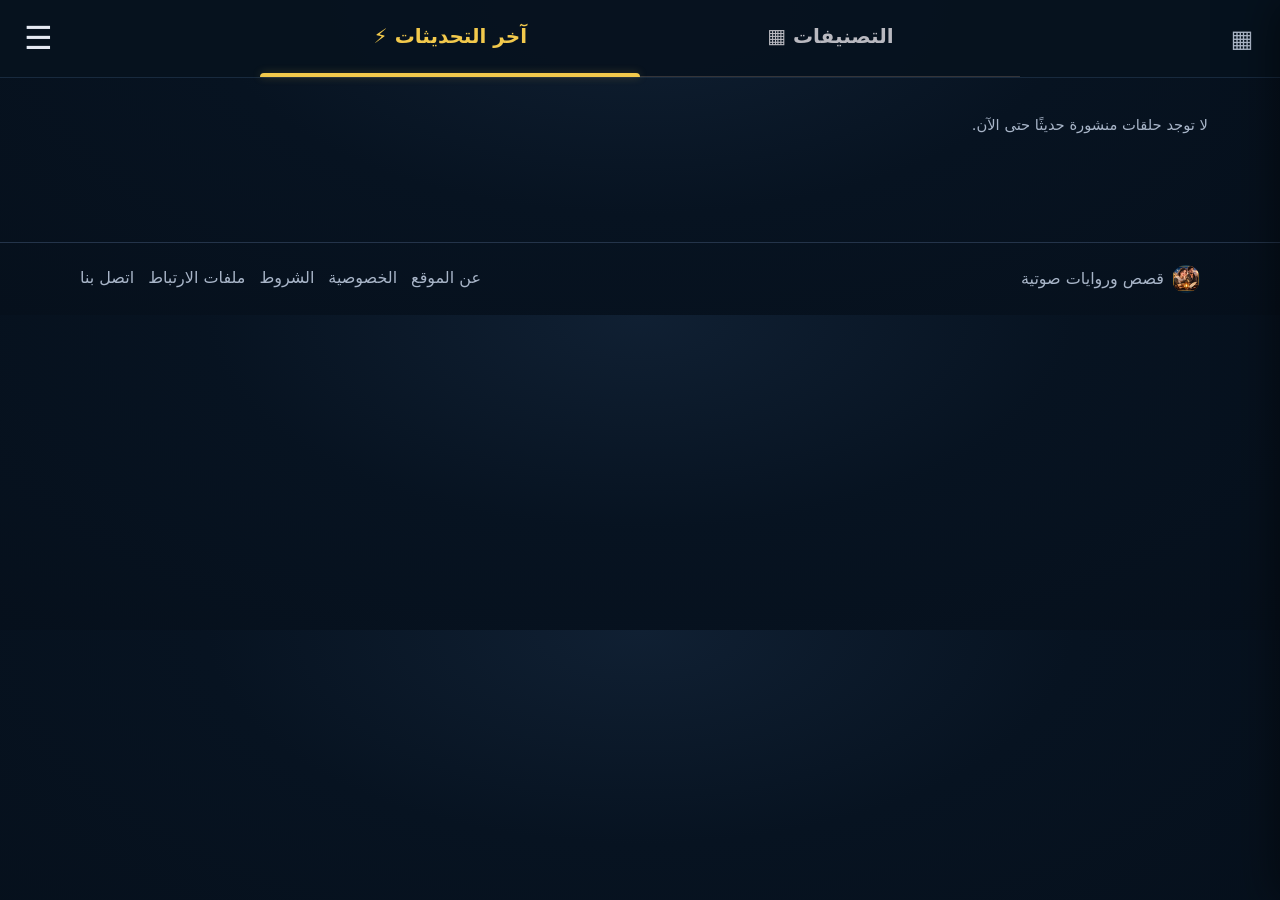
<file: index.html>
<!doctype html>
<html lang="ar" dir="rtl">
<head>
  <meta charset="utf-8">
  <meta name="viewport" content="width=device-width, initial-scale=1">
  <meta name="theme-color" content="#101113">
  <meta name="description" content="قصص وروايات صوتية متنوعة، استمع إلى حكايات مشوقة وقصص ممتعة عبر موقع قصص وروايات صوتية.">
  <meta name="google-site-verification" content="XAhgnlTrDhmB5cNO_rhz_a_rz9Sekqa3Rh0J5rwf058">
  <meta name="google-adsense-account" content="ca-pub-8926612269781002">

  <title>قصص وروايات صوتية</title>

  <link rel="stylesheet" href="/style.css">

  <script async src="https://pagead2.googlesyndication.com/pagead/js/adsbygoogle.js?client=ca-pub-8926612269781002" crossorigin="anonymous"></script>

  <!-- Google Analytics 4 -->
  <script async src="https://www.googletagmanager.com/gtag/js?id=G-Z23GT7529M"></script>
  <script>
    window.dataLayer = window.dataLayer || [];
    function gtag(){dataLayer.push(arguments);}
    gtag('js', new Date());
    gtag('config', 'G-Z23GT7529M');
  </script>
</head>

<body>

  <!-- الشريط العلوي -->
  <header class="topbar">
    <button id="menuBtn" class="iconbtn header-menu" type="button"
      aria-label="فتح القائمة" aria-expanded="false">☰</button>
    <nav class="header-home-tabs" role="tablist" aria-label="التنقل بين آخر التحديثات والتصنيفات">
      <button id="latestTab" class="header-home-tab active" type="button" role="tab"
        aria-selected="true" aria-controls="latestPanel">⚡ آخر التحديثات</button>
      <button id="categoriesTab" class="header-home-tab" type="button" role="tab"
        aria-selected="false" aria-controls="categoriesPanel">▦ التصنيفات</button>
    </nav>
    <button class="header-tool header-view-toggle" id="viewToggle" type="button" aria-label="طريقة العرض">▦</button>
  </header>

  <!-- القائمة الجانبية -->
  <aside id="sideMenu" class="side-menu"
    aria-label="القائمة الجانبية" aria-hidden="true">

    <div class="visitor-account">
      <div class="visitor-avatar" aria-hidden="true">
        <svg viewBox="0 0 24 24">
          <circle cx="12" cy="7" r="4"/>
          <path d="M4 21c0-4.4 3.6-7 8-7s8 2.6 8 7"/>
        </svg>
      </div>

      <strong>الأدمن</strong>
      <a class="visitor-login" href="/login.html">تسجيل الدخول</a>
    </div>

    <div class="side-head">
      <h2>القائمة</h2>
      <button id="closeMenu" class="close-menu" type="button"
        aria-label="إغلاق القائمة">×</button>
    </div>

    <nav class="side-links">
      <a href="/"><span class="nav-icon">⌂</span><span>الرئيسية</span></a>
      <a href="/search.html" data-library-view="search"><span class="nav-icon">🔍</span><span>البحث عن قصة</span></a>
      <a href="/categories/"><span class="nav-icon">▦</span><span>التصنيفات</span></a>
      <div class="side-subheading">قائمتي</div>
      <a href="/?list=want" data-story-list-view="want"><span class="nav-icon">＋</span><span>أرغب بمشاهدتها</span></a>
      <a href="/?list=watching" data-story-list-view="watching"><span class="nav-icon">▷</span><span>أشاهدها حاليا</span></a>
      <a href="/?list=watched" data-story-list-view="watched"><span class="nav-icon">▶</span><span>تم مشاهدتها</span></a>
      <a href="/?list=later" data-story-list-view="later"><span class="nav-icon">Ⅱ</span><span>أكملها لاحقًا</span></a>
      <a href="/?list=avoid" data-story-list-view="avoid"><span class="nav-icon">－</span><span>لا أرغب بمشاهدتها</span></a>
      <a href="/history.html" data-library-view="history"><span class="nav-icon">🕘</span><span>سجل المشاهدة</span></a>
      <a href="/watch-later.html" data-library-view="later"><span class="nav-icon">📌</span><span>المشاهدة لاحقًا</span></a>
      <a href="/favorites.html" data-library-view="favorites"><span class="nav-icon">❤️</span><span>المفضلة</span></a>
      <a href="/about.html"><span class="nav-icon">i</span><span>عن الموقع</span></a>
      <a href="/privacy.html"><span class="nav-icon">⌕</span><span>سياسة الخصوصية</span></a>
      <a href="/terms.html"><span class="nav-icon">▤</span><span>شروط الاستخدام</span></a>
      <a href="/cookies.html"><span class="nav-icon">◉</span><span>سياسة ملفات الارتباط</span></a>
      <a href="/disclaimer.html"><span class="nav-icon">!</span><span>إخلاء المسؤولية</span></a>
      <a href="/contact.html"><span class="nav-icon">✉</span><span>اتصل بنا</span></a>
    </nav>

    <div class="side-foot">© قصص وروايات صوتية</div>
  </aside>

  <div id="menuOverlay" class="menu-overlay" hidden></div>

  <!-- المحتوى الرئيسي -->
  <main class="wrap">

    <!-- البحث وقوائم الزائر -->
    <section id="librarySection" class="library-section" hidden>
      <button id="backFromLibrary" class="back" type="button">← العودة إلى القصص</button>
      <h2 id="libraryTitle">البحث عن قصة</h2>

      <div id="storySearchWrap">
        <input id="storySearchInput" type="search"
          placeholder="اكتب عنوان القصة..." aria-label="البحث عن قصة">
      </div>

      <div id="libraryStories" class="stories"></div>
      <p id="libraryEmpty" class="muted" hidden>لا توجد قصص هنا حتى الآن.</p>
    </section>

    <!-- الصفحة الرئيسية مستقلة عن صفحة التصنيفات -->
    <div id="homeSections" class="home-sections">
      <section id="latestPanel" class="latest-section home-section" role="tabpanel" aria-labelledby="latestTab">
        <div id="latestStories" class="stories latest-grid" aria-label="آخر التحديثات">
          <p class="muted">جارٍ تحميل القصص...</p>
        </div>
      </section>

      <section id="categoriesPanel" class="home-categories-section home-section" role="tabpanel"
        aria-labelledby="categoriesTab" hidden>
        <div class="home-section-heading">
          <h2 id="categoriesHeading">تصنيفات القصص</h2>
          <span id="categoryCount" class="home-section-note">9 تصنيفات</span>
        </div>
        <div id="categories" class="categories home-categories-grid" aria-label="تصنيفات القصص"></div>
      </section>
    </div>

    <!-- قصص التصنيف المحدد -->
    <section id="storySection" class="stories-section" hidden>
      <div class="section-title">
        <div>
          <button id="backCategories" class="back" type="button">← كل التصنيفات</button>
          <h2 id="selectedTitle"></h2>
        </div>
        <span id="storyCount" class="muted"></span>
      </div>

      <div class="category-tabs" role="tablist" aria-label="عرض قصص التصنيف">
        <button id="allStoriesTab" class="category-tab active"
          type="button" role="tab" aria-selected="true">القصص</button>

        <button id="topStoriesTab" class="category-tab"
          type="button" role="tab" aria-selected="false">الأكثر استماعًا</button>
      </div>

      <div id="stories" class="stories" role="tabpanel"></div>
      <div id="categoryTopStories" class="stories top-stories"
        role="tabpanel" hidden></div>
    </section>

    <!-- تفاصيل القصة -->
    <section id="playerSection" class="player-section story-detail-page" hidden>
      <header class="story-detail-topbar">
        <button id="closePlayer" class="story-back-icon" type="button" aria-label="العودة إلى القصص">‹</button>
        <h1 id="detailTopTitle"></h1>
        <button id="commentsTabQuick" class="story-top-icon" type="button" aria-label="التعليقات">▤</button>
        <button id="detailHeartQuick" class="story-top-icon" type="button" aria-label="إضافة للمفضلة">♡</button>
      </header>
      <nav class="story-detail-tabs" aria-label="أقسام القصة">
        <button type="button" class="story-detail-tab active" data-detail-tab="details" aria-selected="true">التفاصيل</button>
        <button type="button" class="story-detail-tab" data-detail-tab="episodes" aria-selected="false">الحلقات</button>
        <button type="button" class="story-detail-tab" data-detail-tab="comments" aria-selected="false">التعليقات</button>
      </nav>

      <article class="detail-card">
        <div class="detail-heading">
          <img id="detailImage" alt="">
          <div class="detail-title-wrap">
            <h2 id="detailTitle"></h2>
            <span class="story-status-pill">مستمرة</span>
            <p id="detailEpisodeCount" class="detail-episode-count">الحلقات متاحة</p>
            <p id="detailPublishDate" class="story-publish-date detail-publish-date"></p>
          </div>
        </div>
        <div class="detail-stats-row">
          <div class="detail-rating"><span class="rating-star">★</span><span><strong>4.8</strong>/5<small>التقييم</small></span></div>
          <button id="detailListButton" class="detail-list-button" type="button"><b>＋</b><span>قائمتي</span></button>
        </div>

        <section class="description-box">
          <button id="descriptionToggle" class="description-toggle"
            type="button" aria-expanded="false">
            <span>وصف القصة</span>
            <span id="descriptionArrow" class="arrow">⌄</span>
          </button>

          <div id="descriptionContent" class="description-content collapsed">
            <p id="playerDescription" class="description"></p>
          </div>
        </section>
        <div id="storyGenreTags" class="story-genre-tags" aria-label="تصنيفات القصة"></div>
        <section class="story-characters-section">
          <h2>الشخصيات الرئيسية</h2>
          <div class="story-characters-grid">
            <article class="story-character"><img id="characterImageOne" alt="صورة الشخصية"><strong>البطلة</strong></article>
            <article class="story-character"><img id="characterImageTwo" alt="صورة الشخصية"><strong>البطل</strong></article>
            <article class="story-character"><img id="characterImageThree" alt="صورة الشخصية"><strong>شخصية محورية</strong></article>
          </div>
        </section>

        <p id="playerMeta" class="muted views-meta"></p>
      </article>

      <!-- قائمة الحلقات المنشورة، بنفس نمط القائمة المرجعية -->
      <section id="storyEpisodesPanel" class="story-episodes-panel" aria-label="الحلقات المنشورة" hidden>
        <div id="storyEpisodesList" class="story-episodes-list"></div>
        <p id="storyEpisodesEmpty" class="story-episodes-empty" hidden>لا توجد حلقات منشورة لهذه القصة حتى الآن.</p>
      </section>

      <div id="storyCommentsPanel" class="story-comments-panel" hidden>      <section id="commentsSection" class="comments-section" aria-label="تعليقات القصة">
        <div class="comments-heading">
          <h2>التعليقات <span id="commentsCount" class="comments-count">0</span></h2>
          <label class="comments-sort-label" for="commentsSort">ترتيب</label>
          <select id="commentsSort" aria-label="ترتيب التعليقات">
            <option value="latest">الأحدث</option>
            <option value="popular">الأكثر إعجابًا</option>
          </select>
        </div>
        <form id="commentForm" class="comment-form comment-form-compact">
          <div class="comment-compose-row">
            <button id="commentAvatarToggle" class="comment-avatar-toggle" type="button" aria-label="تغيير الصورة الرمزية" aria-expanded="false" aria-controls="commentAvatarPicker"><img id="commentAvatarPreview" src="/assets/avatars/avatar-girl-1.webp" alt="صورتك الرمزية"><span class="avatar-edit-mark">⌄</span></button>
            <textarea id="commentText" rows="2" maxlength="1000" placeholder="اكتب تعليقك هنا..." required aria-label="اكتب تعليقك هنا"></textarea>
            <button id="commentSubmit" class="comment-send" type="submit" aria-label="نشر التعليق">➤</button>
          </div>
          <div class="comment-avatar-popover" id="commentAvatarPopover" hidden>
            <p class="avatar-picker-label">اختر صورتك الرمزية</p>
            <div id="commentAvatarPicker" class="comment-avatar-picker" role="group" aria-label="اختر صورة رمزية">
              <button type="button" class="avatar-choice" data-avatar="avatar-girl-1" aria-label="فتاة 1"><img src="/assets/avatars/avatar-girl-1.webp" alt=""></button>
              <button type="button" class="avatar-choice" data-avatar="avatar-boy-1" aria-label="ولد 1"><img src="/assets/avatars/avatar-boy-1.webp" alt=""></button>
              <button type="button" class="avatar-choice" data-avatar="avatar-girl-2" aria-label="فتاة 2"><img src="/assets/avatars/avatar-girl-2.webp" alt=""></button>
              <button type="button" class="avatar-choice" data-avatar="avatar-boy-2" aria-label="ولد 2"><img src="/assets/avatars/avatar-boy-2.webp" alt=""></button>
              <button type="button" class="avatar-choice" data-avatar="avatar-girl-3" aria-label="فتاة 3"><img src="/assets/avatars/avatar-girl-3.webp" alt=""></button>
              <button type="button" class="avatar-choice" data-avatar="avatar-boy-3" aria-label="ولد 3"><img src="/assets/avatars/avatar-boy-3.webp" alt=""></button>
            </div>
            <label class="comment-name-compact" for="commentName">اسم مستعار (اختياري)</label>
            <input id="commentName" maxlength="40" placeholder="اسم مستعار (اختياري)" autocomplete="nickname">
          </div>
          <p id="commentFormMsg" class="comment-form-msg" role="status">يمكنك التعليق دون تسجيل الدخول.</p>
        </form>
        <div id="commentsList" class="comments-list" aria-live="polite"></div>
        <button id="commentsMore" class="comments-more" type="button" hidden>عرض المزيد من التعليقات ⌄</button>
      </section></div>
    </section>

    <div id="storyListOverlay" class="story-list-overlay" hidden>
      <button type="button" class="story-list-backdrop" data-close-story-list aria-label="إغلاق القائمة"></button>
      <section class="story-list-sheet" role="dialog" aria-modal="true" aria-labelledby="storyListHeading">
        <h2 id="storyListHeading">قائمتي</h2>
        <div id="storyListOptions" class="story-list-options"></div>
      </section>
    </div>

    <!-- صفحة أجزاء القصة -->
    <section id="partsSection" class="parts-section" hidden>
      <button id="backToStoryFromParts" class="back" type="button">
        ← العودة إلى القصة
      </button>

      <article class="parts-page-card">
        <div class="parts-page-heading">
          <img id="partsStoryImage" alt="غلاف القصة">

          <div>
            <p class="eyebrow">أجزاء القصة</p>
            <h2 id="partsStoryTitle"></h2>
            <p id="partsPublishDate" class="story-publish-date parts-publish-date"></p>
          </div>
        </div>

        <div id="partsPageList" class="story-parts-list"
          aria-label="أجزاء القصة"></div>
      </article>
    </section>

    <!-- مشغل الصوت -->
    <section id="listenSection" class="listen-section" hidden>
      <button id="backToDetails" class="back" type="button">
        ← العودة إلى وصف القصة
      </button>

      <article id="musicPlayer" class="music-player">
        <div class="music-cover-wrap">
          <img id="listenImage" class="music-cover" alt="غلاف القصة">
        </div>

        <h2 id="listenTitle" class="music-title"></h2>
        <p class="music-subtitle">قصص وروايات صوتية</p>
        <p id="listenPublishDate" class="story-publish-date listen-publish-date"></p>

        <div id="audioWaveform" class="audio-waveform"
          role="img" aria-label="موجات صوتية للقصة"></div>

        <audio id="audioPlayer" preload="metadata"></audio>

        <div class="timeline">
          <span id="currentTime">0:00</span>
          <input id="seekBar" type="range" min="0" max="1000"
            value="0" aria-label="موضع التشغيل">
          <span id="duration">0:00</span>
        </div>

        <div class="player-controls">
          <button id="seekBack" type="button" aria-label="رجوع 15 ثانية">↶ 15</button>

          <button id="playPause" class="play-button"
            type="button" aria-label="تشغيل">▶</button>

          <button id="seekForward" type="button" aria-label="تقديم 15 ثانية">15 ↷</button>
        </div>

        <div class="extra-audio-controls">
          <label>
            سرعة الصوت
            <select id="playbackSpeed" aria-label="سرعة الصوت">
              <option value="0.75">0.75x</option>
              <option value="1" selected>1x</option>
              <option value="1.25">1.25x</option>
              <option value="1.5">1.5x</option>
              <option value="2">2x</option>
            </select>
          </label>
        </div>

        <p class="music-hint">
          اضغط على ▶ لبدء الاستماع. يمكنك تحريك الشريط أو تغيير سرعة الصوت،
          وسيُحفظ موضع توقفك على هذا الجهاز.
        </p>
      </article>

      <!-- أجزاء القصة أثناء الاستماع -->
      <section id="storyPartsPublic" class="story-parts-public"
        hidden aria-label="أجزاء القصة أثناء الاستماع"></section>

      <!-- تعليقات الزوار: تظهر أسفل أجزاء القصة وقبل القصص المقترحة -->


      <!-- القصص المقترحة -->
      <section class="recommendations">
        <div class="section-title">
          <h2>قصص مقترحة لك</h2>
        </div>

        <div id="recommendedStories" class="stories"></div>
      </section>
    </section>

    <div id="notice" class="notice" role="status" hidden></div>

  </main>

  <!-- تذييل الموقع -->
  <footer>
    <span class="footer-brand">
      <img src="/logo.png" alt="">
      قصص وروايات صوتية
    </span>

    <div class="footer-links">
      <a href="/about.html">عن الموقع</a>
      <a href="/privacy.html">الخصوصية</a>
      <a href="/terms.html">الشروط</a>
      <a href="/cookies.html">ملفات الارتباط</a>
      <a href="/contact.html">اتصل بنا</a>
    </div>
  </footer>

  <!-- ملفات تشغيل الموقع -->
  <script src="/config.js"></script>
  <script src="/app.js"></script>

</body>
</html>
</file>
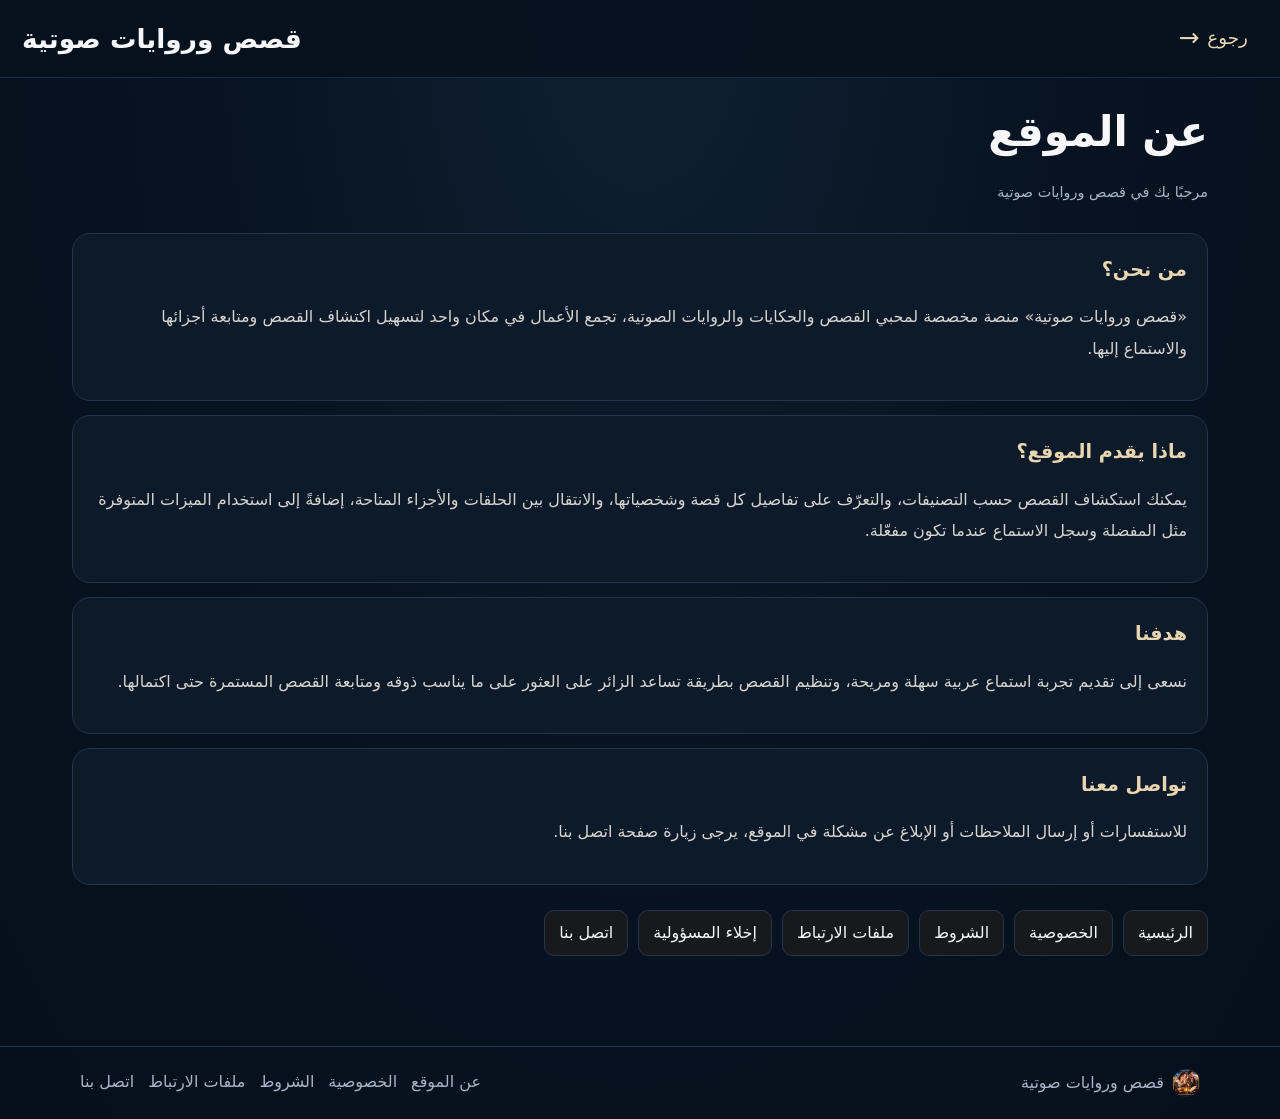
<file: about.html>
<!doctype html>
<html lang="ar" dir="rtl">
<head>
  <meta charset="utf-8">
  <meta name="viewport" content="width=device-width,initial-scale=1">
  <meta name="description" content="تعرّف على موقع قصص وروايات صوتية، وجهتك للاستماع إلى القصص والحكايات والروايات الصوتية.">
  <title>عن الموقع | قصص وروايات صوتية</title>
  <link rel="stylesheet" href="style.css">
  <meta name="google-adsense-account" content="ca-pub-8926612269781002">
  <script async src="https://pagead2.googlesyndication.com/pagead/js/adsbygoogle.js?client=ca-pub-8926612269781002" crossorigin="anonymous"></script>
</head>
<body>
  <header class="topbar">
    <a class="brand" href="./"><img src="logo.png" alt="شعار قصص وروايات صوتية"><span>قصص وروايات صوتية</span></a>
    <a class="back-page" href="./" onclick="if (history.length > 1) { event.preventDefault(); history.back(); }" aria-label="العودة إلى الصفحة السابقة"><span aria-hidden="true">→</span><span>رجوع</span></a>
  </header>
  <main class="wrap legal-page">
    <h1>عن الموقع</h1>
    <p class="legal-updated">مرحبًا بك في قصص وروايات صوتية</p>
    <div class="legal-card">
      <h2>من نحن؟</h2>
      <p>«قصص وروايات صوتية» منصة مخصصة لمحبي القصص والحكايات والروايات الصوتية، تجمع الأعمال في مكان واحد لتسهيل اكتشاف القصص ومتابعة أجزائها والاستماع إليها.</p>
    </div>
    <div class="legal-card">
      <h2>ماذا يقدم الموقع؟</h2>
      <p>يمكنك استكشاف القصص حسب التصنيفات، والتعرّف على تفاصيل كل قصة وشخصياتها، والانتقال بين الحلقات والأجزاء المتاحة، إضافةً إلى استخدام الميزات المتوفرة مثل المفضلة وسجل الاستماع عندما تكون مفعّلة.</p>
    </div>
    <div class="legal-card">
      <h2>هدفنا</h2>
      <p>نسعى إلى تقديم تجربة استماع عربية سهلة ومريحة، وتنظيم القصص بطريقة تساعد الزائر على العثور على ما يناسب ذوقه ومتابعة القصص المستمرة حتى اكتمالها.</p>
    </div>
    <div class="legal-card">
      <h2>تواصل معنا</h2>
      <p>للاستفسارات أو إرسال الملاحظات أو الإبلاغ عن مشكلة في الموقع، يرجى زيارة صفحة <a href="contact.html">اتصل بنا</a>.</p>
    </div>
    <div class="legal-nav">
      <a href="./">الرئيسية</a><a href="privacy.html">الخصوصية</a><a href="terms.html">الشروط</a><a href="cookies.html">ملفات الارتباط</a><a href="disclaimer.html">إخلاء المسؤولية</a><a href="contact.html">اتصل بنا</a>
    </div>
  </main>
  <footer>
    <span class="footer-brand"><img src="logo.png" alt=""> قصص وروايات صوتية</span>
    <div class="footer-links"><a href="about.html">عن الموقع</a><a href="privacy.html">الخصوصية</a><a href="terms.html">الشروط</a><a href="cookies.html">ملفات الارتباط</a><a href="contact.html">اتصل بنا</a></div>
  </footer>
</body>
</html>
</file>
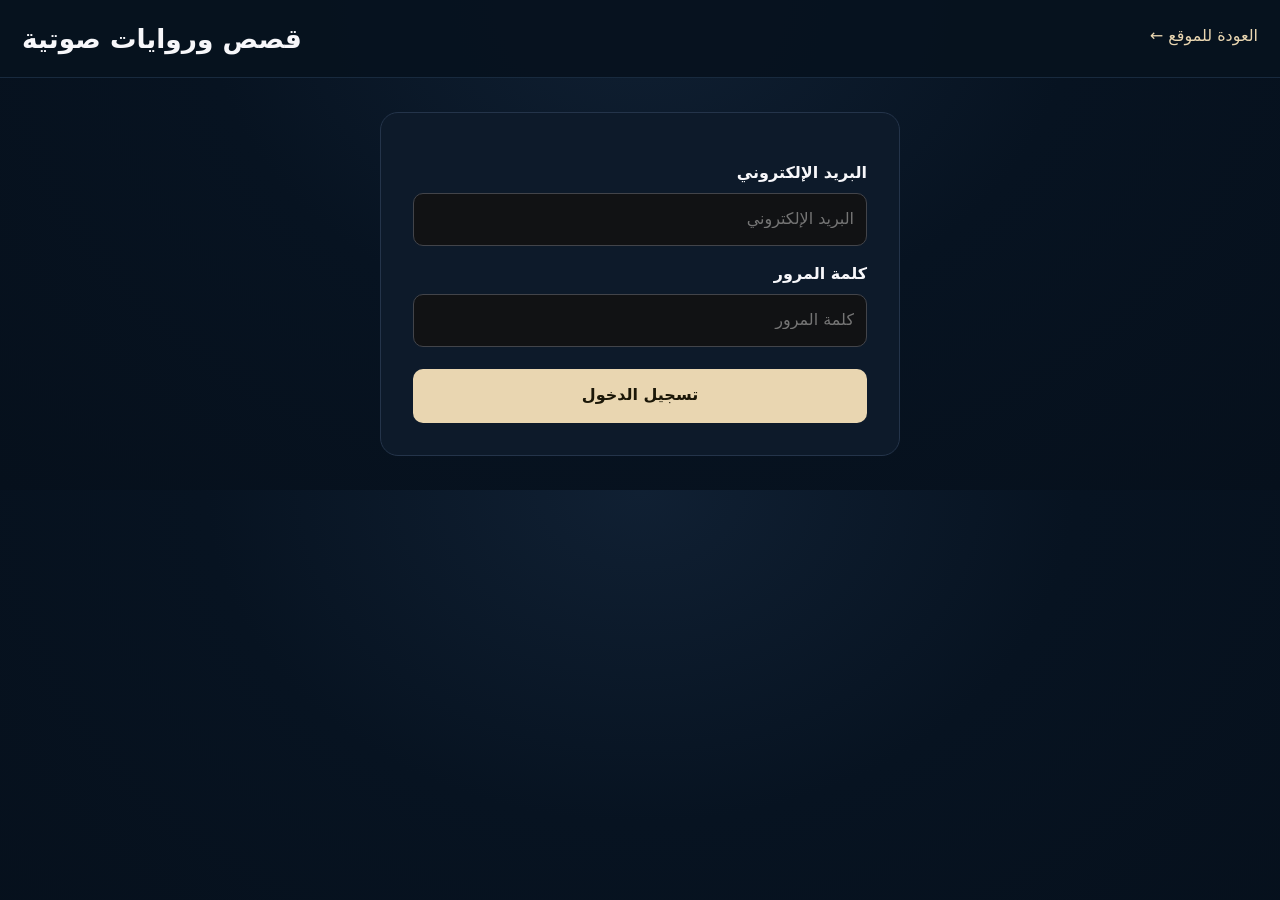
<file: admin.html>
<!doctype html>
<html lang="ar" dir="rtl">
<head>
  <meta charset="utf-8">
  <meta name="viewport" content="width=device-width,initial-scale=1">
  <meta name="theme-color" content="#101113">
  <meta name="robots" content="noindex,nofollow">
  <title>لوحة إدارة القصص | قصص وروايات صوتية</title>
  <link rel="stylesheet" href="style.css">
  <link rel="stylesheet" href="admin.css">
  <meta name="google-adsense-account" content="ca-pub-8926612269781002">
  <script async src="https://pagead2.googlesyndication.com/pagead/js/adsbygoogle.js?client=ca-pub-8926612269781002" crossorigin="anonymous"></script>
</head>
<body>
  <header class="topbar">
    <a class="brand" href="./">
      <img src="logo.png" alt="شعار قصص وروايات صوتية">
      <span>قصص وروايات صوتية</span>
    </a>
    <a href="./" class="back" aria-label="العودة إلى الموقع">← العودة للموقع</a>
  </header>

  <main class="admin-wrap">
    <section id="login" class="panel">
      <label for="email">البريد الإلكتروني</label>
      <input id="email" type="email" autocomplete="username" placeholder="البريد الإلكتروني">

      <label for="password">كلمة المرور</label>
      <input id="password" type="password" autocomplete="current-password" placeholder="كلمة المرور">

      <button id="loginBtn" class="primary">تسجيل الدخول</button>
      <p id="loginMsg" class="error" hidden></p>
    </section>

    <div id="dashboard" hidden>
      <nav class="admin-tabs" aria-label="أقسام لوحة الإدارة">
        <button type="button" class="admin-tab active" data-admin-tab="storyFormPanel">إضافة قصة صوتية</button>
        <button type="button" class="admin-tab" data-admin-tab="partsPanel">إدارة أجزاء القصص</button>
        <button type="button" class="admin-tab" data-admin-tab="categoriesPanel">إدارة التصنيفات</button>
        <button type="button" class="admin-tab" data-admin-tab="commentsAdminPanel">إدارة التعليقات</button>
        <button type="button" class="admin-tab" data-admin-tab="publishedPanel">القصص المنشورة</button>
      </nav>
      <div class="panel admin-tab-panel" id="storyFormPanel">
        <h1>إضافة قصة صوتية</h1>
        <p class="muted">
          ارفعي ملف MP3 وصورة مربعة 1:1، ويمكنك إضافة صورة عريضة 16:9 لعرض القصة في القوائم.
        </p>

        <form id="storyForm">
          <input id="storyId" type="hidden">

          <label for="title">عنوان القصة</label>
          <input id="title" required maxlength="180">

          <label for="category">تصنيفات القصة</label>
          <select id="category" multiple size="5" required aria-describedby="categoryHelp"></select>
          <small id="categoryHelp">يمكنك اختيار أكثر من تصنيف. على الهاتف اضغطي على كل تصنيف تريدين إضافته.</small>

          <label for="storyStatus">حالة القصة</label>
          <select id="storyStatus">
            <option value="ongoing">مستمرة</option>
            <option value="completed">مكتملة</option>
          </select>

          <label for="description">وصف القصة</label>
          <textarea id="description" rows="4" maxlength="5000"></textarea>

          <label for="totalEpisodes">عدد حلقات القصة</label>
          <input id="totalEpisodes" type="number" min="1" max="999" step="1" inputmode="numeric" placeholder="مثال: 10" required>
          <small>اكتبي العدد الإجمالي المخطط للقصة. ستظهر عبارة «الحلقة الأخيرة» عند نشر الحلقة التي تحمل هذا الرقم فقط.</small>

          <div class="field-grid">
            <div>
              <label for="audio">ملف القصة MP3</label>
              <input id="audio" type="file" accept="audio/mpeg,audio/mp3,.mp3" required>
              <small>يفضل أن يكون الملف أقل من 100 ميغابايت.</small>
            </div>

            <div>
              <label for="image">الصورة المصغرة المربعة 1:1</label>
              <input id="image" type="file" accept="image/jpeg,image/png,image/webp" required>
              <small>صورة مربعة JPG أو PNG أو WebP.</small>
            </div>

            <div>
              <label for="wideImage">الصورة المصغرة العريضة 16:9 (اختيارية)</label>
              <input id="wideImage" type="file" accept="image/jpeg,image/png,image/webp">
              <small>تظهر هذه الصورة الكبيرة في قائمة القصص.</small>
              <div id="wideImageCurrent" class="muted" hidden>
                توجد صورة عريضة محفوظة؛ ارفعي صورة جديدة لاستبدالها.
              </div>
            </div>
          </div>

          <h3>الشخصيات الرئيسية (اختياري)</h3>
          <p class="muted">يمكنك رفع صورة مربعة 1:1 وتحديد اسم مخصص لكل شخصية. اتركي الصورة فارغة إذا لم ترغبي بعرضها.</p>
          <div class="field-grid character-fields">
            <div>
              <label for="characterOneName">اسم البطلة</label>
              <input id="characterOneName" maxlength="100" placeholder="البطلة">
              <label for="characterOneImage">صورة البطلة 1:1</label>
              <input id="characterOneImage" type="file" accept="image/jpeg,image/png,image/webp">
              <small id="characterOneCurrent" class="muted" hidden>توجد صورة محفوظة؛ ارفعي صورة جديدة لاستبدالها.</small>
            </div>
            <div>
              <label for="characterTwoName">اسم البطل</label>
              <input id="characterTwoName" maxlength="100" placeholder="البطل">
              <label for="characterTwoImage">صورة البطل 1:1</label>
              <input id="characterTwoImage" type="file" accept="image/jpeg,image/png,image/webp">
              <small id="characterTwoCurrent" class="muted" hidden>توجد صورة محفوظة؛ ارفعي صورة جديدة لاستبدالها.</small>
            </div>
            <div>
              <label for="characterThreeName">اسم الشخصية المحورية</label>
              <input id="characterThreeName" maxlength="100" placeholder="شخصية محورية">
              <label for="characterThreeImage">صورة الشخصية المحورية 1:1</label>
              <input id="characterThreeImage" type="file" accept="image/jpeg,image/png,image/webp">
              <small id="characterThreeCurrent" class="muted" hidden>توجد صورة محفوظة؛ ارفعي صورة جديدة لاستبدالها.</small>
            </div>
          </div>

          <div class="actions">
            <button class="primary" id="publish">نشر القصة</button>
            <button type="button" class="secondary" id="cancelEdit" hidden>إلغاء التعديل</button>
          </div>

          <p id="formMsg" class="muted" role="status"></p>
        </form>
      </div>

      <div class="panel">
        <div class="section-title">
          <h2>إدارة التصنيفات</h2>
          <span class="muted">إضافة وتعديل وحذف التصنيفات</span>
        </div>

        <form id="categoryForm">
          <label for="newCategoryName">اسم التصنيف الجديد</label>
          <input id="newCategoryName" maxlength="100" required>

          <label for="newCategoryImage">صورة الغلاف المربعة 1:1</label>
          <input id="newCategoryImage" type="file" accept="image/jpeg,image/png,image/webp" required>

          <small>يجب أن تكون الصورة مربعة، مثل 800 × 800 بكسل.</small>

          <button class="primary" type="submit">إضافة التصنيف</button>
          <p id="categoryFormMsg" class="muted" role="status"></p>
        </form>

        <hr>
        <div id="categoryAdmin" class="cat-admin"></div>
      </div>

      <div class="panel admin-tab-panel" id="partsPanel" hidden>
        <div class="section-title">
          <h2>إدارة أجزاء القصص</h2>
        </div>

        <p class="muted">
          اختاري قصة لإضافة أجزاء صوتية. القصص القديمة ستبقى تعمل بملفها الأصلي إذا لم تضيفي أجزاء.
        </p>

        <label for="partsStorySelect">القصة</label>
        <select id="partsStorySelect">
          <option value="">اختاري قصة</option>
        </select>

        <form id="partForm">
          <input id="partId" type="hidden">

          <label for="partTitle">عنوان الجزء</label>
          <input id="partTitle" maxlength="180" required>

          <label for="partAudio">ملف الجزء MP3</label>
          <input
            id="partAudio"
            type="file"
            accept="audio/mpeg,audio/mp3,.mp3"
          >

          <small>
            اختاري ملف MP3 من تطبيق الملفات في الهاتف.
            عند تعديل جزء، اتركي الملف فارغًا للاحتفاظ بالصوت الحالي.
          </small>

          <label for="partImage">الصورة المصغّرة للجزء (مربعة 1:1)</label>
          <input
            id="partImage"
            type="file"
            accept="image/jpeg,image/png,image/webp,.jpg,.jpeg,.png,.webp"
          >

          <small>
            اختياري. يفضّل أن تكون الصورة 800 × 800 بكسل.
            اتركيها فارغة للاحتفاظ بالصورة الحالية عند التعديل.
          </small>

          <div id="partImageCurrent" class="part-image-current" hidden></div>

          <div class="actions">
            <button class="primary" type="submit" id="savePart">حفظ الجزء</button>
            <button class="secondary" type="button" id="cancelPart" hidden>إلغاء</button>
          </div>

          <p id="partFormMsg" class="muted" role="status"></p>
        </form>

        <div id="partsAdmin" class="parts-admin"></div>
      </div>

      <div class="panel admin-tab-panel" id="commentsAdminPanel" hidden>
        <div class="section-title">
          <h2>إدارة التعليقات</h2>
          <button id="refreshCommentsAdmin" class="secondary" type="button">تحديث التعليقات</button>
        </div>
        <p class="muted">عرض تعليقات الزوار وردودهم، مع إمكانية حذف أي تعليق من لوحة الإدارة.</p>
        <div id="commentsAdminMsg" class="muted" role="status"></div>
        <div id="commentsAdminList" class="comments-admin-list"></div>
      </div>

      <div class="panel">
        <div class="section-title">
          <h2>القصص المنشورة</h2>
          <button id="logout" class="secondary">تسجيل الخروج</button>
        </div>
        <div id="storyAdmin"></div>
      </div>
    </div>
  </main>

  <script src="config.js"></script>
  <script src="admin.js"></script>
</body>
</html>
</file>
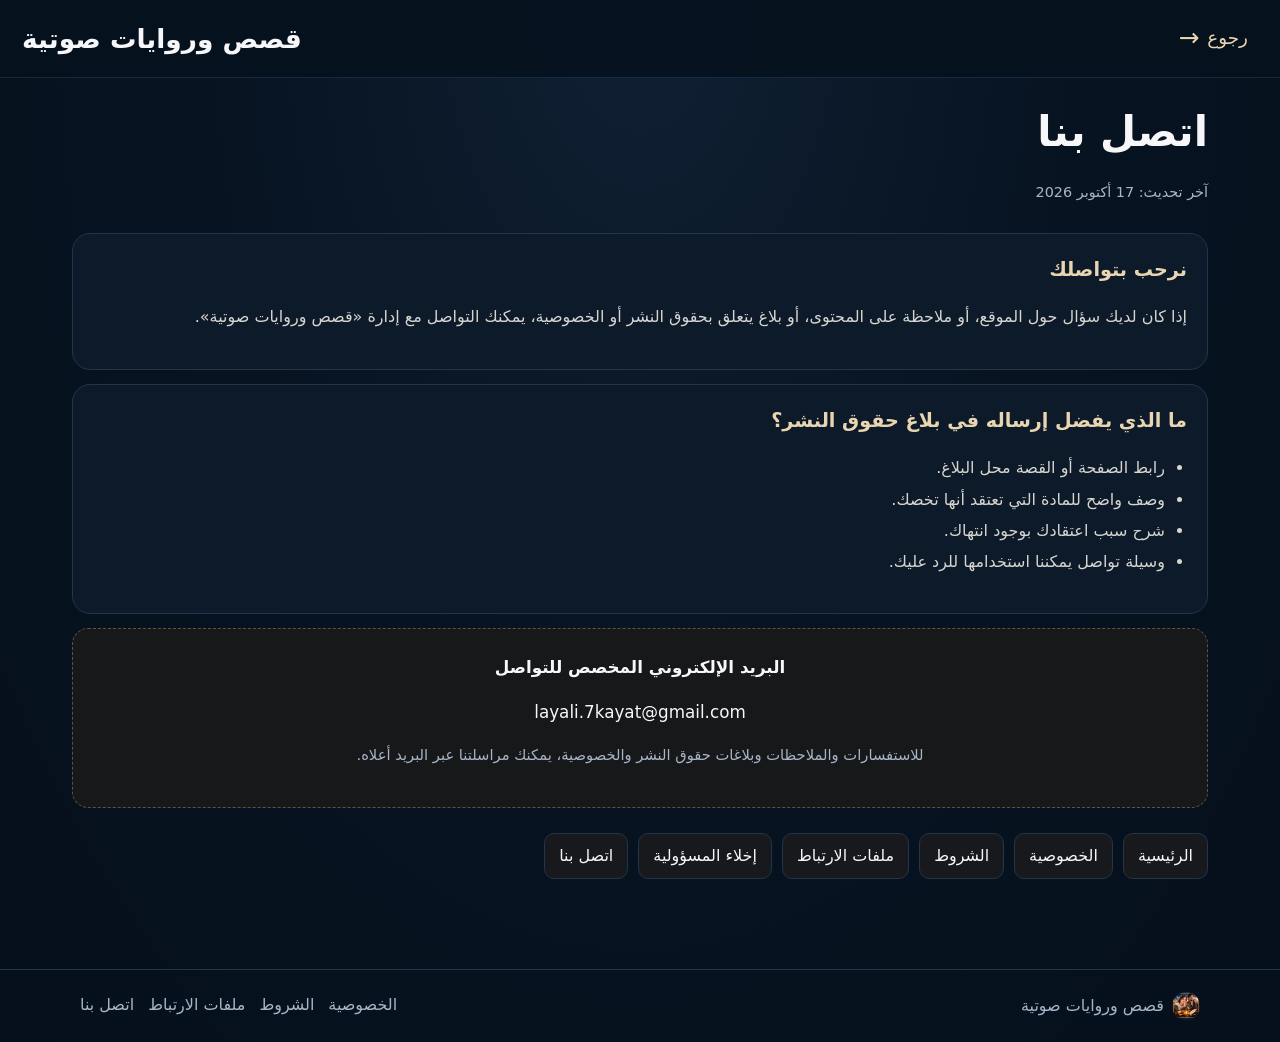
<file: contact.html>
<!doctype html><html lang="ar" dir="rtl"><head><meta charset="utf-8"><meta name="viewport" content="width=device-width,initial-scale=1"><meta name="description" content="اتصل بنا - قصص وروايات صوتية"><title>اتصل بنا | قصص وروايات صوتية</title><link rel="stylesheet" href="style.css"><meta name="google-adsense-account" content="ca-pub-8926612269781002">
<script async src="https://pagead2.googlesyndication.com/pagead/js/adsbygoogle.js?client=ca-pub-8926612269781002"
     crossorigin="anonymous"></script>
</head><body><header class="topbar"><a class="brand" href="./"><img src="logo.png" alt="شعار قصص وروايات صوتية"> <span>قصص وروايات صوتية</span></a><a class="back-page" href="./" onclick="if (history.length > 1) { event.preventDefault(); history.back(); }" aria-label="العودة إلى الصفحة السابقة"><span aria-hidden="true">→</span><span>رجوع</span></a></header><main class="wrap legal-page"><h1>اتصل بنا</h1><p class="legal-updated">آخر تحديث: 17 أكتوبر 2026</p><div class="legal-card"><h2>نرحب بتواصلك</h2><p>إذا كان لديك سؤال حول الموقع، أو ملاحظة على المحتوى، أو بلاغ يتعلق بحقوق النشر أو الخصوصية، يمكنك التواصل مع إدارة «قصص وروايات صوتية».</p></div>
<div class="legal-card"><h2>ما الذي يفضل إرساله في بلاغ حقوق النشر؟</h2><ul><li>رابط الصفحة أو القصة محل البلاغ.</li><li>وصف واضح للمادة التي تعتقد أنها تخصك.</li><li>شرح سبب اعتقادك بوجود انتهاك.</li><li>وسيلة تواصل يمكننا استخدامها للرد عليك.</li></ul></div>
<div class="contact-box"><strong>البريد الإلكتروني المخصص للتواصل</strong><p><a href="mailto:layali.7kayat@gmail.com">layali.7kayat@gmail.com</a></p><p class="muted">للاستفسارات والملاحظات وبلاغات حقوق النشر والخصوصية، يمكنك مراسلتنا عبر البريد أعلاه.</p></div><div class="legal-nav"><a href="./">الرئيسية</a><a href="privacy.html">الخصوصية</a><a href="terms.html">الشروط</a><a href="cookies.html">ملفات الارتباط</a><a href="disclaimer.html">إخلاء المسؤولية</a><a href="contact.html">اتصل بنا</a></div></main><footer><span class="footer-brand"><img src="logo.png" alt=""> قصص وروايات صوتية</span><div class="footer-links"><a href="privacy.html">الخصوصية</a><a href="terms.html">الشروط</a><a href="cookies.html">ملفات الارتباط</a><a href="contact.html">اتصل بنا</a></div></footer></body></html>
</file>
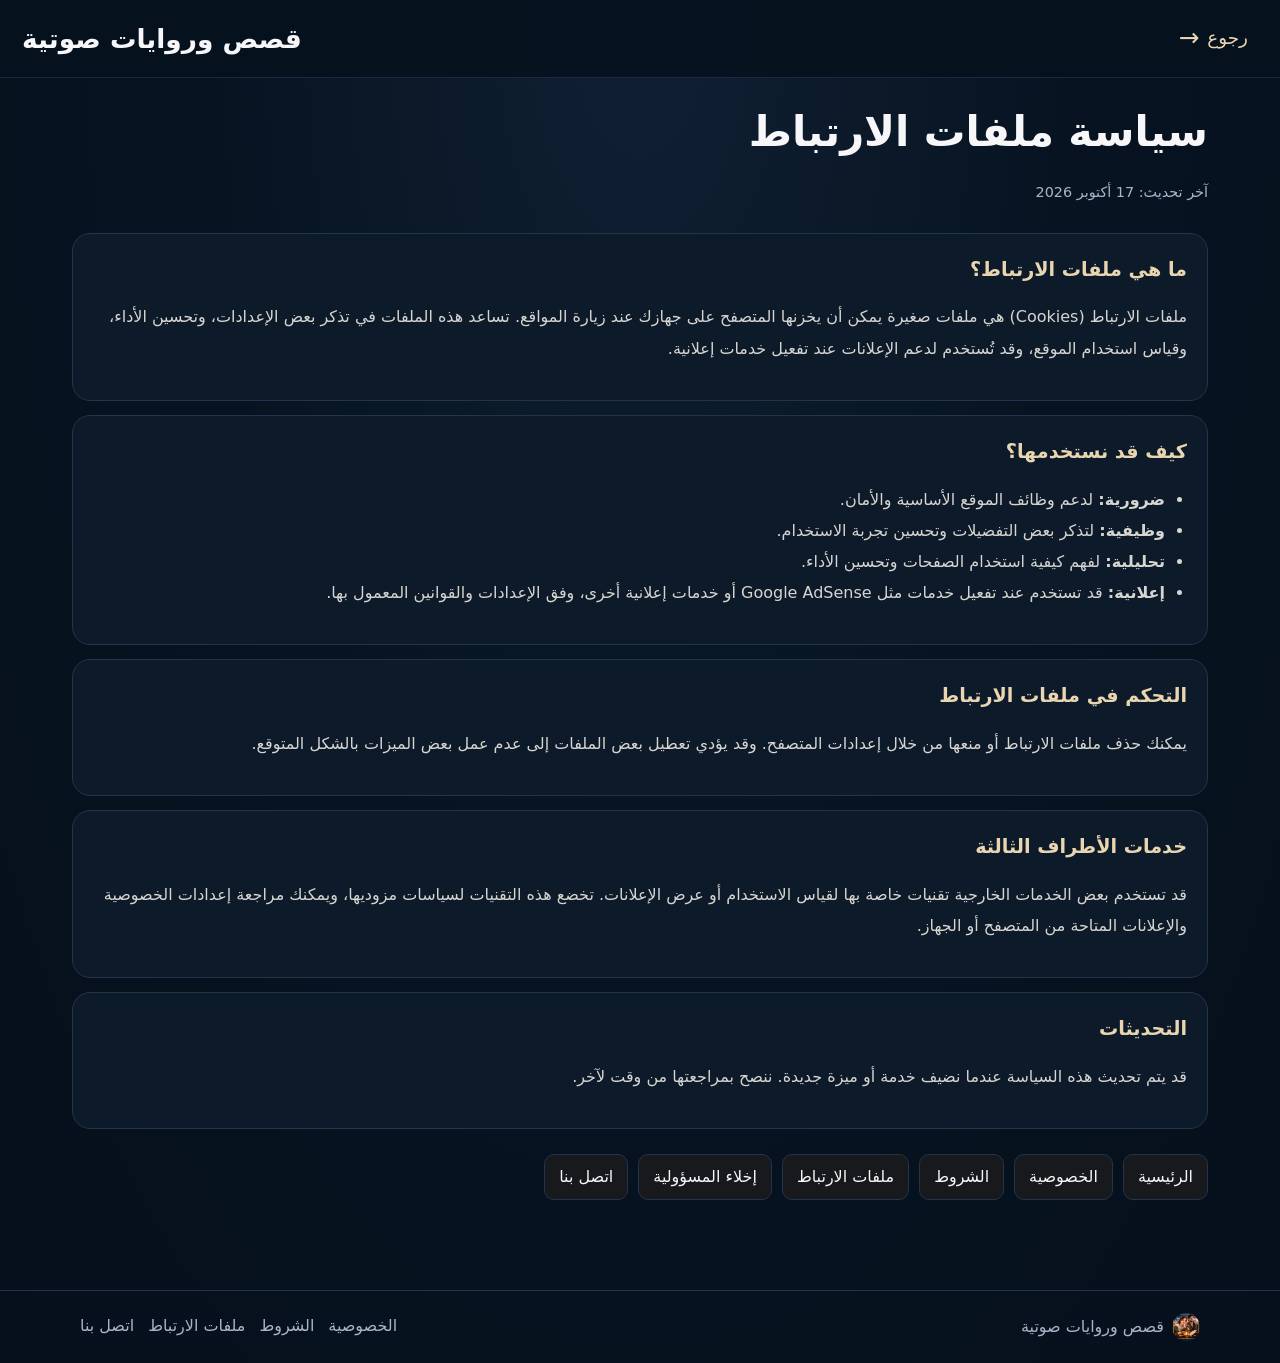
<file: cookies.html>
<!doctype html><html lang="ar" dir="rtl"><head><meta charset="utf-8"><meta name="viewport" content="width=device-width,initial-scale=1"><meta name="description" content="سياسة ملفات الارتباط - قصص وروايات صوتية"><title>سياسة ملفات الارتباط | قصص وروايات صوتية</title><link rel="stylesheet" href="style.css"><meta name="google-adsense-account" content="ca-pub-8926612269781002">
<script async src="https://pagead2.googlesyndication.com/pagead/js/adsbygoogle.js?client=ca-pub-8926612269781002"
     crossorigin="anonymous"></script>
</head><body><header class="topbar"><a class="brand" href="./"><img src="logo.png" alt="شعار قصص وروايات صوتية"> <span>قصص وروايات صوتية</span></a><a class="back-page" href="./" onclick="if (history.length > 1) { event.preventDefault(); history.back(); }" aria-label="العودة إلى الصفحة السابقة"><span aria-hidden="true">→</span><span>رجوع</span></a></header><main class="wrap legal-page"><h1>سياسة ملفات الارتباط</h1><p class="legal-updated">آخر تحديث: 17 أكتوبر 2026</p><div class="legal-card"><h2>ما هي ملفات الارتباط؟</h2><p>ملفات الارتباط (Cookies) هي ملفات صغيرة يمكن أن يخزنها المتصفح على جهازك عند زيارة المواقع. تساعد هذه الملفات في تذكر بعض الإعدادات، وتحسين الأداء، وقياس استخدام الموقع، وقد تُستخدم لدعم الإعلانات عند تفعيل خدمات إعلانية.</p></div>
<div class="legal-card"><h2>كيف قد نستخدمها؟</h2><ul><li><strong>ضرورية:</strong> لدعم وظائف الموقع الأساسية والأمان.</li><li><strong>وظيفية:</strong> لتذكر بعض التفضيلات وتحسين تجربة الاستخدام.</li><li><strong>تحليلية:</strong> لفهم كيفية استخدام الصفحات وتحسين الأداء.</li><li><strong>إعلانية:</strong> قد تستخدم عند تفعيل خدمات مثل Google AdSense أو خدمات إعلانية أخرى، وفق الإعدادات والقوانين المعمول بها.</li></ul></div>
<div class="legal-card"><h2>التحكم في ملفات الارتباط</h2><p>يمكنك حذف ملفات الارتباط أو منعها من خلال إعدادات المتصفح. وقد يؤدي تعطيل بعض الملفات إلى عدم عمل بعض الميزات بالشكل المتوقع.</p></div>
<div class="legal-card"><h2>خدمات الأطراف الثالثة</h2><p>قد تستخدم بعض الخدمات الخارجية تقنيات خاصة بها لقياس الاستخدام أو عرض الإعلانات. تخضع هذه التقنيات لسياسات مزوديها، ويمكنك مراجعة إعدادات الخصوصية والإعلانات المتاحة من المتصفح أو الجهاز.</p></div>
<div class="legal-card"><h2>التحديثات</h2><p>قد يتم تحديث هذه السياسة عندما نضيف خدمة أو ميزة جديدة. ننصح بمراجعتها من وقت لآخر.</p></div><div class="legal-nav"><a href="./">الرئيسية</a><a href="privacy.html">الخصوصية</a><a href="terms.html">الشروط</a><a href="cookies.html">ملفات الارتباط</a><a href="disclaimer.html">إخلاء المسؤولية</a><a href="contact.html">اتصل بنا</a></div></main><footer><span class="footer-brand"><img src="logo.png" alt=""> قصص وروايات صوتية</span><div class="footer-links"><a href="privacy.html">الخصوصية</a><a href="terms.html">الشروط</a><a href="cookies.html">ملفات الارتباط</a><a href="contact.html">اتصل بنا</a></div></footer></body></html>
</file>
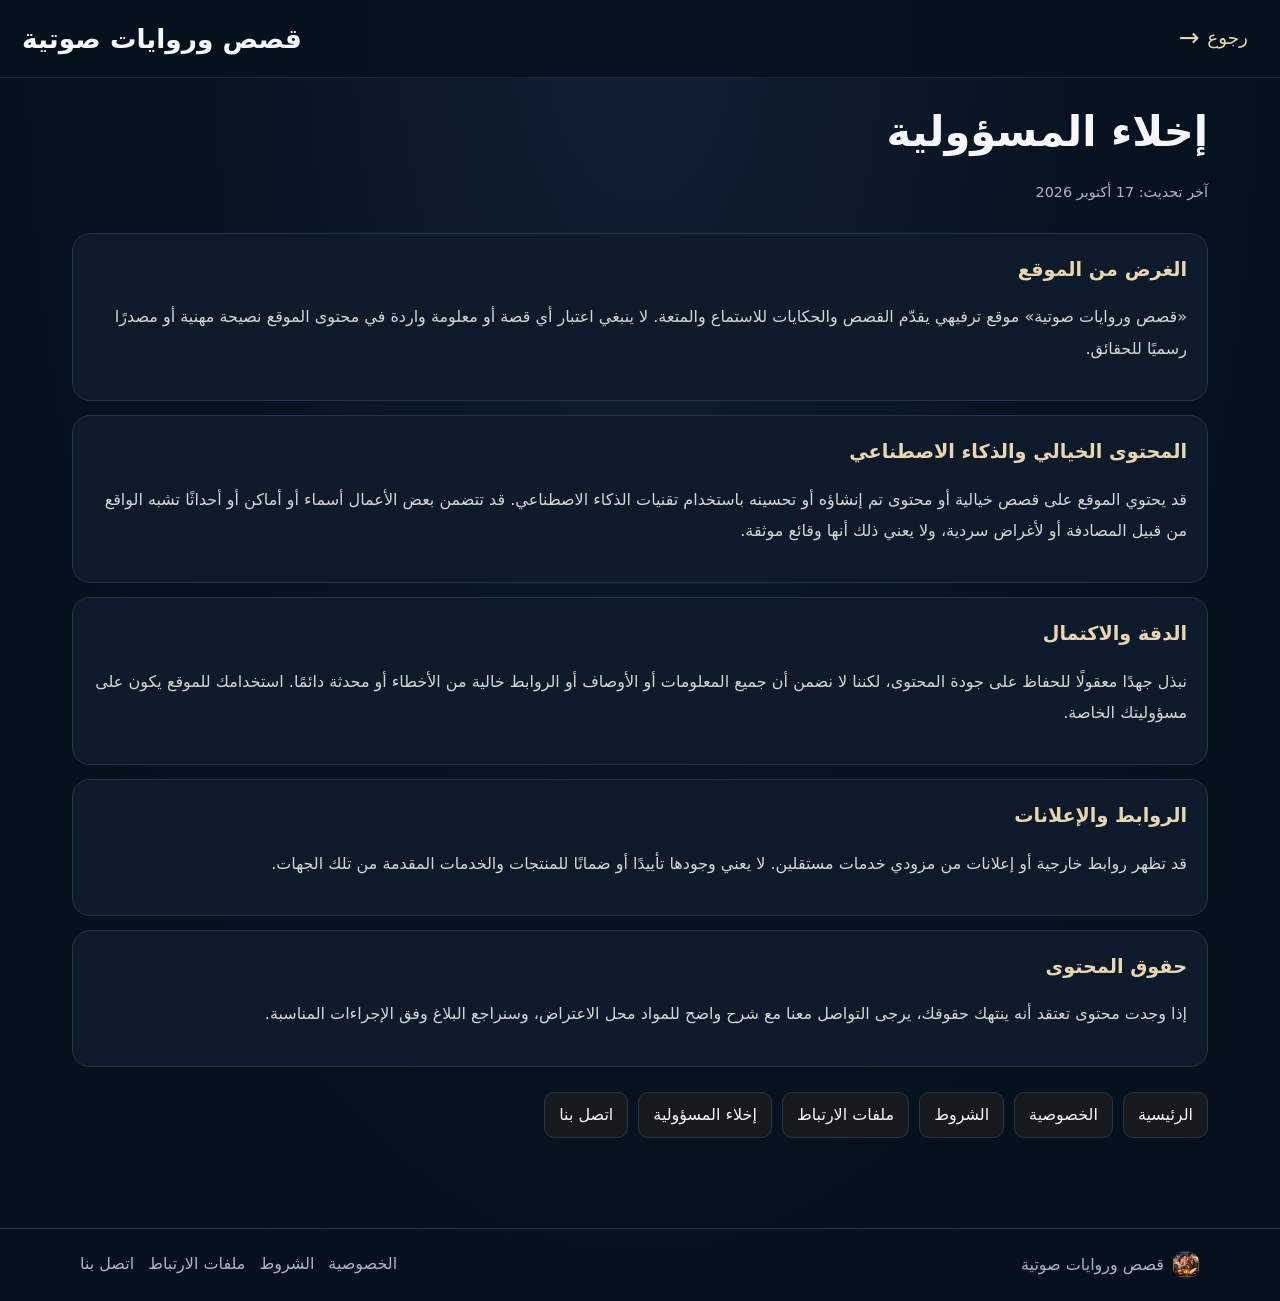
<file: disclaimer.html>
<!doctype html><html lang="ar" dir="rtl"><head><meta charset="utf-8"><meta name="viewport" content="width=device-width,initial-scale=1"><meta name="description" content="إخلاء المسؤولية - قصص وروايات صوتية"><title>إخلاء المسؤولية | قصص وروايات صوتية</title><link rel="stylesheet" href="style.css"><meta name="google-adsense-account" content="ca-pub-8926612269781002">
<script async src="https://pagead2.googlesyndication.com/pagead/js/adsbygoogle.js?client=ca-pub-8926612269781002"
     crossorigin="anonymous"></script>
</head><body><header class="topbar"><a class="brand" href="./"><img src="logo.png" alt="شعار قصص وروايات صوتية"> <span>قصص وروايات صوتية</span></a><a class="back-page" href="./" onclick="if (history.length > 1) { event.preventDefault(); history.back(); }" aria-label="العودة إلى الصفحة السابقة"><span aria-hidden="true">→</span><span>رجوع</span></a></header><main class="wrap legal-page"><h1>إخلاء المسؤولية</h1><p class="legal-updated">آخر تحديث: 17 أكتوبر 2026</p><div class="legal-card"><h2>الغرض من الموقع</h2><p>«قصص وروايات صوتية» موقع ترفيهي يقدّم القصص والحكايات للاستماع والمتعة. لا ينبغي اعتبار أي قصة أو معلومة واردة في محتوى الموقع نصيحة مهنية أو مصدرًا رسميًا للحقائق.</p></div>
<div class="legal-card"><h2>المحتوى الخيالي والذكاء الاصطناعي</h2><p>قد يحتوي الموقع على قصص خيالية أو محتوى تم إنشاؤه أو تحسينه باستخدام تقنيات الذكاء الاصطناعي. قد تتضمن بعض الأعمال أسماء أو أماكن أو أحداثًا تشبه الواقع من قبيل المصادفة أو لأغراض سردية، ولا يعني ذلك أنها وقائع موثقة.</p></div>
<div class="legal-card"><h2>الدقة والاكتمال</h2><p>نبذل جهدًا معقولًا للحفاظ على جودة المحتوى، لكننا لا نضمن أن جميع المعلومات أو الأوصاف أو الروابط خالية من الأخطاء أو محدثة دائمًا. استخدامك للموقع يكون على مسؤوليتك الخاصة.</p></div>
<div class="legal-card"><h2>الروابط والإعلانات</h2><p>قد تظهر روابط خارجية أو إعلانات من مزودي خدمات مستقلين. لا يعني وجودها تأييدًا أو ضمانًا للمنتجات والخدمات المقدمة من تلك الجهات.</p></div>
<div class="legal-card"><h2>حقوق المحتوى</h2><p>إذا وجدت محتوى تعتقد أنه ينتهك حقوقك، يرجى التواصل معنا مع شرح واضح للمواد محل الاعتراض، وسنراجع البلاغ وفق الإجراءات المناسبة.</p></div><div class="legal-nav"><a href="./">الرئيسية</a><a href="privacy.html">الخصوصية</a><a href="terms.html">الشروط</a><a href="cookies.html">ملفات الارتباط</a><a href="disclaimer.html">إخلاء المسؤولية</a><a href="contact.html">اتصل بنا</a></div></main><footer><span class="footer-brand"><img src="logo.png" alt=""> قصص وروايات صوتية</span><div class="footer-links"><a href="privacy.html">الخصوصية</a><a href="terms.html">الشروط</a><a href="cookies.html">ملفات الارتباط</a><a href="contact.html">اتصل بنا</a></div></footer></body></html>
</file>
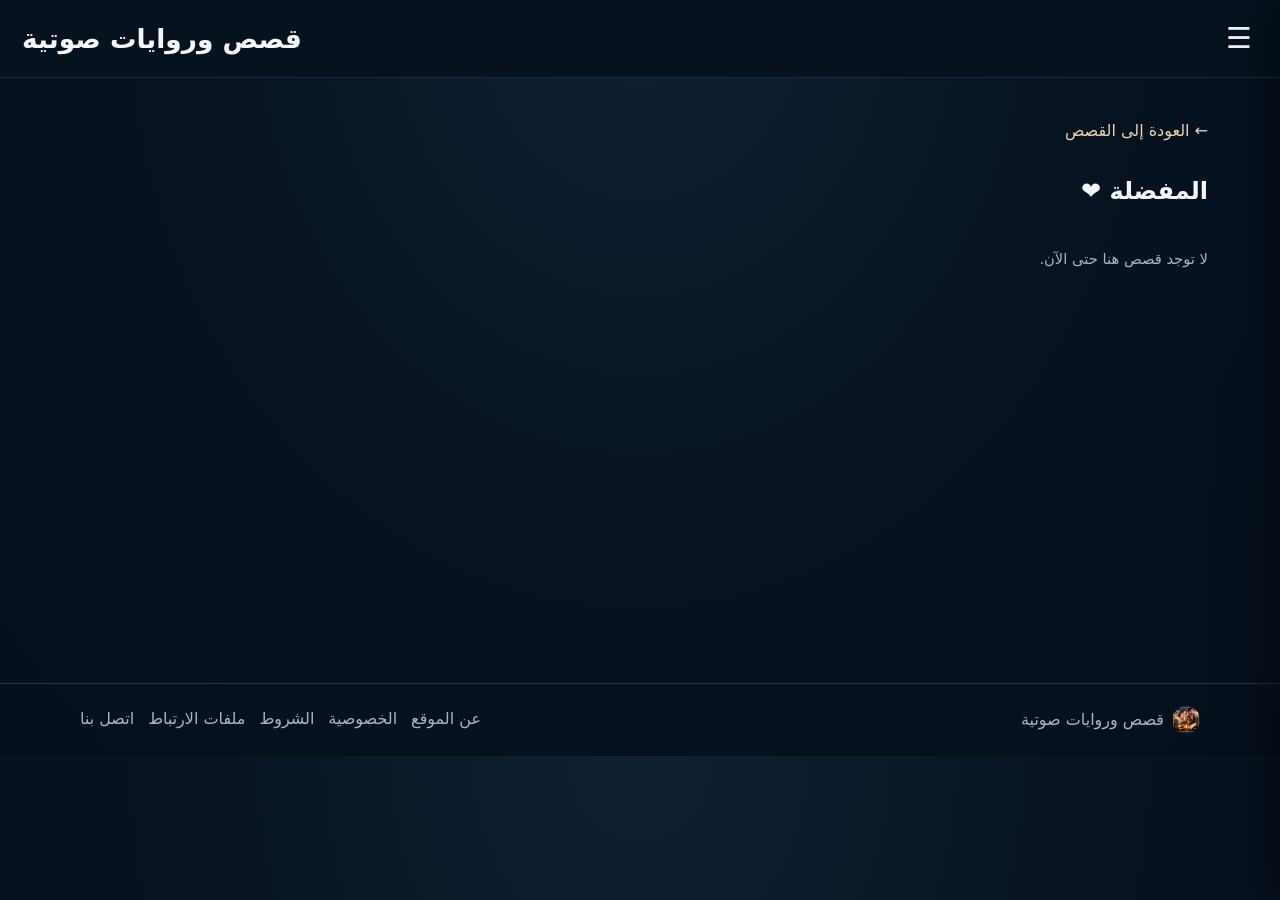
<file: favorites.html>
<!doctype html>
<html lang="ar" dir="rtl">
<head>
  <meta charset="utf-8">
  <meta name="viewport" content="width=device-width, initial-scale=1">
  <meta name="theme-color" content="#101113">

  <meta name="description" content="قائمة القصص الصوتية التي أضفتها إلى المفضلة.">

  <meta name="google-site-verification" content="XAhgnlTrDhmB5cNO_rhz_a_rz9Sekqa3Rh0J5rwf058">
  <meta name="google-adsense-account" content="ca-pub-8926612269781002">

  <title>المفضلة | قصص وروايات صوتية</title>

  <link rel="stylesheet" href="/style.css">

  <script async
    src="https://pagead2.googlesyndication.com/pagead/js/adsbygoogle.js?client=ca-pub-8926612269781002"
    crossorigin="anonymous"></script>

  <!-- Google Analytics 4 -->
  <script async src="https://www.googletagmanager.com/gtag/js?id=G-Z23GT7529M"></script>
  <script>
    window.dataLayer = window.dataLayer || [];
    function gtag(){dataLayer.push(arguments);}
    gtag('js', new Date());
    gtag('config', 'G-Z23GT7529M');
  </script>
</head>

<body>

  <!-- الشريط العلوي -->
  <header class="topbar">
    <a class="brand" href="/">
      <img src="/logo.png" alt="شعار قصص وروايات صوتية">
      <span>قصص وروايات صوتية</span>
    </a>

    <button
      id="menuBtn"
      class="iconbtn"
      type="button"
      aria-label="فتح القائمة"
      aria-expanded="false">
      ☰
    </button>
  </header>

  <!-- القائمة الجانبية -->
  <aside
    id="sideMenu"
    class="side-menu"
    aria-label="القائمة الجانبية"
    aria-hidden="true">

    <div class="visitor-account">
      <div class="visitor-avatar" aria-hidden="true">
        <svg viewBox="0 0 24 24">
          <circle cx="12" cy="7" r="4"/>
          <path d="M4 21c0-4.4 3.6-7 8-7s8 2.6 8 7"/>
        </svg>
      </div>

      <strong>الأدمن</strong>
      <a class="visitor-login" href="/login.html">تسجيل الدخول</a>
    </div>

    <div class="side-head">
      <h2>القائمة</h2>
      <button
        id="closeMenu"
        class="close-menu"
        type="button"
        aria-label="إغلاق القائمة">×</button>
    </div>

    <nav class="side-links">
      <a href="/"><span class="nav-icon">⌂</span><span>الرئيسية</span></a>
      <a href="/search.html" data-library-view="search"><span class="nav-icon">🔍</span><span>البحث عن قصة</span></a>
      <a href="/history.html" data-library-view="history"><span class="nav-icon">🕘</span><span>سجل المشاهدة</span></a>
      <a href="/watch-later.html" data-library-view="later"><span class="nav-icon">📌</span><span>المشاهدة لاحقًا</span></a>
      <a href="/favorites.html" data-library-view="favorites"><span class="nav-icon">❤️</span><span>المفضلة</span></a>
      <a href="/about.html"><span class="nav-icon">i</span><span>عن الموقع</span></a>
      <a href="/privacy.html"><span class="nav-icon">⌕</span><span>سياسة الخصوصية</span></a>
      <a href="/terms.html"><span class="nav-icon">▤</span><span>شروط الاستخدام</span></a>
      <a href="/cookies.html"><span class="nav-icon">◉</span><span>سياسة ملفات الارتباط</span></a>
      <a href="/disclaimer.html"><span class="nav-icon">!</span><span>إخلاء المسؤولية</span></a>
      <a href="/contact.html"><span class="nav-icon">✉</span><span>اتصل بنا</span></a>
    </nav>

    <div class="side-foot">© قصص وروايات صوتية</div>
  </aside>

  <div id="menuOverlay" class="menu-overlay" hidden></div>

  <!-- المحتوى الرئيسي -->
  <main class="wrap">

    <!-- قائمة المفضلة والبحث -->
    <section id="librarySection" class="library-section" hidden>
      <button id="backFromLibrary" class="back" type="button">
        ← العودة إلى القصص
      </button>

      <h2 id="libraryTitle">المفضلة</h2>

      <div id="storySearchWrap">
        <input
          id="storySearchInput"
          type="search"
          placeholder="اكتب عنوان القصة..."
          aria-label="البحث عن قصة">
      </div>

      <div id="libraryStories" class="stories"></div>

      <p id="libraryEmpty" class="muted" hidden>
        لا توجد قصص هنا حتى الآن.
      </p>
    </section>

    <!-- تصنيفات القصص -->
    <div id="homeSections">
      <section>
        <div class="section-title">
          <h2>تصنيفات القصص</h2>
          <span id="categoryCount" class="muted"></span>
        </div>

        <div id="categories" class="categories">
          <p class="muted">جارٍ تحميل التصنيفات...</p>
        </div>
      </section>
    </div>

    <!-- قصص التصنيف المحدد -->
    <section id="storySection" class="stories-section" hidden>
      <div class="section-title">
        <div>
          <button id="backCategories" class="back" type="button">
            ← كل التصنيفات
          </button>
          <h2 id="selectedTitle"></h2>
        </div>

        <span id="storyCount" class="muted"></span>
      </div>

      <div class="category-tabs" role="tablist" aria-label="عرض قصص التصنيف">
        <button
          id="allStoriesTab"
          class="category-tab active"
          type="button"
          role="tab"
          aria-selected="true">
          القصص
        </button>

        <button
          id="topStoriesTab"
          class="category-tab"
          type="button"
          role="tab"
          aria-selected="false">
          الأكثر استماعًا
        </button>
      </div>

      <div id="stories" class="stories" role="tabpanel"></div>

      <div
        id="categoryTopStories"
        class="stories top-stories"
        role="tabpanel"
        hidden></div>
    </section>

    <!-- تفاصيل القصة -->
    <section id="playerSection" class="player-section" hidden>
      <button id="closePlayer" class="back" type="button">
        ← العودة إلى القصص
      </button>

      <article class="detail-card">
        <div class="detail-heading">
          <img id="detailImage" alt="">
          <h2 id="detailTitle"></h2>
        </div>

        <section class="description-box">
          <button
            id="descriptionToggle"
            class="description-toggle"
            type="button"
            aria-expanded="false">
            <span>وصف القصة</span>
            <span id="descriptionArrow" class="arrow">⌄</span>
          </button>

          <div id="descriptionContent" class="description-content collapsed">
            <p id="playerDescription" class="description"></p>
          </div>
        </section>

        <button id="listenStory" class="listen-story" type="button">
          <span>▶</span> الاستماع إلى القصة
        </button>

        <button
          id="openParts"
          class="parts-link-button"
          type="button"
          hidden>
          أجزاء القصة
        </button>

        <div class="story-actions detail-actions">
          <button
            id="detailFavorite"
            class="story-action"
            type="button"
            aria-pressed="false">
            ♡ أضف إلى المفضلة
          </button>

          <button
            id="detailLater"
            class="story-action"
            type="button"
            aria-pressed="false">
            ＋ المشاهدة لاحقًا
          </button>
        </div>

        <p id="playerMeta" class="muted views-meta"></p>
      </article>
    </section>

    <!-- صفحة أجزاء القصة -->
    <section id="partsSection" class="parts-section" hidden>
      <button id="backToStoryFromParts" class="back" type="button">
        ← العودة إلى القصة
      </button>

      <article class="parts-page-card">
        <div class="parts-page-heading">
          <img id="partsStoryImage" alt="غلاف القصة">

          <div>
            <p class="eyebrow">أجزاء القصة</p>
            <h2 id="partsStoryTitle"></h2>
          </div>
        </div>

        <div
          id="partsPageList"
          class="story-parts-list"
          aria-label="أجزاء القصة"></div>
      </article>
    </section>

    <!-- مشغل الصوت -->
    <section id="listenSection" class="listen-section" hidden>
      <button id="backToDetails" class="back" type="button">
        ← العودة إلى وصف القصة
      </button>

      <article id="musicPlayer" class="music-player">

        <div class="music-cover-wrap">
          <img
            id="listenImage"
            class="music-cover"
            alt="غلاف القصة">
        </div>

        <h2 id="listenTitle" class="music-title"></h2>
        <p class="music-subtitle">قصص وروايات صوتية</p>

        <section
          id="storyPartsPublic"
          class="story-parts-public"
          hidden
          aria-label="أجزاء القصة"></section>

        <div
          id="audioWaveform"
          class="audio-waveform"
          role="img"
          aria-label="موجات صوتية للقصة"></div>

        <audio id="audioPlayer" preload="metadata"></audio>

        <div class="timeline">
          <span id="currentTime">0:00</span>

          <input
            id="seekBar"
            type="range"
            min="0"
            max="1000"
            value="0"
            aria-label="موضع التشغيل">

          <span id="duration">0:00</span>
        </div>

        <div class="player-controls">
          <button id="seekBack" type="button" aria-label="رجوع 15 ثانية">
            ↶ 15
          </button>

          <button
            id="playPause"
            class="play-button"
            type="button"
            aria-label="تشغيل">
            ▶
          </button>

          <button
            id="seekForward"
            type="button"
            aria-label="تقديم 15 ثانية">
            15 ↷
          </button>
        </div>

        <div class="extra-audio-controls">
          <label>
            سرعة الصوت

            <select id="playbackSpeed" aria-label="سرعة الصوت">
              <option value="0.75">0.75x</option>
              <option value="1" selected>1x</option>
              <option value="1.25">1.25x</option>
              <option value="1.5">1.5x</option>
              <option value="2">2x</option>
            </select>
          </label>
        </div>

        <p class="music-hint">
          اضغط على ▶ لبدء الاستماع. يمكنك تحريك الشريط أو تغيير سرعة الصوت،
          وسيُحفظ موضع توقفك على هذا الجهاز.
        </p>
      </article>

      <!-- القصص المقترحة -->
      <section class="recommendations">
        <div class="section-title">
          <h2>قصص مقترحة لك</h2>
        </div>

        <div id="recommendedStories" class="stories"></div>
      </section>
    </section>

    <div id="notice" class="notice" role="status" hidden></div>

  </main>

  <!-- تذييل الموقع -->
  <footer>
    <span class="footer-brand">
      <img src="/logo.png" alt="">
      قصص وروايات صوتية
    </span>

    <div class="footer-links">
      <a href="/about.html">عن الموقع</a>
      <a href="/privacy.html">الخصوصية</a>
      <a href="/terms.html">الشروط</a>
      <a href="/cookies.html">ملفات الارتباط</a>
      <a href="/contact.html">اتصل بنا</a>
    </div>
  </footer>

  <!-- ملفات تشغيل الموقع -->
  <script src="/config.js"></script>
  <script src="/app.js"></script>

</body>
</html>
</file>
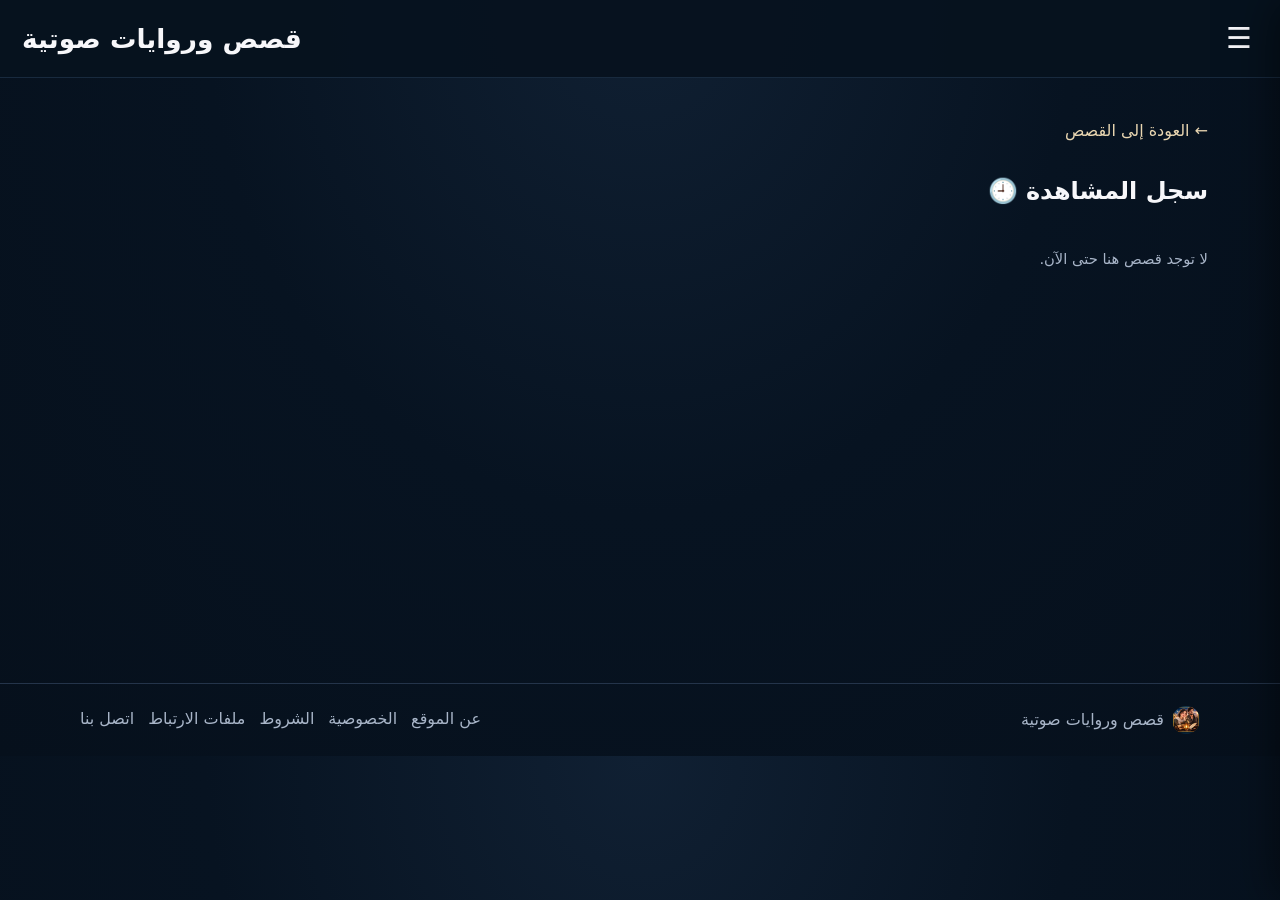
<file: history.html>
<!doctype html>
<html lang="ar" dir="rtl">
<head>
  <meta charset="utf-8">
  <meta name="viewport" content="width=device-width, initial-scale=1">
  <meta name="theme-color" content="#101113">

  <meta name="description" content="القصص التي شاهدتها مؤخرًا على قصص وروايات صوتية.">

  <meta name="google-site-verification" content="XAhgnlTrDhmB5cNO_rhz_a_rz9Sekqa3Rh0J5rwf058">
  <meta name="google-adsense-account" content="ca-pub-8926612269781002">

  <title>سجل المشاهدة | قصص وروايات صوتية</title>

  <link rel="stylesheet" href="/style.css">

  <!-- Google AdSense -->
  <script async
    src="https://pagead2.googlesyndication.com/pagead/js/adsbygoogle.js?client=ca-pub-8926612269781002"
    crossorigin="anonymous"></script>

  <!-- Google Analytics 4 -->
  <script async src="https://www.googletagmanager.com/gtag/js?id=G-Z23GT7529M"></script>
  <script>
    window.dataLayer = window.dataLayer || [];
    function gtag(){dataLayer.push(arguments);}
    gtag('js', new Date());
    gtag('config', 'G-Z23GT7529M');
  </script>
</head>

<body>

  <!-- الشريط العلوي -->
  <header class="topbar">
    <a class="brand" href="/">
      <img src="/logo.png" alt="شعار قصص وروايات صوتية">
      <span>قصص وروايات صوتية</span>
    </a>

    <button
      id="menuBtn"
      class="iconbtn"
      type="button"
      aria-label="فتح القائمة"
      aria-expanded="false">
      ☰
    </button>
  </header>

  <!-- القائمة الجانبية -->
  <aside
    id="sideMenu"
    class="side-menu"
    aria-label="القائمة الجانبية"
    aria-hidden="true">

    <div class="visitor-account">
      <div class="visitor-avatar" aria-hidden="true">
        <svg viewBox="0 0 24 24">
          <circle cx="12" cy="7" r="4"/>
          <path d="M4 21c0-4.4 3.6-7 8-7s8 2.6 8 7"/>
        </svg>
      </div>

      <strong>الأدمن</strong>
      <a class="visitor-login" href="/login.html">تسجيل الدخول</a>
    </div>

    <div class="side-head">
      <h2>القائمة</h2>
      <button
        id="closeMenu"
        class="close-menu"
        type="button"
        aria-label="إغلاق القائمة">×</button>
    </div>

    <nav class="side-links">
      <a href="/">
        <span class="nav-icon">⌂</span>
        <span>الرئيسية</span>
      </a>

      <a href="/search.html" data-library-view="search">
        <span class="nav-icon">🔍</span>
        <span>البحث عن قصة</span>
      </a>

      <a href="/history.html" data-library-view="history">
        <span class="nav-icon">🕘</span>
        <span>سجل المشاهدة</span>
      </a>

      <a href="/watch-later.html" data-library-view="later">
        <span class="nav-icon">📌</span>
        <span>المشاهدة لاحقًا</span>
      </a>

      <a href="/favorites.html" data-library-view="favorites">
        <span class="nav-icon">❤️</span>
        <span>المفضلة</span>
      </a>

      <a href="/about.html">
        <span class="nav-icon">i</span>
        <span>عن الموقع</span>
      </a>

      <a href="/privacy.html">
        <span class="nav-icon">⌕</span>
        <span>سياسة الخصوصية</span>
      </a>

      <a href="/terms.html">
        <span class="nav-icon">▤</span>
        <span>شروط الاستخدام</span>
      </a>

      <a href="/cookies.html">
        <span class="nav-icon">◉</span>
        <span>سياسة ملفات الارتباط</span>
      </a>

      <a href="/disclaimer.html">
        <span class="nav-icon">!</span>
        <span>إخلاء المسؤولية</span>
      </a>

      <a href="/contact.html">
        <span class="nav-icon">✉</span>
        <span>اتصل بنا</span>
      </a>
    </nav>

    <div class="side-foot">© قصص وروايات صوتية</div>
  </aside>

  <div id="menuOverlay" class="menu-overlay" hidden></div>

  <!-- المحتوى الرئيسي -->
  <main class="wrap">

    <!-- سجل المشاهدة وقوائم الزائر -->
    <section id="librarySection" class="library-section" hidden>
      <button id="backFromLibrary" class="back" type="button">
        ← العودة إلى القصص
      </button>

      <h2 id="libraryTitle">سجل المشاهدة 🕘</h2>

      <div id="storySearchWrap">
        <input
          id="storySearchInput"
          type="search"
          placeholder="اكتب عنوان القصة..."
          aria-label="البحث عن قصة">
      </div>

      <div id="libraryStories" class="stories"></div>

      <p id="libraryEmpty" class="muted" hidden>
        لا توجد قصص هنا حتى الآن.
      </p>
    </section>

    <!-- تصنيفات القصص -->
    <div id="homeSections">
      <section>
        <div class="section-title">
          <h2>تصنيفات القصص</h2>
          <span id="categoryCount" class="muted"></span>
        </div>

        <div id="categories" class="categories">
          <p class="muted">جارٍ تحميل التصنيفات...</p>
        </div>
      </section>
    </div>

    <!-- قصص التصنيف المحدد -->
    <section id="storySection" class="stories-section" hidden>
      <div class="section-title">
        <div>
          <button id="backCategories" class="back" type="button">
            ← كل التصنيفات
          </button>

          <h2 id="selectedTitle"></h2>
        </div>

        <span id="storyCount" class="muted"></span>
      </div>

      <div
        class="category-tabs"
        role="tablist"
        aria-label="عرض قصص التصنيف">

        <button
          id="allStoriesTab"
          class="category-tab active"
          type="button"
          role="tab"
          aria-selected="true">
          القصص
        </button>

        <button
          id="topStoriesTab"
          class="category-tab"
          type="button"
          role="tab"
          aria-selected="false">
          الأكثر استماعًا
        </button>
      </div>

      <div id="stories" class="stories" role="tabpanel"></div>

      <div
        id="categoryTopStories"
        class="stories top-stories"
        role="tabpanel"
        hidden></div>
    </section>

    <!-- تفاصيل القصة -->
    <section id="playerSection" class="player-section" hidden>
      <button id="closePlayer" class="back" type="button">
        ← العودة إلى القصص
      </button>

      <article class="detail-card">
        <div class="detail-heading">
          <img id="detailImage" alt="">
          <h2 id="detailTitle"></h2>
        </div>

        <section class="description-box">
          <button
            id="descriptionToggle"
            class="description-toggle"
            type="button"
            aria-expanded="false">

            <span>وصف القصة</span>
            <span id="descriptionArrow" class="arrow">⌄</span>
          </button>

          <div
            id="descriptionContent"
            class="description-content collapsed">

            <p id="playerDescription" class="description"></p>
          </div>
        </section>

        <button id="listenStory" class="listen-story" type="button">
          <span>▶</span> الاستماع إلى القصة
        </button>

        <button
          id="openParts"
          class="parts-link-button"
          type="button"
          hidden>
          أجزاء القصة
        </button>

        <div class="story-actions detail-actions">
          <button
            id="detailFavorite"
            class="story-action"
            type="button"
            aria-pressed="false">
            ♡ أضف إلى المفضلة
          </button>

          <button
            id="detailLater"
            class="story-action"
            type="button"
            aria-pressed="false">
            ＋ المشاهدة لاحقًا
          </button>
        </div>

        <p id="playerMeta" class="muted views-meta"></p>
      </article>
    </section>

    <!-- صفحة أجزاء القصة -->
    <section id="partsSection" class="parts-section" hidden>
      <button id="backToStoryFromParts" class="back" type="button">
        ← العودة إلى القصة
      </button>

      <article class="parts-page-card">
        <div class="parts-page-heading">
          <img id="partsStoryImage" alt="غلاف القصة">

          <div>
            <p class="eyebrow">أجزاء القصة</p>
            <h2 id="partsStoryTitle"></h2>
          </div>
        </div>

        <div
          id="partsPageList"
          class="story-parts-list"
          aria-label="أجزاء القصة"></div>
      </article>
    </section>

    <!-- مشغل الصوت -->
    <section id="listenSection" class="listen-section" hidden>
      <button id="backToDetails" class="back" type="button">
        ← العودة إلى وصف القصة
      </button>

      <article id="musicPlayer" class="music-player">

        <div class="music-cover-wrap">
          <img
            id="listenImage"
            class="music-cover"
            alt="غلاف القصة">
        </div>

        <h2 id="listenTitle" class="music-title"></h2>

        <p class="music-subtitle">قصص وروايات صوتية</p>

        <!-- قائمة أجزاء القصة أثناء الاستماع -->
        <section
          id="storyPartsPublic"
          class="story-parts-public"
          hidden
          aria-label="أجزاء القصة"></section>

        <div
          id="audioWaveform"
          class="audio-waveform"
          role="img"
          aria-label="موجات صوتية للقصة"></div>

        <audio id="audioPlayer" preload="metadata"></audio>

        <div class="timeline">
          <span id="currentTime">0:00</span>

          <input
            id="seekBar"
            type="range"
            min="0"
            max="1000"
            value="0"
            aria-label="موضع التشغيل">

          <span id="duration">0:00</span>
        </div>

        <div class="player-controls">
          <button
            id="seekBack"
            type="button"
            aria-label="رجوع 15 ثانية">
            ↶ 15
          </button>

          <button
            id="playPause"
            class="play-button"
            type="button"
            aria-label="تشغيل">
            ▶
          </button>

          <button
            id="seekForward"
            type="button"
            aria-label="تقديم 15 ثانية">
            15 ↷
          </button>
        </div>

        <div class="extra-audio-controls">
          <label>
            سرعة الصوت

            <select id="playbackSpeed" aria-label="سرعة الصوت">
              <option value="0.75">0.75x</option>
              <option value="1" selected>1x</option>
              <option value="1.25">1.25x</option>
              <option value="1.5">1.5x</option>
              <option value="2">2x</option>
            </select>
          </label>
        </div>

        <p class="music-hint">
          اضغط على ▶ لبدء الاستماع. يمكنك تحريك الشريط أو تغيير سرعة الصوت،
          وسيُحفظ موضع توقفك على هذا الجهاز.
        </p>
      </article>

      <!-- القصص المقترحة -->
      <section class="recommendations">
        <div class="section-title">
          <h2>قصص مقترحة لك</h2>
        </div>

        <div id="recommendedStories" class="stories"></div>
      </section>
    </section>

    <div id="notice" class="notice" role="status" hidden></div>

  </main>

  <!-- تذييل الموقع -->
  <footer>
    <span class="footer-brand">
      <img src="/logo.png" alt="">
      قصص وروايات صوتية
    </span>

    <div class="footer-links">
      <a href="/about.html">عن الموقع</a>
      <a href="/privacy.html">الخصوصية</a>
      <a href="/terms.html">الشروط</a>
      <a href="/cookies.html">ملفات الارتباط</a>
      <a href="/contact.html">اتصل بنا</a>
    </div>
  </footer>

  <!-- ملفات تشغيل الموقع -->
  <script src="/config.js"></script>
  <script src="/app.js"></script>

</body>
</html>
</file>
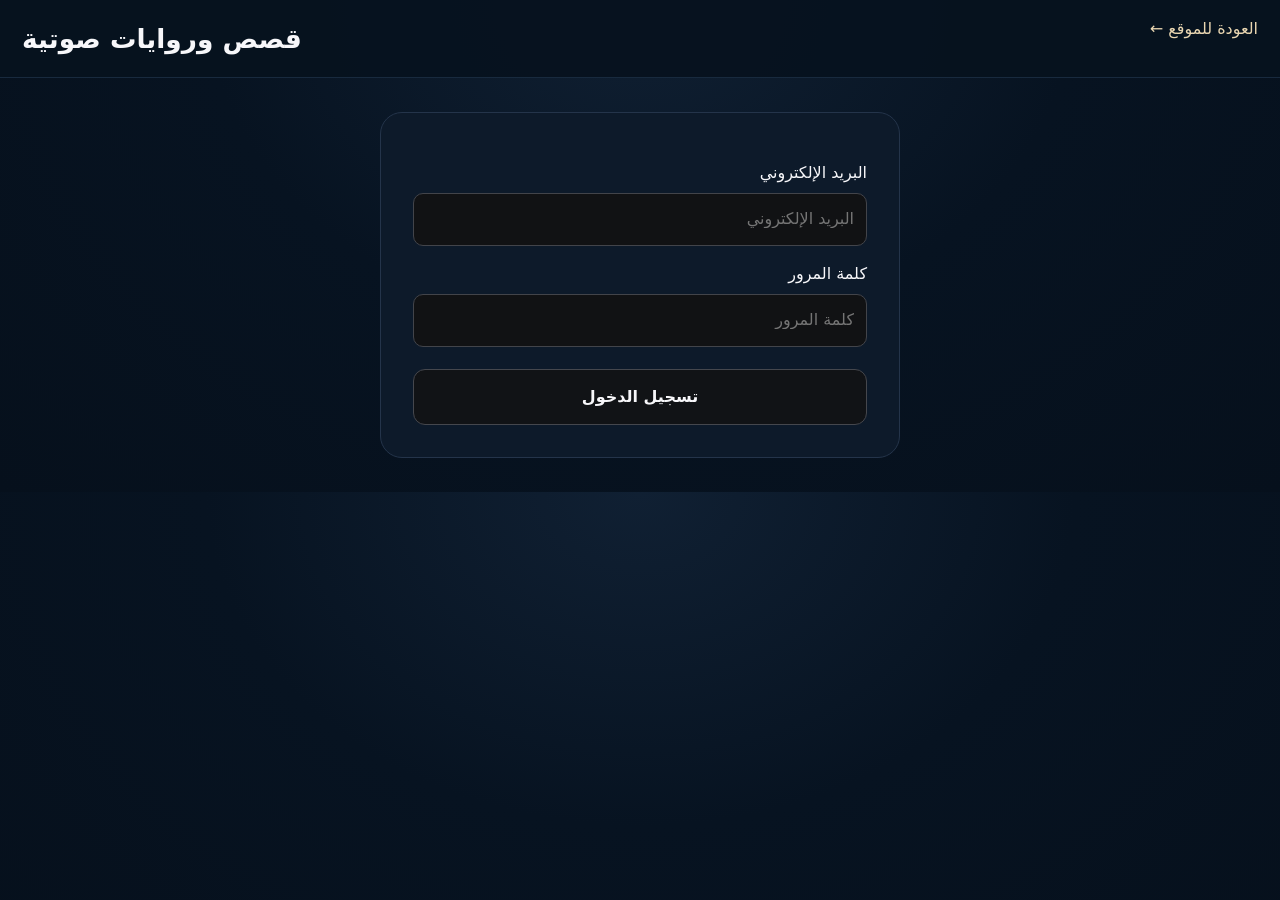
<file: login.html>
<!doctype html>
<html lang="ar" dir="rtl"><head><meta charset="utf-8"><meta name="viewport" content="width=device-width,initial-scale=1"><meta name="theme-color" content="#101113"><meta name="robots" content="noindex,nofollow"><title>دخول الأدمن | قصص وروايات صوتية</title><link rel="stylesheet" href="style.css"><meta name="google-adsense-account" content="ca-pub-8926612269781002">
<script async src="https://pagead2.googlesyndication.com/pagead/js/adsbygoogle.js?client=ca-pub-8926612269781002"
     crossorigin="anonymous"></script>
</head><body><header class="topbar"><a class="brand" href="./"><img src="logo.png" alt="شعار قصص وروايات صوتية" style="width:42px;height:42px;object-fit:contain;vertical-align:middle;margin-left:8px"> <span>قصص وروايات صوتية</span></a><a class="back-home" href="./">← العودة للموقع</a></header><main class="login-page"><form id="adminLogin"><label for="email">البريد الإلكتروني</label><input id="email" type="email" autocomplete="username" required placeholder="البريد الإلكتروني"><label for="password">كلمة المرور</label><input id="password" type="password" autocomplete="current-password" required placeholder="كلمة المرور"><button class="login-provider" type="submit">تسجيل الدخول</button></form><p id="loginMessage" class="login-note" role="status" hidden></p></main><script src="config.js"></script><script>document.getElementById('adminLogin').addEventListener('submit',async e=>{e.preventDefault();const msg=document.getElementById('loginMessage');msg.hidden=false;msg.textContent='جارٍ التحقق…';const email=document.getElementById('email').value.trim(),password=document.getElementById('password').value;try{const base=window.API_BASE||localStorage.getItem('qisas_api_base')||'';if(!base)throw Error('تعذر الاتصال بخادم الإدارة.');const r=await fetch(base.replace(/\/$/, '')+'/api/admin/login',{method:'POST',headers:{'Content-Type':'application/json'},body:JSON.stringify({email,password})});const data=await r.json().catch(()=>({}));if(!r.ok||!data.success)throw Error(data.error||'البريد الإلكتروني أو كلمة المرور غير صحيحة.');sessionStorage.setItem('qisas_admin_email',email);sessionStorage.setItem('qisas_admin_password',password);location.href='admin.html'}catch(err){msg.textContent=err.message||'تعذر تسجيل الدخول.'}});</script></body></html>
</file>
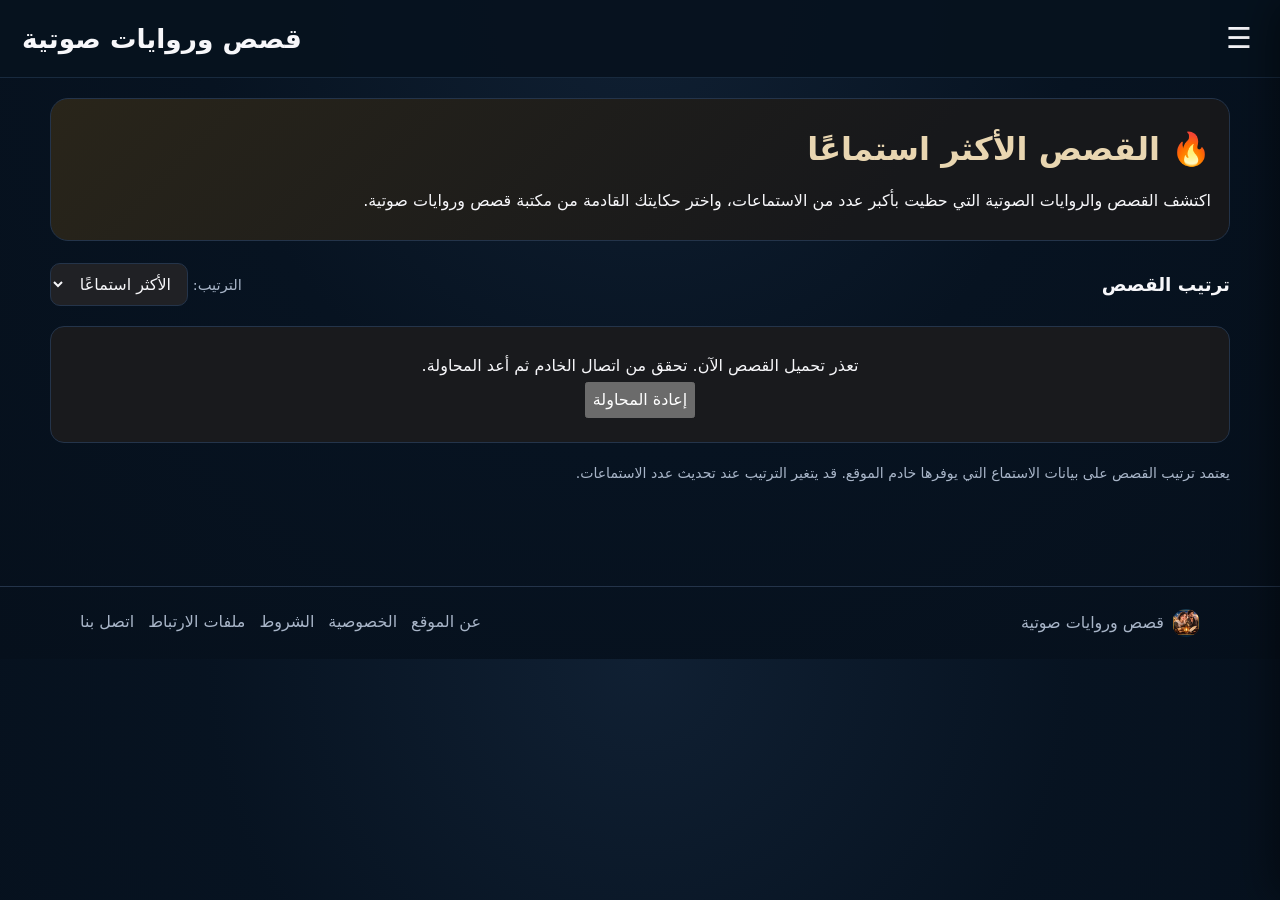
<file: most-listened.html>
<!doctype html>
<html lang="ar" dir="rtl">
<head>
  <meta charset="utf-8">
  <meta name="viewport" content="width=device-width, initial-scale=1">
  <meta name="theme-color" content="#101113">
  <meta name="description" content="اكتشف القصص والروايات الصوتية الأكثر استماعًا على موقع قصص وروايات صوتية.">
  <title>الأكثر استماعًا | قصص وروايات صوتية</title>
  <link rel="stylesheet" href="/style.css">
  <style>
    .top-page{padding:20px 0 36px}
    .top-hero{padding:24px 18px;margin-bottom:22px;border:1px solid var(--line,#353535);border-radius:18px;background:linear-gradient(135deg,#29251a,#17181b 70%)}
    .top-hero h1{margin:0 0 10px;color:var(--gold,#d5b15c);font-size:clamp(1.4rem,5vw,2rem)}
    .top-hero p{margin:0;line-height:1.9;color:var(--text,#eee)}
    .top-toolbar{display:flex;align-items:center;justify-content:space-between;flex-wrap:wrap;gap:12px;margin:20px 0}
    .top-toolbar h2{margin:0;font-size:1.15rem}
    .top-toolbar select{max-width:100%;padding:10px 12px;border-radius:10px;border:1px solid var(--line,#444);background:#202125;color:var(--text,#eee)}
    .top-list{display:grid;gap:12px}
    .top-list .story{position:relative;min-width:0;cursor:pointer}
    .top-rank{position:absolute;z-index:2;top:10px;right:10px;display:grid;place-items:center;width:34px;height:34px;border-radius:50%;color:#171717;background:var(--gold,#d5b15c);font-weight:800;box-shadow:0 2px 10px #0005}
    .top-status{padding:24px 14px;text-align:center;line-height:1.9;color:var(--text,#eee);border:1px solid var(--line,#353535);border-radius:14px;background:#191a1d}
    .top-status a{color:var(--gold,#d5b15c)}
    .top-note{margin-top:18px;font-size:.88rem;line-height:1.8;color:var(--muted,#aaa)}
    .story-publish-date{display:block;margin-top:7px;font-size:.85rem;line-height:1.7;color:var(--muted,#aaa)}
  </style>
</head>
<body>
  <header class="topbar">
    <a class="brand" href="/">
      <img src="/logo.png" alt="شعار قصص وروايات صوتية">
      <span>قصص وروايات صوتية</span>
    </a>
    <button id="menuBtn" class="iconbtn" type="button" aria-label="فتح القائمة" aria-expanded="false">☰</button>
  </header>

  <aside id="sideMenu" class="side-menu" aria-label="القائمة الجانبية" aria-hidden="true">
    <div class="visitor-account">
      <div class="visitor-avatar" aria-hidden="true">
        <svg viewBox="0 0 24 24">
          <circle cx="12" cy="7" r="4"/>
          <path d="M4 21c0-4.4 3.6-7 8-7s8 2.6 8 7"/>
        </svg>
      </div>
      <strong>الأدمن</strong>
      <a class="visitor-login" href="/login.html">تسجيل الدخول</a>
    </div>
    <div class="side-head">
      <h2>القائمة</h2>
      <button id="closeMenu" class="close-menu" type="button" aria-label="إغلاق القائمة">×</button>
    </div>
    <nav class="side-links">
      <a href="/"><span class="nav-icon">⌂</span><span>الرئيسية</span></a>
      <a href="/search.html" data-library-view="search"><span class="nav-icon">🔍</span><span>البحث عن قصة</span></a>
      <a href="/most-listened.html"><span class="nav-icon">🔥</span><span>الأكثر استماعًا</span></a>
      <a href="/history.html" data-library-view="history"><span class="nav-icon">🕘</span><span>سجل المشاهدة</span></a>
      <a href="/watch-later.html" data-library-view="later"><span class="nav-icon">📌</span><span>المشاهدة لاحقًا</span></a>
      <a href="/favorites.html" data-library-view="favorites"><span class="nav-icon">❤️</span><span>المفضلة</span></a>
      <a href="/about.html"><span class="nav-icon">i</span><span>عن الموقع</span></a>
      <a href="/privacy.html"><span class="nav-icon">⌕</span><span>سياسة الخصوصية</span></a>
      <a href="/terms.html"><span class="nav-icon">▤</span><span>شروط الاستخدام</span></a>
      <a href="/cookies.html"><span class="nav-icon">◉</span><span>سياسة ملفات الارتباط</span></a>
      <a href="/disclaimer.html"><span class="nav-icon">!</span><span>إخلاء المسؤولية</span></a>
      <a href="/contact.html"><span class="nav-icon">✉</span><span>اتصل بنا</span></a>
    </nav>
    <div class="side-foot">© قصص وروايات صوتية</div>
  </aside>

  <div id="menuOverlay" class="menu-overlay" hidden></div>

  <main class="wrap top-page">
    <section class="top-hero">
      <h1>🔥 القصص الأكثر استماعًا</h1>
      <p>اكتشف القصص والروايات الصوتية التي حظيت بأكبر عدد من الاستماعات، واختر حكايتك القادمة من مكتبة قصص وروايات صوتية.</p>
    </section>

    <div class="top-toolbar">
      <h2>ترتيب القصص</h2>
      <label>
        <span class="muted">الترتيب: </span>
        <select id="sortOrder" aria-label="ترتيب القصص">
          <option value="views">الأكثر استماعًا</option>
          <option value="title">حسب العنوان</option>
          <option value="newest">الأحدث أولًا</option>
        </select>
      </label>
    </div>

    <section id="topStories" class="top-list" aria-live="polite">
      <div class="top-status">جارٍ تحميل القصص...</div>
    </section>

    <p class="top-note">يعتمد ترتيب القصص على بيانات الاستماع التي يوفرها خادم الموقع. قد يتغير الترتيب عند تحديث عدد الاستماعات.</p>
  </main>

  <footer>
    <span class="footer-brand">
      <img src="/logo.png" alt="">
      قصص وروايات صوتية
    </span>
    <div class="footer-links">
      <a href="/about.html">عن الموقع</a>
      <a href="/privacy.html">الخصوصية</a>
      <a href="/terms.html">الشروط</a>
      <a href="/cookies.html">ملفات الارتباط</a>
      <a href="/contact.html">اتصل بنا</a>
    </div>
  </footer>

  <script src="/config.js"></script>
  <script>
  (() => {
    'use strict';

    const API = window.API_BASE || localStorage.getItem('qisas_api_base') || '';
    const list = document.getElementById('topStories');
    const sortSelect = document.getElementById('sortOrder');
    let stories = [];

    function escapeHTML(value) {
      return String(value ?? '').replace(/[&<>"']/g, ch => ({
        '&':'&amp;', '<':'&lt;', '>':'&gt;', '"':'&quot;', "'":'&#39;'
      })[ch]);
    }

    function mediaURL(path) {
      if (!path) return '';
      if (/^https?:\/\//i.test(path)) return path;
      if (!API) return '';
      return API.replace(/\/+$/, '') + '/media/' + String(path).replace(/^\/+/, '');
    }

    function formatStoryDate(value) {
      if (!value) return 'تاريخ النشر غير متوفر';
      const raw = String(value);
      const date = new Date(raw.includes('T') ? raw : raw.replace(' ', 'T') + 'Z');
      if (Number.isNaN(date.getTime())) return 'تاريخ النشر غير متوفر';
      return 'تاريخ النشر: ' + new Intl.DateTimeFormat('ar', {
        year: 'numeric',
        month: 'long',
        day: 'numeric',
        timeZone: 'UTC'
      }).format(date);
    }

    function render() {
      const mode = sortSelect.value;
      const sorted = [...stories];

      if (mode === 'views') {
        sorted.sort((a,b) => (Number(b.views)||0) - (Number(a.views)||0));
      } else if (mode === 'title') {
        sorted.sort((a,b) => String(a.title||'').localeCompare(String(b.title||''),'ar'));
      } else if (mode === 'newest') {
        sorted.sort((a,b) => String(b.created_at||b.createdAt||'').localeCompare(String(a.created_at||a.createdAt||'')));
      }

      if (!sorted.length) {
        list.innerHTML = '<div class="top-status">لا توجد قصص متاحة حاليًا.<br><a href="/">تصفح مكتبة القصص</a></div>';
        return;
      }

      list.innerHTML = sorted.map((story,index) => {
        const title = escapeHTML(story.title || 'قصة بدون عنوان');
        const description = escapeHTML(story.description || '');
        const image = mediaURL(story.wide_image_path || story.wide_image_url || story.image_path || story.image_url);
        const views = (Number(story.views)||0).toLocaleString('ar');
        const date = escapeHTML(formatStoryDate(story.created_at || story.createdAt));

        return `
          <article class="story" data-story-id="${escapeHTML(story.id)}" tabindex="0" role="link" aria-label="${title}">
            <span class="top-rank">${index + 1}</span>
            ${image ? `<img class="story-cover" src="${escapeHTML(image)}" alt="${title}" loading="lazy">` : ''}
            <div class="story-info">
              <h3>${title}</h3>
              ${description ? `<p class="story-description">${description}</p>` : ''}
              <div class="story-meta">
                <span class="story-brand-name">قصص وروايات صوتية</span>
                <span class="story-views">${views} مشاهدة</span>
              </div>
              <time class="story-publish-date">${date}</time>
            </div>
          </article>`;
      }).join('');

      list.querySelectorAll('[data-story-id]').forEach(card => {
        const open = () => {
          window.location.href = '/#story=' + encodeURIComponent(card.dataset.storyId);
        };
        card.addEventListener('click', open);
        card.addEventListener('keydown', event => {
          if (event.key === 'Enter' || event.key === ' ') {
            event.preventDefault();
            open();
          }
        });
      });
    }

    async function loadStories() {
      if (!API) {
        list.innerHTML = '<div class="top-status">لم يتم إعداد رابط الخادم بعد. تحقق من إعداد API_BASE في config.js.</div>';
        return;
      }

      try {
        const response = await fetch(API.replace(/\/+$/, '') + '/api/catalog');
        if (!response.ok) throw new Error('HTTP ' + response.status);
        const data = await response.json();
        stories = Array.isArray(data.stories) ? data.stories : [];
        render();
      } catch (error) {
        list.innerHTML = '<div class="top-status">تعذر تحميل القصص الآن. تحقق من اتصال الخادم ثم أعد المحاولة.<br><button type="button" id="retryLoad">إعادة المحاولة</button></div>';
        document.getElementById('retryLoad').addEventListener('click', loadStories);
      }
    }

    sortSelect.addEventListener('change', render);

    const menu = document.getElementById('sideMenu');
    const overlay = document.getElementById('menuOverlay');
    const menuBtn = document.getElementById('menuBtn');

    function setMenu(open) {
      menu.classList.toggle('open', open);
      overlay.hidden = !open;
      menu.setAttribute('aria-hidden', String(!open));
      menuBtn.setAttribute('aria-expanded', String(open));
      document.body.classList.toggle('menu-open', open);
    }

    menuBtn.addEventListener('click', () => setMenu(true));
    document.getElementById('closeMenu').addEventListener('click', () => setMenu(false));
    overlay.addEventListener('click', () => setMenu(false));
    document.addEventListener('keydown', event => {
      if (event.key === 'Escape') setMenu(false);
    });
    menu.querySelectorAll('a').forEach(link => {
      link.addEventListener('click', () => setMenu(false));
    });

    loadStories();
  })();
  </script>
</body>
</html>
</file>
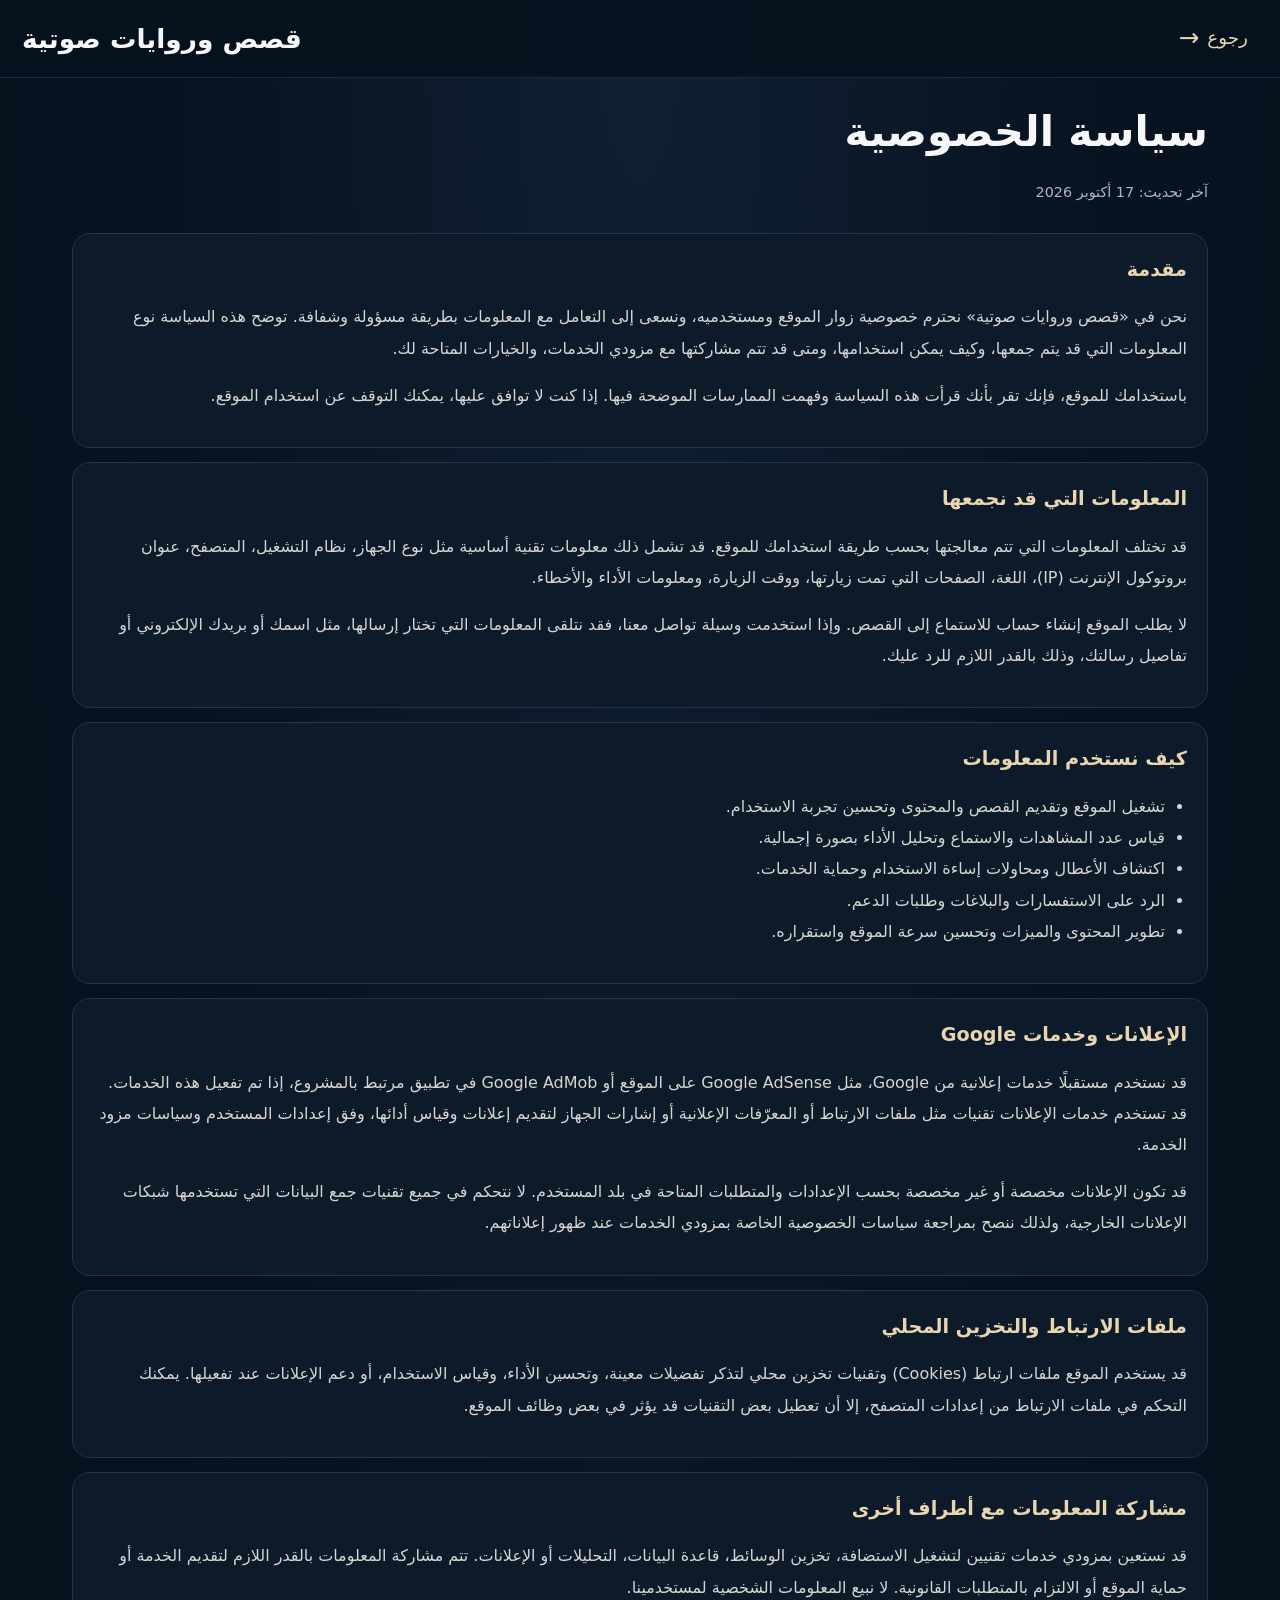
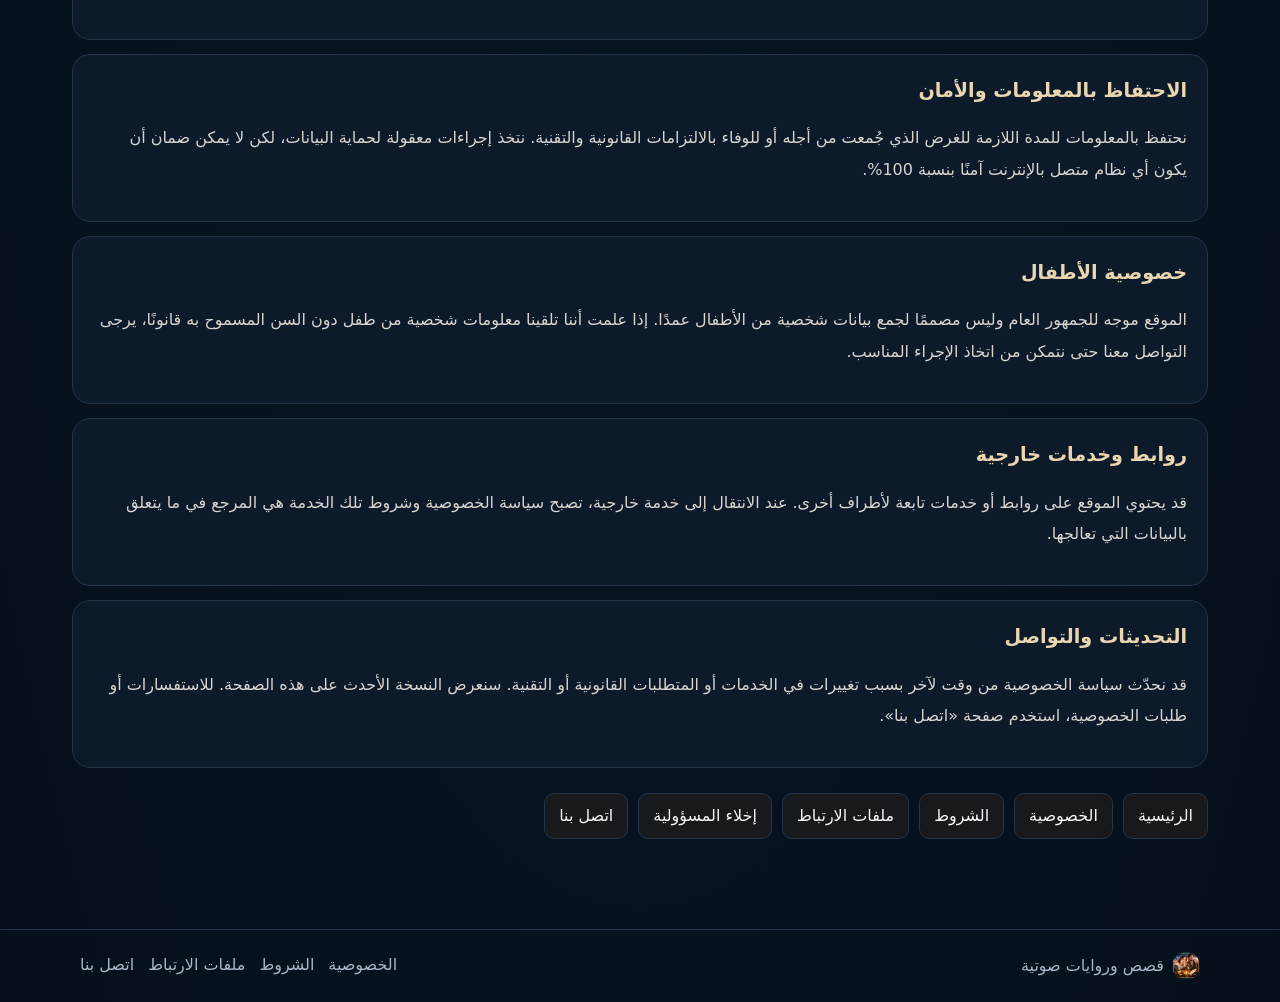
<file: privacy.html>
<!doctype html><html lang="ar" dir="rtl"><head><meta charset="utf-8"><meta name="viewport" content="width=device-width,initial-scale=1"><meta name="description" content="سياسة الخصوصية - قصص وروايات صوتية"><title>سياسة الخصوصية | قصص وروايات صوتية</title><link rel="stylesheet" href="style.css"><meta name="google-adsense-account" content="ca-pub-8926612269781002">
<script async src="https://pagead2.googlesyndication.com/pagead/js/adsbygoogle.js?client=ca-pub-8926612269781002"
     crossorigin="anonymous"></script>
</head><body><header class="topbar"><a class="brand" href="./"><img src="logo.png" alt="شعار قصص وروايات صوتية"> <span>قصص وروايات صوتية</span></a><a class="back-page" href="./" onclick="if (history.length > 1) { event.preventDefault(); history.back(); }" aria-label="العودة إلى الصفحة السابقة"><span aria-hidden="true">→</span><span>رجوع</span></a></header><main class="wrap legal-page"><h1>سياسة الخصوصية</h1><p class="legal-updated">آخر تحديث: 17 أكتوبر 2026</p><div class="legal-card"><h2>مقدمة</h2><p>نحن في «قصص وروايات صوتية» نحترم خصوصية زوار الموقع ومستخدميه، ونسعى إلى التعامل مع المعلومات بطريقة مسؤولة وشفافة. توضح هذه السياسة نوع المعلومات التي قد يتم جمعها، وكيف يمكن استخدامها، ومتى قد تتم مشاركتها مع مزودي الخدمات، والخيارات المتاحة لك.</p><p>باستخدامك للموقع، فإنك تقر بأنك قرأت هذه السياسة وفهمت الممارسات الموضحة فيها. إذا كنت لا توافق عليها، يمكنك التوقف عن استخدام الموقع.</p></div>
<div class="legal-card"><h2>المعلومات التي قد نجمعها</h2><p>قد تختلف المعلومات التي تتم معالجتها بحسب طريقة استخدامك للموقع. قد تشمل ذلك معلومات تقنية أساسية مثل نوع الجهاز، نظام التشغيل، المتصفح، عنوان بروتوكول الإنترنت (IP)، اللغة، الصفحات التي تمت زيارتها، ووقت الزيارة، ومعلومات الأداء والأخطاء.</p><p>لا يطلب الموقع إنشاء حساب للاستماع إلى القصص. وإذا استخدمت وسيلة تواصل معنا، فقد نتلقى المعلومات التي تختار إرسالها، مثل اسمك أو بريدك الإلكتروني أو تفاصيل رسالتك، وذلك بالقدر اللازم للرد عليك.</p></div>
<div class="legal-card"><h2>كيف نستخدم المعلومات</h2><ul><li>تشغيل الموقع وتقديم القصص والمحتوى وتحسين تجربة الاستخدام.</li><li>قياس عدد المشاهدات والاستماع وتحليل الأداء بصورة إجمالية.</li><li>اكتشاف الأعطال ومحاولات إساءة الاستخدام وحماية الخدمات.</li><li>الرد على الاستفسارات والبلاغات وطلبات الدعم.</li><li>تطوير المحتوى والميزات وتحسين سرعة الموقع واستقراره.</li></ul></div>
<div class="legal-card"><h2>الإعلانات وخدمات Google</h2><p>قد نستخدم مستقبلًا خدمات إعلانية من Google، مثل Google AdSense على الموقع أو Google AdMob في تطبيق مرتبط بالمشروع، إذا تم تفعيل هذه الخدمات. قد تستخدم خدمات الإعلانات تقنيات مثل ملفات الارتباط أو المعرّفات الإعلانية أو إشارات الجهاز لتقديم إعلانات وقياس أدائها، وفق إعدادات المستخدم وسياسات مزود الخدمة.</p><p>قد تكون الإعلانات مخصصة أو غير مخصصة بحسب الإعدادات والمتطلبات المتاحة في بلد المستخدم. لا نتحكم في جميع تقنيات جمع البيانات التي تستخدمها شبكات الإعلانات الخارجية، ولذلك ننصح بمراجعة سياسات الخصوصية الخاصة بمزودي الخدمات عند ظهور إعلاناتهم.</p></div>
<div class="legal-card"><h2>ملفات الارتباط والتخزين المحلي</h2><p>قد يستخدم الموقع ملفات ارتباط (Cookies) وتقنيات تخزين محلي لتذكر تفضيلات معينة، وتحسين الأداء، وقياس الاستخدام، أو دعم الإعلانات عند تفعيلها. يمكنك التحكم في ملفات الارتباط من إعدادات المتصفح، إلا أن تعطيل بعض التقنيات قد يؤثر في بعض وظائف الموقع.</p></div>
<div class="legal-card"><h2>مشاركة المعلومات مع أطراف أخرى</h2><p>قد نستعين بمزودي خدمات تقنيين لتشغيل الاستضافة، تخزين الوسائط، قاعدة البيانات، التحليلات أو الإعلانات. تتم مشاركة المعلومات بالقدر اللازم لتقديم الخدمة أو حماية الموقع أو الالتزام بالمتطلبات القانونية. لا نبيع المعلومات الشخصية لمستخدمينا.</p></div>
<div class="legal-card"><h2>الاحتفاظ بالمعلومات والأمان</h2><p>نحتفظ بالمعلومات للمدة اللازمة للغرض الذي جُمعت من أجله أو للوفاء بالالتزامات القانونية والتقنية. نتخذ إجراءات معقولة لحماية البيانات، لكن لا يمكن ضمان أن يكون أي نظام متصل بالإنترنت آمنًا بنسبة 100%.</p></div>
<div class="legal-card"><h2>خصوصية الأطفال</h2><p>الموقع موجه للجمهور العام وليس مصممًا لجمع بيانات شخصية من الأطفال عمدًا. إذا علمت أننا تلقينا معلومات شخصية من طفل دون السن المسموح به قانونًا، يرجى التواصل معنا حتى نتمكن من اتخاذ الإجراء المناسب.</p></div>
<div class="legal-card"><h2>روابط وخدمات خارجية</h2><p>قد يحتوي الموقع على روابط أو خدمات تابعة لأطراف أخرى. عند الانتقال إلى خدمة خارجية، تصبح سياسة الخصوصية وشروط تلك الخدمة هي المرجع في ما يتعلق بالبيانات التي تعالجها.</p></div>
<div class="legal-card"><h2>التحديثات والتواصل</h2><p>قد نحدّث سياسة الخصوصية من وقت لآخر بسبب تغييرات في الخدمات أو المتطلبات القانونية أو التقنية. سنعرض النسخة الأحدث على هذه الصفحة. للاستفسارات أو طلبات الخصوصية، استخدم صفحة «اتصل بنا».</p></div><div class="legal-nav"><a href="./">الرئيسية</a><a href="privacy.html">الخصوصية</a><a href="terms.html">الشروط</a><a href="cookies.html">ملفات الارتباط</a><a href="disclaimer.html">إخلاء المسؤولية</a><a href="contact.html">اتصل بنا</a></div></main><footer><span class="footer-brand"><img src="logo.png" alt=""> قصص وروايات صوتية</span><div class="footer-links"><a href="privacy.html">الخصوصية</a><a href="terms.html">الشروط</a><a href="cookies.html">ملفات الارتباط</a><a href="contact.html">اتصل بنا</a></div></footer></body></html>
</file>
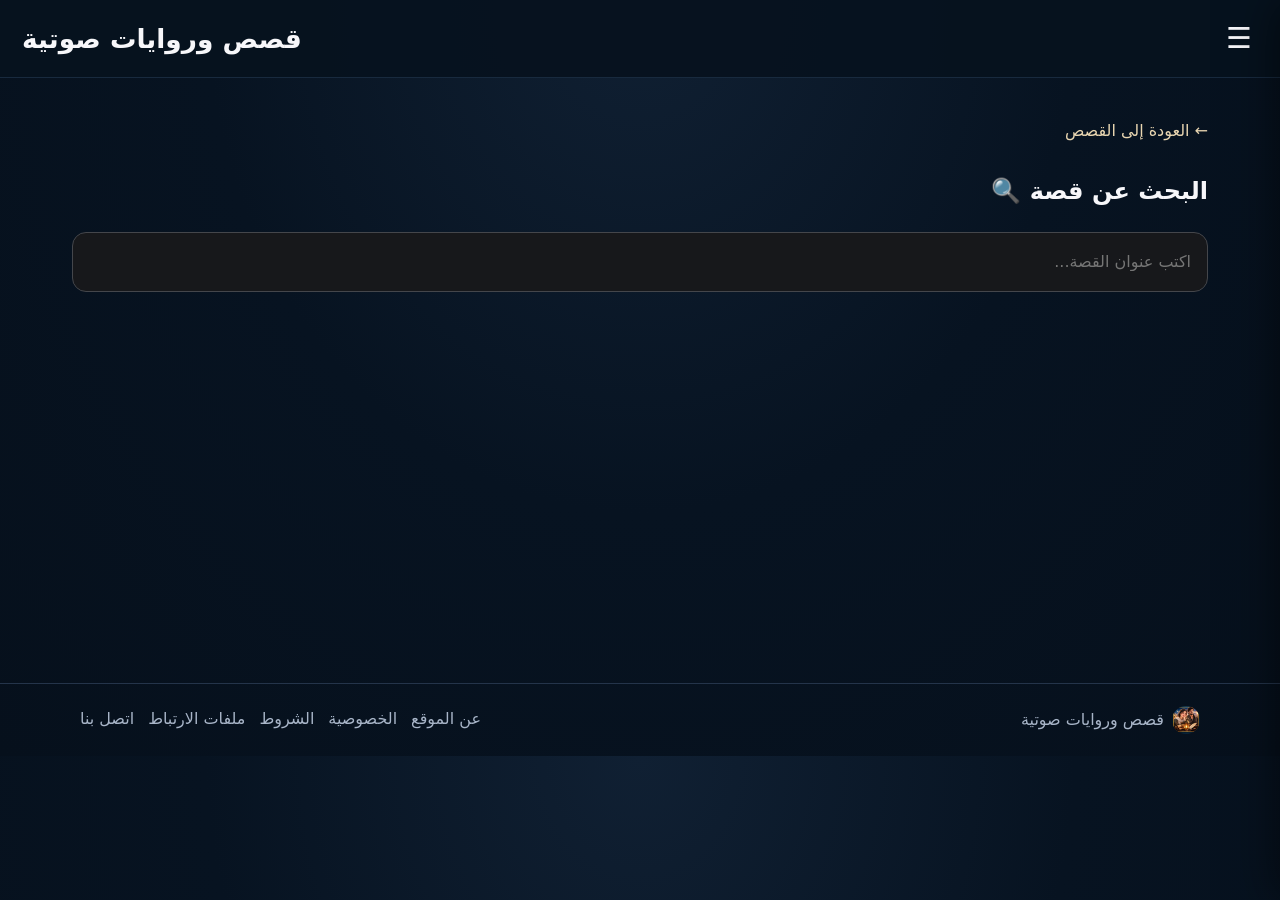
<file: search.html>
<!doctype html>
<html lang="ar" dir="rtl">
<head>
  <meta charset="utf-8">
  <meta name="viewport" content="width=device-width, initial-scale=1">
  <meta name="theme-color" content="#101113">
  <meta name="description" content="ابحث عن قصة صوتية من مكتبة قصص وروايات صوتية.">

  <meta name="google-site-verification" content="XAhgnlTrDhmB5cNO_rhz_a_rz9Sekqa3Rh0J5rwf058">
  <meta name="google-adsense-account" content="ca-pub-8926612269781002">

  <title>البحث عن قصة | قصص وروايات صوتية</title>
  <link rel="stylesheet" href="/style.css">

  <script async src="https://pagead2.googlesyndication.com/pagead/js/adsbygoogle.js?client=ca-pub-8926612269781002" crossorigin="anonymous"></script>

  <script async src="https://www.googletagmanager.com/gtag/js?id=G-Z23GT7529M"></script>
  <script>
    window.dataLayer = window.dataLayer || [];
    function gtag(){dataLayer.push(arguments);}
    gtag('js', new Date());
    gtag('config', 'G-Z23GT7529M');
  </script>
</head>

<body>
  <header class="topbar">
    <a class="brand" href="/">
      <img src="/logo.png" alt="شعار قصص وروايات صوتية">
      <span>قصص وروايات صوتية</span>
    </a>

    <button id="menuBtn" class="iconbtn" type="button" aria-label="فتح القائمة" aria-expanded="false">☰</button>
  </header>

  <aside id="sideMenu" class="side-menu" aria-label="القائمة الجانبية" aria-hidden="true">
    <div class="visitor-account">
      <div class="visitor-avatar" aria-hidden="true">
        <svg viewBox="0 0 24 24">
          <circle cx="12" cy="7" r="4"/>
          <path d="M4 21c0-4.4 3.6-7 8-7s8 2.6 8 7"/>
        </svg>
      </div>
      <strong>الأدمن</strong>
      <a class="visitor-login" href="/login.html">تسجيل الدخول</a>
    </div>

    <div class="side-head">
      <h2>القائمة</h2>
      <button id="closeMenu" class="close-menu" type="button" aria-label="إغلاق القائمة">×</button>
    </div>

    <nav class="side-links">
      <a href="/"><span class="nav-icon">⌂</span><span>الرئيسية</span></a>
      <a href="/search.html" data-library-view="search"><span class="nav-icon">🔍</span><span>البحث عن قصة</span></a>
      <a href="/history.html" data-library-view="history"><span class="nav-icon">🕘</span><span>سجل المشاهدة</span></a>
      <a href="/watch-later.html" data-library-view="later"><span class="nav-icon">📌</span><span>المشاهدة لاحقًا</span></a>
      <a href="/favorites.html" data-library-view="favorites"><span class="nav-icon">❤️</span><span>المفضلة</span></a>
      <a href="/about.html"><span class="nav-icon">i</span><span>عن الموقع</span></a>
      <a href="/privacy.html"><span class="nav-icon">⌕</span><span>سياسة الخصوصية</span></a>
      <a href="/terms.html"><span class="nav-icon">▤</span><span>شروط الاستخدام</span></a>
      <a href="/cookies.html"><span class="nav-icon">◉</span><span>سياسة ملفات الارتباط</span></a>
      <a href="/disclaimer.html"><span class="nav-icon">!</span><span>إخلاء المسؤولية</span></a>
      <a href="/contact.html"><span class="nav-icon">✉</span><span>اتصل بنا</span></a>
    </nav>

    <div class="side-foot">© قصص وروايات صوتية</div>
  </aside>

  <div id="menuOverlay" class="menu-overlay" hidden></div>

  <main class="wrap">
    <section id="librarySection" class="library-section" hidden>
      <button id="backFromLibrary" class="back" type="button">← العودة إلى القصص</button>
      <h2 id="libraryTitle">البحث عن قصة</h2>

      <div id="storySearchWrap">
        <input id="storySearchInput" type="search" placeholder="اكتب عنوان القصة..." aria-label="البحث عن قصة">
      </div>

      <div id="libraryStories" class="stories"></div>
      <p id="libraryEmpty" class="muted" hidden>لا توجد قصص هنا حتى الآن.</p>
    </section>

    <div id="homeSections">
      <section>
        <div class="section-title">
          <h2>تصنيفات القصص</h2>
          <span id="categoryCount" class="muted"></span>
        </div>
        <div id="categories" class="categories">
          <p class="muted">جارٍ تحميل التصنيفات...</p>
        </div>
      </section>
    </div>

    <section id="storySection" class="stories-section" hidden>
      <div class="section-title">
        <div>
          <button id="backCategories" class="back" type="button">← كل التصنيفات</button>
          <h2 id="selectedTitle"></h2>
        </div>
        <span id="storyCount" class="muted"></span>
      </div>

      <div class="category-tabs" role="tablist" aria-label="عرض قصص التصنيف">
        <button id="allStoriesTab" class="category-tab active" type="button" role="tab" aria-selected="true">القصص</button>
        <button id="topStoriesTab" class="category-tab" type="button" role="tab" aria-selected="false">الأكثر استماعًا</button>
      </div>

      <div id="stories" class="stories" role="tabpanel"></div>
      <div id="categoryTopStories" class="stories top-stories" role="tabpanel" hidden></div>
    </section>

    <section id="playerSection" class="player-section" hidden>
      <button id="closePlayer" class="back" type="button">← العودة إلى القصص</button>

      <article class="detail-card">
        <div class="detail-heading">
          <img id="detailImage" alt="">
          <h2 id="detailTitle"></h2>
        </div>

        <section class="description-box">
          <button id="descriptionToggle" class="description-toggle" type="button" aria-expanded="false">
            <span>وصف القصة</span>
            <span id="descriptionArrow" class="arrow">⌄</span>
          </button>

          <div id="descriptionContent" class="description-content collapsed">
            <p id="playerDescription" class="description"></p>
          </div>
        </section>

        <button id="listenStory" class="listen-story" type="button"><span>▶</span> الاستماع إلى القصة</button>
        <button id="openParts" class="parts-link-button" type="button" hidden>أجزاء القصة</button>

        <div class="story-actions detail-actions">
          <button id="detailFavorite" class="story-action" type="button" aria-pressed="false">♡ أضف إلى المفضلة</button>
          <button id="detailLater" class="story-action" type="button" aria-pressed="false">＋ المشاهدة لاحقًا</button>
        </div>

        <p id="playerMeta" class="muted views-meta"></p>
      </article>
    </section>

    <section id="partsSection" class="parts-section" hidden>
      <button id="backToStoryFromParts" class="back" type="button">← العودة إلى القصة</button>

      <article class="parts-page-card">
        <div class="parts-page-heading">
          <img id="partsStoryImage" alt="غلاف القصة">
          <div>
            <p class="eyebrow">أجزاء القصة</p>
            <h2 id="partsStoryTitle"></h2>
            <p id="partsPublishDate" class="story-publish-date"></p>
          </div>
        </div>
        <div id="partsPageList" class="story-parts-list" aria-label="أجزاء القصة"></div>
      </article>
    </section>

    <section id="listenSection" class="listen-section" hidden>
      <button id="backToDetails" class="back" type="button">← العودة إلى وصف القصة</button>

      <article id="musicPlayer" class="music-player">
        <div class="music-cover-wrap">
          <img id="listenImage" class="music-cover" alt="غلاف القصة">
        </div>

        <h2 id="listenTitle" class="music-title"></h2>
        <p class="music-subtitle">قصص وروايات صوتية</p>
        <p id="listenPublishDate" class="story-publish-date listen-publish-date"></p>

        <section id="storyPartsPublic" class="story-parts-public" hidden aria-label="أجزاء القصة"></section>

        <div id="audioWaveform" class="audio-waveform" role="img" aria-label="موجات صوتية للقصة"></div>

        <audio id="audioPlayer" preload="metadata"></audio>

        <div class="timeline">
          <span id="currentTime">0:00</span>
          <input id="seekBar" type="range" min="0" max="1000" value="0" aria-label="موضع التشغيل">
          <span id="duration">0:00</span>
        </div>

        <div class="player-controls">
          <button id="seekBack" type="button" aria-label="رجوع 15 ثانية">↶ 15</button>
          <button id="playPause" class="play-button" type="button" aria-label="تشغيل">▶</button>
          <button id="seekForward" type="button" aria-label="تقديم 15 ثانية">15 ↷</button>
        </div>

        <div class="extra-audio-controls">
          <label>
            سرعة الصوت
            <select id="playbackSpeed" aria-label="سرعة الصوت">
              <option value="0.75">0.75x</option>
              <option value="1" selected>1x</option>
              <option value="1.25">1.25x</option>
              <option value="1.5">1.5x</option>
              <option value="2">2x</option>
            </select>
          </label>
        </div>

        <p class="music-hint">اضغط على ▶ لبدء الاستماع. يمكنك تحريك الشريط أو تغيير سرعة الصوت، وسيُحفظ موضع توقفك على هذا الجهاز.</p>
      </article>

      <section class="recommendations">
        <div class="section-title"><h2>قصص مقترحة لك</h2></div>
        <div id="recommendedStories" class="stories"></div>
      </section>
    </section>

    <div id="notice" class="notice" role="status" hidden></div>
  </main>

  <footer>
    <span class="footer-brand">
      <img src="/logo.png" alt="">
      قصص وروايات صوتية
    </span>

    <div class="footer-links">
      <a href="/about.html">عن الموقع</a>
      <a href="/privacy.html">الخصوصية</a>
      <a href="/terms.html">الشروط</a>
      <a href="/cookies.html">ملفات الارتباط</a>
      <a href="/contact.html">اتصل بنا</a>
    </div>
  </footer>

  <script src="/config.js"></script>
  <script src="/app.js"></script>
</body>
</html>
</file>
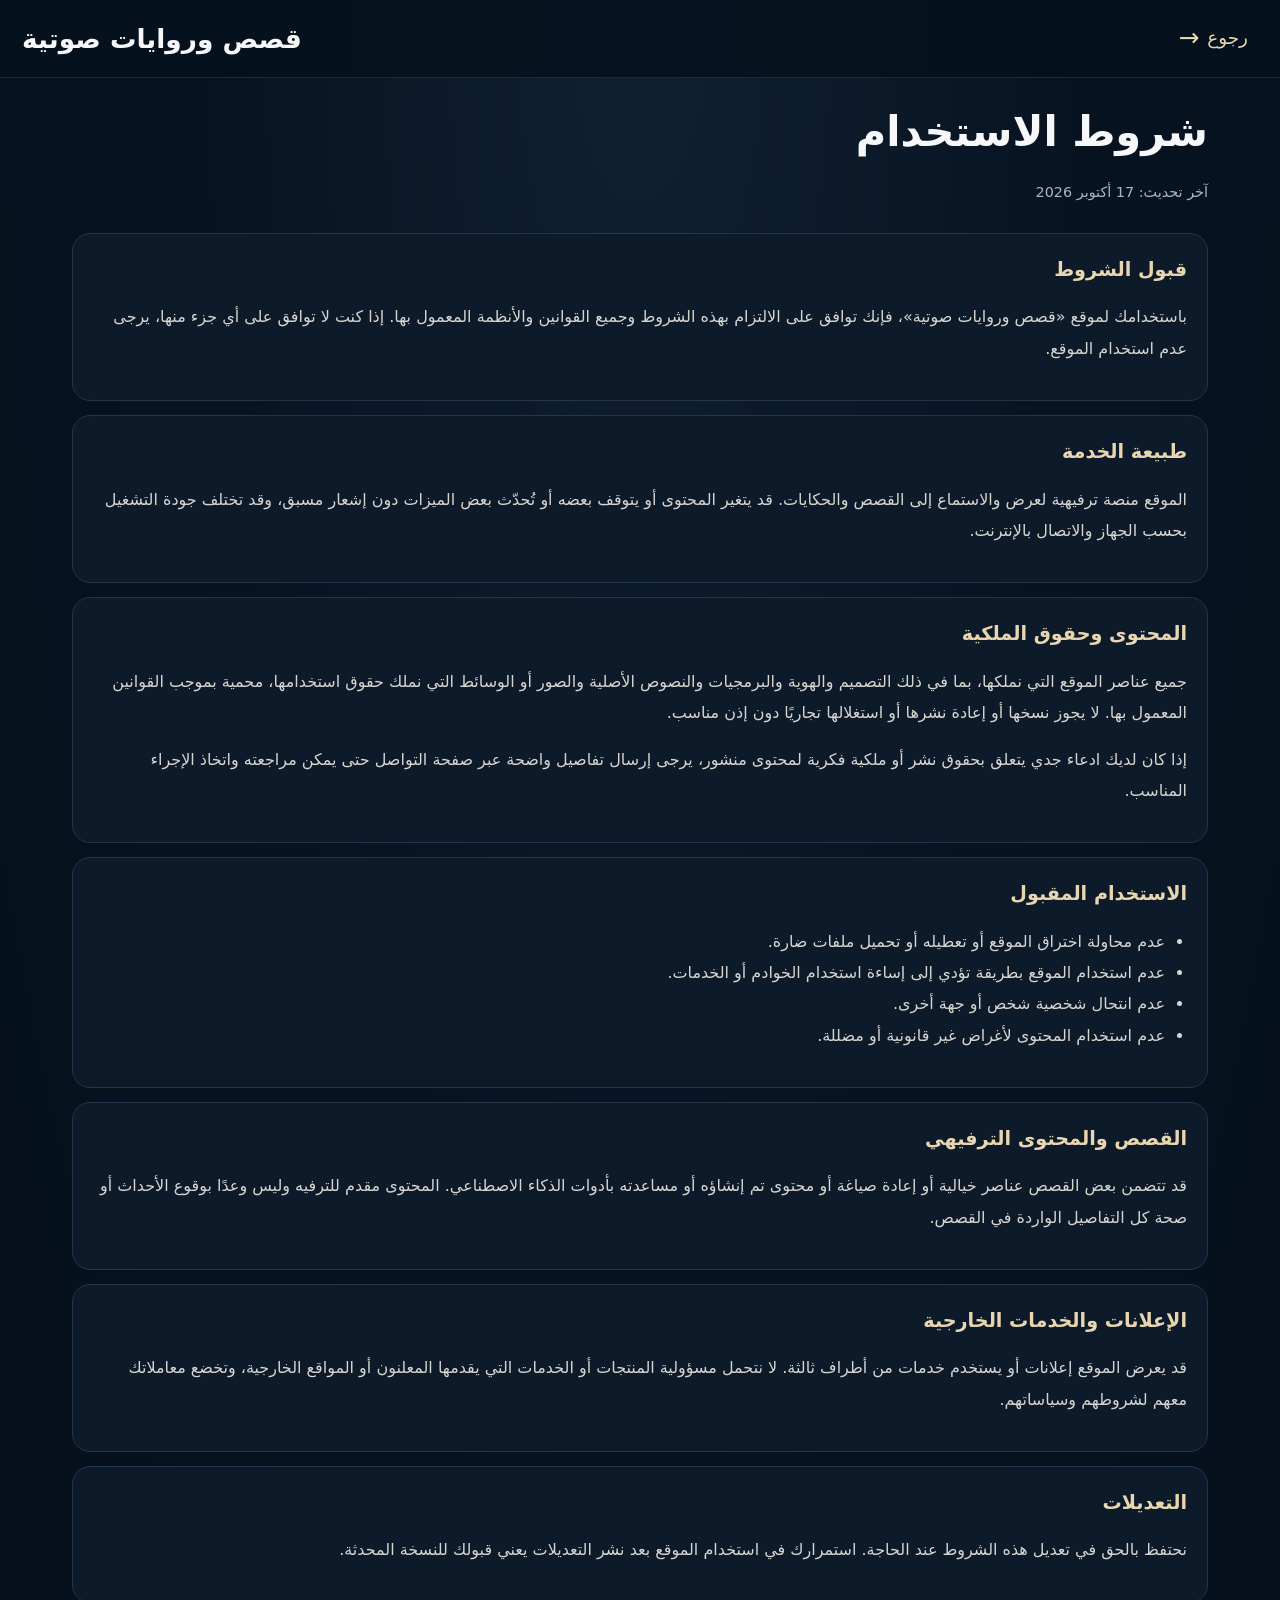
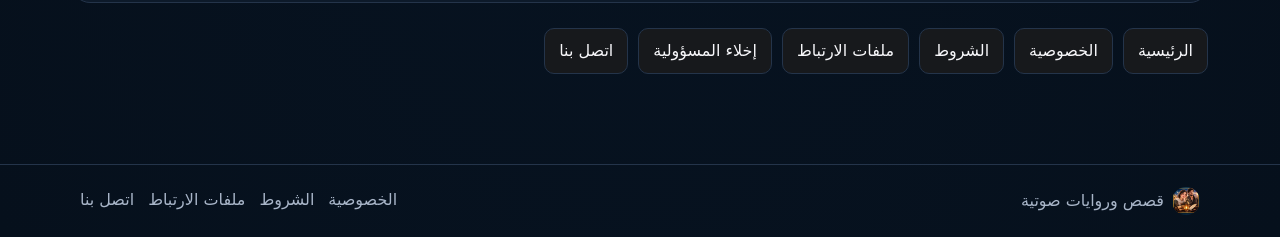
<file: terms.html>
<!doctype html><html lang="ar" dir="rtl"><head><meta charset="utf-8"><meta name="viewport" content="width=device-width,initial-scale=1"><meta name="description" content="شروط الاستخدام - قصص وروايات صوتية"><title>شروط الاستخدام | قصص وروايات صوتية</title><link rel="stylesheet" href="style.css"><meta name="google-adsense-account" content="ca-pub-8926612269781002">
<script async src="https://pagead2.googlesyndication.com/pagead/js/adsbygoogle.js?client=ca-pub-8926612269781002"
     crossorigin="anonymous"></script>
</head><body><header class="topbar"><a class="brand" href="./"><img src="logo.png" alt="شعار قصص وروايات صوتية"> <span>قصص وروايات صوتية</span></a><a class="back-page" href="./" onclick="if (history.length > 1) { event.preventDefault(); history.back(); }" aria-label="العودة إلى الصفحة السابقة"><span aria-hidden="true">→</span><span>رجوع</span></a></header><main class="wrap legal-page"><h1>شروط الاستخدام</h1><p class="legal-updated">آخر تحديث: 17 أكتوبر 2026</p><div class="legal-card"><h2>قبول الشروط</h2><p>باستخدامك لموقع «قصص وروايات صوتية»، فإنك توافق على الالتزام بهذه الشروط وجميع القوانين والأنظمة المعمول بها. إذا كنت لا توافق على أي جزء منها، يرجى عدم استخدام الموقع.</p></div>
<div class="legal-card"><h2>طبيعة الخدمة</h2><p>الموقع منصة ترفيهية لعرض والاستماع إلى القصص والحكايات. قد يتغير المحتوى أو يتوقف بعضه أو تُحدّث بعض الميزات دون إشعار مسبق، وقد تختلف جودة التشغيل بحسب الجهاز والاتصال بالإنترنت.</p></div>
<div class="legal-card"><h2>المحتوى وحقوق الملكية</h2><p>جميع عناصر الموقع التي نملكها، بما في ذلك التصميم والهوية والبرمجيات والنصوص الأصلية والصور أو الوسائط التي نملك حقوق استخدامها، محمية بموجب القوانين المعمول بها. لا يجوز نسخها أو إعادة نشرها أو استغلالها تجاريًا دون إذن مناسب.</p><p>إذا كان لديك ادعاء جدي يتعلق بحقوق نشر أو ملكية فكرية لمحتوى منشور، يرجى إرسال تفاصيل واضحة عبر صفحة التواصل حتى يمكن مراجعته واتخاذ الإجراء المناسب.</p></div>
<div class="legal-card"><h2>الاستخدام المقبول</h2><ul><li>عدم محاولة اختراق الموقع أو تعطيله أو تحميل ملفات ضارة.</li><li>عدم استخدام الموقع بطريقة تؤدي إلى إساءة استخدام الخوادم أو الخدمات.</li><li>عدم انتحال شخصية شخص أو جهة أخرى.</li><li>عدم استخدام المحتوى لأغراض غير قانونية أو مضللة.</li></ul></div>
<div class="legal-card"><h2>القصص والمحتوى الترفيهي</h2><p>قد تتضمن بعض القصص عناصر خيالية أو إعادة صياغة أو محتوى تم إنشاؤه أو مساعدته بأدوات الذكاء الاصطناعي. المحتوى مقدم للترفيه وليس وعدًا بوقوع الأحداث أو صحة كل التفاصيل الواردة في القصص.</p></div>
<div class="legal-card"><h2>الإعلانات والخدمات الخارجية</h2><p>قد يعرض الموقع إعلانات أو يستخدم خدمات من أطراف ثالثة. لا نتحمل مسؤولية المنتجات أو الخدمات التي يقدمها المعلنون أو المواقع الخارجية، وتخضع معاملاتك معهم لشروطهم وسياساتهم.</p></div>
<div class="legal-card"><h2>التعديلات</h2><p>نحتفظ بالحق في تعديل هذه الشروط عند الحاجة. استمرارك في استخدام الموقع بعد نشر التعديلات يعني قبولك للنسخة المحدثة.</p></div><div class="legal-nav"><a href="./">الرئيسية</a><a href="privacy.html">الخصوصية</a><a href="terms.html">الشروط</a><a href="cookies.html">ملفات الارتباط</a><a href="disclaimer.html">إخلاء المسؤولية</a><a href="contact.html">اتصل بنا</a></div></main><footer><span class="footer-brand"><img src="logo.png" alt=""> قصص وروايات صوتية</span><div class="footer-links"><a href="privacy.html">الخصوصية</a><a href="terms.html">الشروط</a><a href="cookies.html">ملفات الارتباط</a><a href="contact.html">اتصل بنا</a></div></footer></body></html>
</file>
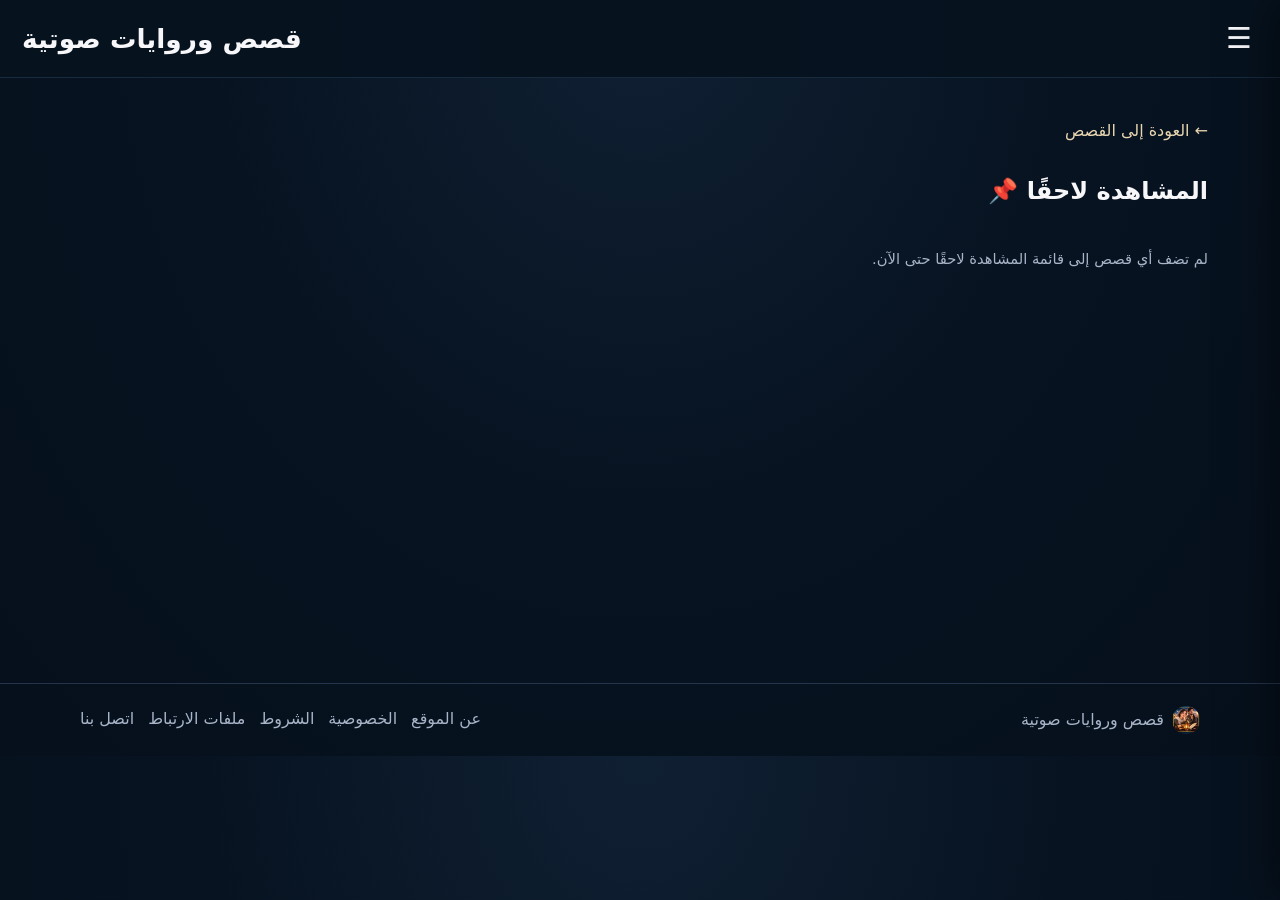
<file: watch-later.html>
<!doctype html>
<html lang="ar" dir="rtl">
<head>
  <meta charset="utf-8">
  <meta name="viewport" content="width=device-width, initial-scale=1">
  <meta name="theme-color" content="#101113">
  <meta name="description" content="احتفظ بالقصص التي تريد الاستماع إليها لاحقًا على موقع قصص وروايات صوتية.">

  <meta name="google-site-verification" content="XAhgnlTrDhmB5cNO_rhz_a_rz9Sekqa3Rh0J5rwf058">
  <meta name="google-adsense-account" content="ca-pub-8926612269781002">

  <title>المشاهدة لاحقًا | قصص وروايات صوتية</title>
  <link rel="stylesheet" href="/style.css">

  <script async src="https://pagead2.googlesyndication.com/pagead/js/adsbygoogle.js?client=ca-pub-8926612269781002" crossorigin="anonymous"></script>

  <script async src="https://www.googletagmanager.com/gtag/js?id=G-Z23GT7529M"></script>
  <script>
    window.dataLayer = window.dataLayer || [];
    function gtag(){dataLayer.push(arguments);}
    gtag('js', new Date());
    gtag('config', 'G-Z23GT7529M');
  </script>
</head>

<body>
  <header class="topbar">
    <a class="brand" href="/">
      <img src="/logo.png" alt="شعار قصص وروايات صوتية">
      <span>قصص وروايات صوتية</span>
    </a>
    <button id="menuBtn" class="iconbtn" type="button" aria-label="فتح القائمة" aria-expanded="false">☰</button>
  </header>

  <aside id="sideMenu" class="side-menu" aria-label="القائمة الجانبية" aria-hidden="true">
    <div class="visitor-account">
      <div class="visitor-avatar" aria-hidden="true">
        <svg viewBox="0 0 24 24">
          <circle cx="12" cy="7" r="4"/>
          <path d="M4 21c0-4.4 3.6-7 8-7s8 2.6 8 7"/>
        </svg>
      </div>
      <strong>الأدمن</strong>
      <a class="visitor-login" href="/login.html">تسجيل الدخول</a>
    </div>

    <div class="side-head">
      <h2>القائمة</h2>
      <button id="closeMenu" class="close-menu" type="button" aria-label="إغلاق القائمة">×</button>
    </div>

    <nav class="side-links">
      <a href="/"><span class="nav-icon">⌂</span><span>الرئيسية</span></a>
      <a href="/search.html" data-library-view="search"><span class="nav-icon">🔍</span><span>البحث عن قصة</span></a>
      <a href="/history.html" data-library-view="history"><span class="nav-icon">🕘</span><span>سجل المشاهدة</span></a>
      <a href="/watch-later.html" data-library-view="later"><span class="nav-icon">📌</span><span>المشاهدة لاحقًا</span></a>
      <a href="/favorites.html" data-library-view="favorites"><span class="nav-icon">❤️</span><span>المفضلة</span></a>
      <a href="/about.html"><span class="nav-icon">i</span><span>عن الموقع</span></a>
      <a href="/privacy.html"><span class="nav-icon">⌕</span><span>سياسة الخصوصية</span></a>
      <a href="/terms.html"><span class="nav-icon">▤</span><span>شروط الاستخدام</span></a>
      <a href="/cookies.html"><span class="nav-icon">◉</span><span>سياسة ملفات الارتباط</span></a>
      <a href="/disclaimer.html"><span class="nav-icon">!</span><span>إخلاء المسؤولية</span></a>
      <a href="/contact.html"><span class="nav-icon">✉</span><span>اتصل بنا</span></a>
    </nav>

    <div class="side-foot">© قصص وروايات صوتية</div>
  </aside>

  <div id="menuOverlay" class="menu-overlay" hidden></div>

  <main class="wrap">
    <section id="librarySection" class="library-section" hidden>
      <button id="backFromLibrary" class="back" type="button">← العودة إلى القصص</button>

      <h1 id="libraryTitle">المشاهدة لاحقًا 📌</h1>

      <div id="storySearchWrap">
        <input
          id="storySearchInput"
          type="search"
          placeholder="ابحث في القصص المحفوظة..."
          aria-label="البحث في القصص المحفوظة">
      </div>

      <div id="libraryStories" class="stories"></div>

      <p id="libraryEmpty" class="muted" hidden>
        لم تضف أي قصص إلى قائمة المشاهدة لاحقًا حتى الآن.
      </p>
    </section>

    <div id="homeSections">
      <section>
        <div class="section-title">
          <h2>تصنيفات القصص</h2>
          <span id="categoryCount" class="muted"></span>
        </div>
        <div id="categories" class="categories">
          <p class="muted">جارٍ تحميل التصنيفات...</p>
        </div>
      </section>
    </div>

    <section id="storySection" class="stories-section" hidden>
      <div class="section-title">
        <div>
          <button id="backCategories" class="back" type="button">← كل التصنيفات</button>
          <h2 id="selectedTitle"></h2>
        </div>
        <span id="storyCount" class="muted"></span>
      </div>

      <div class="category-tabs" role="tablist" aria-label="عرض قصص التصنيف">
        <button id="allStoriesTab" class="category-tab active" type="button" role="tab" aria-selected="true">القصص</button>
        <button id="topStoriesTab" class="category-tab" type="button" role="tab" aria-selected="false">الأكثر استماعًا</button>
      </div>

      <div id="stories" class="stories" role="tabpanel"></div>
      <div id="categoryTopStories" class="stories top-stories" role="tabpanel" hidden></div>
    </section>

    <section id="playerSection" class="player-section" hidden>
      <button id="closePlayer" class="back" type="button">← العودة إلى القصص</button>

      <article class="detail-card">
        <div class="detail-heading">
          <img id="detailImage" alt="">
          <h2 id="detailTitle"></h2>
        </div>

        <section class="description-box">
          <button id="descriptionToggle" class="description-toggle" type="button" aria-expanded="false">
            <span>وصف القصة</span>
            <span id="descriptionArrow" class="arrow">⌄</span>
          </button>
          <div id="descriptionContent" class="description-content collapsed">
            <p id="playerDescription" class="description"></p>
          </div>
        </section>

        <button id="listenStory" class="listen-story" type="button"><span>▶</span> الاستماع إلى القصة</button>
        <button id="openParts" class="parts-link-button" type="button" hidden>أجزاء القصة</button>

        <div class="story-actions detail-actions">
          <button id="detailFavorite" class="story-action" type="button" aria-pressed="false">♡ أضف إلى المفضلة</button>
          <button id="detailLater" class="story-action" type="button" aria-pressed="false">＋ المشاهدة لاحقًا</button>
        </div>
        <p id="playerMeta" class="muted views-meta"></p>
      </article>
    </section>

    <section id="partsSection" class="parts-section" hidden>
      <button id="backToStoryFromParts" class="back" type="button">← العودة إلى القصة</button>
      <article class="parts-page-card">
        <div class="parts-page-heading">
          <img id="partsStoryImage" alt="غلاف القصة">
          <div>
            <p class="eyebrow">أجزاء القصة</p>
            <h2 id="partsStoryTitle"></h2>
          </div>
        </div>
        <div id="partsPageList" class="story-parts-list" aria-label="أجزاء القصة"></div>
      </article>
    </section>

    <section id="listenSection" class="listen-section" hidden>
      <button id="backToDetails" class="back" type="button">← العودة إلى وصف القصة</button>

      <article id="musicPlayer" class="music-player">
        <div class="music-cover-wrap">
          <img id="listenImage" class="music-cover" alt="غلاف القصة">
        </div>

        <h2 id="listenTitle" class="music-title"></h2>
        <p class="music-subtitle">قصص وروايات صوتية</p>

        <section id="storyPartsPublic" class="story-parts-public" hidden aria-label="أجزاء القصة"></section>
        <div id="audioWaveform" class="audio-waveform" role="img" aria-label="موجات صوتية للقصة"></div>
        <audio id="audioPlayer" preload="metadata"></audio>

        <div class="timeline">
          <span id="currentTime">0:00</span>
          <input id="seekBar" type="range" min="0" max="1000" value="0" aria-label="موضع التشغيل">
          <span id="duration">0:00</span>
        </div>

        <div class="player-controls">
          <button id="seekBack" type="button" aria-label="رجوع 15 ثانية">↶ 15</button>
          <button id="playPause" class="play-button" type="button" aria-label="تشغيل">▶</button>
          <button id="seekForward" type="button" aria-label="تقديم 15 ثانية">15 ↷</button>
        </div>

        <div class="extra-audio-controls">
          <label>
            سرعة الصوت
            <select id="playbackSpeed" aria-label="سرعة الصوت">
              <option value="0.75">0.75x</option>
              <option value="1" selected>1x</option>
              <option value="1.25">1.25x</option>
              <option value="1.5">1.5x</option>
              <option value="2">2x</option>
            </select>
          </label>
        </div>

        <p class="music-hint">يمكنك تحريك شريط التشغيل أو تغيير سرعة الصوت.</p>
      </article>

      <section class="recommendations">
        <div class="section-title"><h2>قصص مقترحة لك</h2></div>
        <div id="recommendedStories" class="stories"></div>
      </section>
    </section>

    <div id="notice" class="notice" role="status" hidden></div>
  </main>

  <footer>
    <span class="footer-brand">
      <img src="/logo.png" alt="">
      قصص وروايات صوتية
    </span>
    <div class="footer-links">
      <a href="/about.html">عن الموقع</a>
      <a href="/privacy.html">الخصوصية</a>
      <a href="/terms.html">الشروط</a>
      <a href="/cookies.html">ملفات الارتباط</a>
      <a href="/contact.html">اتصل بنا</a>
    </div>
  </footer>

  <script src="/config.js"></script>
  <script src="/app.js"></script>
</body>
</html>
</file>
<file: style.css>
*{box-sizing:border-box} :root{color-scheme:dark;--bg:#101113;--panel:#1c1e21;--line:#303238;--text:#f5f1e8;--muted:#a8a8ad;--gold:#f2c94c;--blue:#15384a}body{margin:0;background:var(--bg);color:var(--text);font-family:system-ui,-apple-system,"Segoe UI",Tahoma,Arial,sans-serif;line-height:1.65}a{color:inherit;text-decoration:none}button,input,textarea,select{font:inherit}.topbar{height:76px;padding:0 max(18px,calc((100vw - 1120px)/2));display:flex;align-items:center;justify-content:space-between;background:#0b0c0e;border-bottom:1px solid #25262a;position:sticky;top:0;z-index:5}.brand{font-size:clamp(1.2rem,4vw,1.65rem);font-weight:800}.moon{color:var(--gold);font-size:1.6em;vertical-align:-3px}.iconbtn{background:none;border:0;color:var(--text);font-size:1.8rem;cursor:pointer}nav{display:block}.side-menu{position:fixed;top:0;right:0;bottom:0;width:min(340px,82vw);background:#181a1d;border-left:1px solid var(--line);z-index:30;transform:translateX(105%);transition:transform .25s ease;box-shadow:-18px 0 45px #0008;display:flex;flex-direction:column}.side-menu.open{transform:translateX(0)}.side-head{height:76px;display:flex;align-items:center;justify-content:space-between;padding:0 20px;border-bottom:1px solid var(--line)}.side-head h2{margin:0;font-size:1.35rem}.close-menu{width:44px;height:44px;border:0;background:transparent;color:var(--text);font-size:2rem;cursor:pointer}.side-links{display:grid;gap:2px;padding:18px 12px;overflow:auto}.side-links a{display:flex;align-items:center;gap:15px;padding:15px 14px;border-radius:12px;font-size:1.08rem;transition:background .15s}.side-links a:hover,.side-links a:focus{background:#22252a}.nav-icon{width:32px;height:32px;display:grid;place-items:center;border:1px solid #55585f;border-radius:9px;color:var(--gold);font-weight:800;font-size:1rem;flex:none}.side-foot{margin-top:auto;padding:20px;border-top:1px solid var(--line);color:var(--muted);text-align:center}.menu-overlay{position:fixed;inset:0;background:#0009;z-index:25}.menu-overlay[hidden]{display:none}.footer-links{display:flex;gap:14px;flex-wrap:wrap}.footer-links a:hover{color:var(--text)}.wrap{width:min(1120px,100% - 30px);margin:auto}.hero{padding:45px 0 30px}.eyebrow{color:var(--gold);font-weight:700;margin:0 0 8px}.hero h1{font-size:clamp(2rem,6vw,3.2rem);line-height:1.25;margin:0 0 12px}.hero p:last-child{color:var(--muted);max-width:600px}.section-title{display:flex;align-items:center;justify-content:space-between;gap:12px;margin:24px 0 16px}.section-title h2{margin:0;font-size:1.45rem}.muted{color:var(--muted);font-size:.92rem}.categories{display:grid;grid-template-columns:repeat(2,minmax(0,1fr));gap:14px}.category{border:1px solid var(--line);padding:0;background:var(--panel);border-radius:20px;overflow:hidden;text-align:right;color:inherit;cursor:pointer;transition:transform .15s,border-color .15s}.category:active{transform:scale(.985)}.category img,.category .placeholder{width:100%;aspect-ratio:1/1;object-fit:cover;display:grid;place-items:center;background:linear-gradient(145deg,#1c5360,#162d49);font-size:3rem}.category h3{margin:0;padding:14px 12px 16px;font-size:1.08rem}.stories{display:grid;grid-template-columns:repeat(2,minmax(0,1fr));gap:12px}.story{display:flex;flex-direction:column;align-items:stretch;gap:8px;min-width:0;text-align:right;background:var(--panel);border:1px solid var(--line);border-radius:16px;padding:10px;color:inherit;cursor:pointer}.story img{width:100%;aspect-ratio:1/1;object-fit:cover;border-radius:10px;background:var(--blue)}.story h3{font-size:1rem;line-height:1.45;margin:0 0 4px;overflow-wrap:anywhere}.story p{font-size:.88rem;color:var(--muted);margin:0}.story-info{width:100%}.back{border:0;background:transparent;color:var(--gold);cursor:pointer;padding:4px 0 8px}.player-section{margin:34px 0}.detail-card{background:var(--panel);border:1px solid var(--line);padding:18px;border-radius:20px}.detail-heading{display:grid;grid-template-columns:minmax(110px,38%) 1fr;gap:16px;align-items:center}.detail-heading img{width:100%;aspect-ratio:1;object-fit:cover;border-radius:12px;background:var(--blue)}.detail-heading h2{margin:0;font-size:clamp(1.2rem,4vw,1.8rem)}.description{white-space:pre-wrap;color:#d0cfd1;margin:22px 0}.detail-card audio{width:100%;margin-top:10px}footer{border-top:1px solid var(--line);padding:22px max(18px,calc((100vw - 1120px)/2));display:flex;justify-content:space-between;color:var(--muted);margin-top:50px}.notice{position:fixed;bottom:20px;right:50%;transform:translateX(50%);background:#24262a;border:1px solid var(--line);padding:10px 16px;border-radius:12px;z-index:10}.empty{padding:24px;text-align:center;background:var(--panel);border:1px dashed var(--line);border-radius:14px;color:var(--muted)}@media(min-width:700px){.categories{grid-template-columns:repeat(3,minmax(0,1fr));gap:18px}.category h3{font-size:1.2rem;padding:17px}.hero{padding-top:62px}.stories{grid-template-columns:repeat(3,minmax(0,1fr));gap:18px}.story{padding:14px}.story h3{font-size:1.1rem}}@media(max-width:520px){.hero{padding-top:32px}.detail-card{padding:14px}.detail-heading{grid-template-columns: minmax(100px,40%) 1fr;gap:12px}}

/* Story details and dedicated audio-player page */
.description-box{margin:22px 0 18px;border:1px solid var(--line);border-radius:15px;overflow:hidden;background:#17191c}
.description-toggle{width:100%;display:flex;align-items:center;justify-content:space-between;gap:12px;padding:15px 17px;background:transparent;border:0;color:var(--text);font-weight:800;text-align:right;cursor:pointer}
.description-toggle span:first-child{font-size:1.08rem}
.description-toggle .arrow{font-size:1.55rem;color:var(--gold);line-height:1;transition:transform .2s}
.description-content{padding:0 17px 12px}
.description-content.collapsed{display:none}
.description{white-space:pre-wrap;overflow-wrap:anywhere;color:#d0cfd1;margin:0 0 8px;font-size:1rem;line-height:1.9}
.listen-story{width:100%;display:flex;justify-content:center;align-items:center;gap:12px;border:0;border-radius:15px;padding:15px 18px;background:var(--gold);color:#201a09;font-weight:800;font-size:1.08rem;cursor:pointer}
.listen-story span{font-size:1.2rem}
.views-meta{text-align:center;margin:14px 0 2px}
.listen-section{margin:24px 0 38px}
.music-player{max-width:520px;margin:10px auto 0;padding:clamp(20px,5vw,32px);border:1px solid #393a3e;border-radius:26px;background:linear-gradient(160deg,#29251a 0%,#17181b 45%,#101113 100%);box-shadow:0 18px 55px #0005;text-align:center}
.music-cover-wrap{width:min(100%,330px);margin:0 auto 26px}
.music-cover{display:block;width:100%;aspect-ratio:1/1;object-fit:cover;border-radius:18px;background:var(--blue);box-shadow:0 10px 30px #0005}
.music-title{font-size:clamp(1.35rem,5vw,1.9rem);line-height:1.45;margin:0 0 5px;overflow-wrap:anywhere}
.music-subtitle{color:var(--muted);margin:0 0 28px}
.timeline{display:grid;grid-template-columns:auto minmax(0,1fr) auto;align-items:center;gap:10px;color:#d0d0d3;font-size:.84rem;direction:ltr;font-variant-numeric:tabular-nums}
.timeline input[type=range]{width:100%;accent-color:var(--gold);cursor:pointer;min-width:0}
.player-controls{display:flex;align-items:center;justify-content:center;gap:clamp(22px,8vw,44px);margin:24px 0 15px;direction:ltr}
.player-controls button{border:0;background:transparent;color:var(--text);font-size:1.15rem;cursor:pointer}
.player-controls .play-button{width:68px;height:68px;border-radius:50%;background:#f6f2e8;color:#171717;font-size:1.55rem;display:grid;place-items:center;padding-left:5px}
.music-hint{font-size:.82rem;color:var(--muted);margin:12px 0 0}
@media(min-width:700px){.detail-card{padding:26px}.description-toggle{padding:18px 20px}.description-content{padding:0 20px 16px}.music-player{padding:34px}}

/* Mobile-friendly audio seeking */
.timeline input[type=range]{
  display:block;
  min-height:34px;
  padding:0;
  margin:0;
  touch-action:pan-y;
  -webkit-appearance: none;
  appearance:none;
  background:transparent;
  accent-color:var(--gold);
}
.timeline input[type=range]::-webkit-slider-runnable-track{
  height:5px;
  border-radius:999px;
  background:#777;
}
.timeline input[type=range]::-webkit-slider-thumb{
  -webkit-appearance:none;
  appearance:none;
  width:20px;
  height:20px;
  margin-top:-7.5px;
  border-radius:50%;
  background:var(--gold);
  border:0;
}
.timeline input[type=range]::-moz-range-track{
  height:5px;
  border-radius:999px;
  background:#777;
}
.timeline input[type=range]::-moz-range-thumb{
  width:20px;
  height:20px;
  border-radius:50%;
  background:var(--gold);
  border:0;
}

/* Legal pages */
.legal-page{padding:34px 0 60px}.legal-page h1{font-size:clamp(1.8rem,5vw,2.6rem);margin:0 0 10px}.legal-updated{color:var(--muted);font-size:.9rem;margin-bottom:28px}.legal-card{background:var(--panel);border:1px solid var(--line);border-radius:18px;padding:20px;margin:14px 0}.legal-card h2{font-size:1.2rem;margin:0 0 10px;color:var(--gold)}.legal-card p,.legal-card li{color:#d7d5d0;line-height:1.95}.legal-card ul{padding-right:22px}.legal-note{border-right:3px solid var(--gold);background:#211f18;padding:14px 16px;border-radius:10px;color:#ddd}.contact-box{font-size:1.05rem;text-align:center;padding:25px;border:1px dashed #5b553e;border-radius:16px;background:#17181a}.legal-nav{display:flex;gap:10px;flex-wrap:wrap;margin-top:25px}.legal-nav a{border:1px solid var(--line);padding:9px 14px;border-radius:10px;background:#17191c;color:var(--text)}

/* Updated brand identity */
.brand{display:inline-flex;align-items:center;gap:9px;text-decoration:none}.brand img{width:38px;height:38px;object-fit:cover;border-radius:50%;border:1px solid #d9a441;flex:0 0 auto}.brand span{display:inline-block}.footer-brand{display:inline-flex;align-items:center;gap:8px}.footer-brand img{width:28px;height:28px;object-fit:cover;border-radius:50%;vertical-align:middle}

/* Audio storytelling enhancements: decorative waveform and accessible controls */
.audio-waveform{display:flex;align-items:center;justify-content:center;gap:3px;height:76px;margin:0 auto 18px;max-width:100%;overflow:hidden;direction:ltr}
.wave-bar{display:block;flex:0 1 4px;width:4px;height:var(--bar-height,18px);min-height:5px;border-radius:999px;background:linear-gradient(180deg,#ffe7a0 0%,#d6a832 55%,#8b6420 100%);opacity:.78;transform:scaleY(.62);transform-origin:center;transition:transform .2s ease,opacity .2s ease}
.audio-waveform.playing .wave-bar{animation:wavePulse .78s ease-in-out var(--bar-delay,0s) infinite alternate;opacity:1}
@keyframes wavePulse{from{transform:scaleY(.28)}to{transform:scaleY(1)}}
.extra-audio-controls{display:flex;justify-content:center;gap:14px;flex-wrap:wrap;margin:18px 0 8px}
.extra-audio-controls label{display:flex;align-items:center;gap:8px;color:var(--muted);font-size:.9rem}
.extra-audio-controls select{background:#191b20;color:var(--text);border:1px solid #62532e;border-radius:10px;padding:9px 10px;font:inherit;min-height:40px}
@media(prefers-reduced-motion:reduce){.audio-waveform.playing .wave-bar{animation:none;transform:scaleY(.7)}}


/* Consistent back navigation on informational pages */
.back-page{display:inline-flex;align-items:center;gap:8px;color:var(--gold);font-size:clamp(.95rem,3vw,1.15rem);white-space:nowrap;padding:8px 10px;border-radius:10px}
.back-page span:first-child{font-size:1.35em;line-height:1}
.back-page:focus-visible{outline:2px solid var(--gold);outline-offset:3px}
@media(max-width:420px){.topbar{gap:8px}.back-page{font-size:.9rem;padding:6px 4px}.brand{gap:6px}.brand img{width:34px;height:34px}}

/* Visitor sign-in link: added at the top of the existing sidebar */
.visitor-login{display:flex;align-items:center;gap:12px;margin:14px 14px 0;padding:13px 14px;border:1px solid #4b432b;border-radius:13px;background:linear-gradient(110deg,#24211a,#1d1e21);color:var(--text);font-weight:750}
.visitor-login:hover,.visitor-login:focus{background:#2a271e;outline-color:var(--gold)}
.visitor-avatar{display:grid;place-items:center;width:38px;height:38px;border-radius:50%;background:#292b30;border:1px solid var(--gold);color:var(--gold);font-size:1.35rem}
.login-arrow{margin-right:auto;color:var(--gold);font-size:1.2rem}
.login-page{width:min(480px,calc(100% - 30px));margin:42px auto;padding:26px;background:var(--panel);border:1px solid var(--line);border-radius:22px}
.login-page h1{margin:0 0 8px;font-size:1.8rem}.login-page p{color:var(--muted)}
.login-provider{display:flex;align-items:center;justify-content:center;gap:12px;width:100%;padding:14px 16px;margin-top:13px;border-radius:12px;border:1px solid #45474d;background:#111316;color:var(--text);font-weight:700;cursor:pointer}
.login-provider:focus,.login-provider:hover{border-color:var(--gold)}
.login-provider.google{background:#f7f7f7;color:#222;border-color:#f7f7f7}
.login-provider.facebook{background:#1877f2;color:white;border-color:#1877f2}
.login-note{font-size:.9rem;padding:12px;border-radius:10px;background:#25272b}
.back-home{display:inline-block;color:var(--gold);margin-bottom:18px}


/* Requested layout: compact horizontal story rows, ranked Top list, inline player */
.stories{display:flex;flex-direction:column;gap:10px}
.story{position:relative;display:flex;flex-direction:row;align-items:center;gap:13px;width:100%;min-height:104px;padding:10px;text-align:right;border-radius:14px}
.story img{width:92px;height:92px;aspect-ratio:1/1;flex:0 0 92px;object-fit:cover;border-radius:10px}
.story-info{flex:1;min-width:0}
.story h3{font-size:1rem;line-height:1.55;margin:0 0 7px;display:-webkit-box;-webkit-line-clamp:2;-webkit-box-orient:vertical;overflow:hidden}
.story p{font-size:.88rem;margin:0}
.story-rank{display:grid;place-items:center;flex:0 0 36px;width:36px;height:36px;border-radius:50%;background:#302817;border:1px solid var(--gold);color:var(--gold);font-weight:900;font-size:1.05rem}
.top-stories{counter-reset:rank}
#playerSection .detail-heading{grid-template-columns:minmax(90px,34%) 1fr;gap:13px;align-items:start}
#playerSection .detail-heading img{max-width:220px;aspect-ratio:3/4;object-fit:cover}
#playerSection .description-box{margin:16px 0 12px}
#playerSection .listen-story{padding:11px 14px}
#listenSection{min-width:0;margin:34px 0 38px}
#listenSection .music-player{max-width:none;width:100%;margin:0;padding:clamp(14px,2vw,24px);border-radius:20px}
#listenSection .music-cover-wrap{width:min(100%,190px);margin:0 auto 14px}
#listenSection .music-title{font-size:1.15rem}
#listenSection .music-subtitle{margin-bottom:14px}
#listenSection .audio-waveform{height:52px;margin-bottom:10px;gap:2px}
#listenSection .player-controls{margin:14px 0 10px;gap:clamp(12px,3vw,26px)}
#listenSection .player-controls .play-button{width:58px;height:58px}
#listenSection .music-hint{font-size:.78rem}
.recommendations{margin-top:28px}
@media(min-width:760px){.wrap:has(#playerSection:not([hidden])){display:grid;grid-template-columns:minmax(0,.92fr) minmax(0,1.08fr);column-gap:20px;align-items:start}.wrap:has(#playerSection:not([hidden])) #playerSection{grid-column:1;grid-row:1;margin-top:24px}.wrap:has(#playerSection:not([hidden])) #listenSection{grid-column:2;grid-row:1;margin-top:66px}.wrap:has(#playerSection:not([hidden])) #listenSection .back{display:none}.wrap:has(#playerSection:not([hidden])) #playerSection .detail-card{padding:16px}.wrap:has(#playerSection:not([hidden])) #playerSection .detail-heading{grid-template-columns:1fr;gap:12px}.wrap:has(#playerSection:not([hidden])) #playerSection .detail-heading img{width:min(100%,220px);max-width:220px;aspect-ratio:4/5}.wrap:has(#playerSection:not([hidden])) #playerSection .detail-heading h2{font-size:1.25rem}.wrap:has(#playerSection:not([hidden])) #listenSection .recommendations .story img{width:76px;height:76px;flex-basis:76px}}
@media(max-width:759px) and (min-width:380px){.wrap:has(#playerSection:not([hidden])){display:grid;grid-template-columns:minmax(0,.82fr) minmax(0,1.18fr);column-gap:10px;align-items:start}.wrap:has(#playerSection:not([hidden])) #playerSection{grid-column:1;grid-row:1;margin:16px 0 8px}.wrap:has(#playerSection:not([hidden])) #listenSection{grid-column:2;grid-row:1;margin-top:58px}.wrap:has(#playerSection:not([hidden])) #listenSection .back{display:none}.wrap:has(#playerSection:not([hidden])) #playerSection .detail-card{padding:10px}.wrap:has(#playerSection:not([hidden])) #playerSection .detail-heading{grid-template-columns:1fr;gap:8px}.wrap:has(#playerSection:not([hidden])) #playerSection .detail-heading img{width:100%;max-width:none;aspect-ratio:4/5}.wrap:has(#playerSection:not([hidden])) #playerSection .detail-heading h2{font-size:1rem;line-height:1.5}.wrap:has(#playerSection:not([hidden])) #playerSection .description-toggle{padding:9px;font-size:.9rem}.wrap:has(#playerSection:not([hidden])) #playerSection .listen-story{font-size:.88rem;padding:9px 6px}.wrap:has(#playerSection:not([hidden])) #listenSection .music-player{padding:10px 8px}.wrap:has(#playerSection:not([hidden])) #listenSection .music-cover-wrap{width:100%;margin-bottom:10px}.wrap:has(#playerSection:not([hidden])) #listenSection .music-title{font-size:.95rem}.wrap:has(#playerSection:not([hidden])) #listenSection .audio-waveform{height:38px}.wrap:has(#playerSection:not([hidden])) #listenSection .player-controls{gap:4px;margin:8px 0}.wrap:has(#playerSection:not([hidden])) #listenSection .player-controls button{font-size:.78rem}.wrap:has(#playerSection:not([hidden])) #listenSection .player-controls .play-button{width:42px;height:42px;font-size:1rem}.wrap:has(#playerSection:not([hidden])) #listenSection .timeline{gap:4px;font-size:.68rem}.wrap:has(#playerSection:not([hidden])) #listenSection .extra-audio-controls{gap:6px}.wrap:has(#playerSection:not([hidden])) #listenSection .extra-audio-controls label{font-size:.72rem;display:flex;flex-direction:column}.wrap:has(#playerSection:not([hidden])) #listenSection .extra-audio-controls select{font-size:.75rem;padding:5px;min-height:32px}.wrap:has(#playerSection:not([hidden])) #listenSection .recommendations .story{gap:6px;padding:6px}.wrap:has(#playerSection:not([hidden])) #listenSection .recommendations .story img{width:54px;height:54px;flex-basis:54px}.wrap:has(#playerSection:not([hidden])) #listenSection .recommendations .story h3{font-size:.8rem}.wrap:has(#playerSection:not([hidden])) #listenSection .recommendations .section-title{display:block}.story img{width:84px;height:84px;flex-basis:84px}}
@media(max-width:379px){.wrap:has(#playerSection:not([hidden])){display:block}.wrap:has(#playerSection:not([hidden])) #playerSection{margin-bottom:8px}.wrap:has(#playerSection:not([hidden])) #listenSection{margin-top:12px}.wrap:has(#playerSection:not([hidden])) #listenSection .back{display:none}}

/* Visitor account inspired by the supplied reference: avatar, guest name, then sign-in button */
.visitor-account{display:flex;flex-direction:column;align-items:center;gap:10px;padding:24px 18px 20px;border-bottom:1px solid var(--line);text-align:center}
.visitor-account .visitor-avatar{width:92px;height:92px;border:3px solid #78b9d6;border-radius:50%;background:#1b1c1e;color:#ddd;display:grid;place-items:center}
.visitor-account .visitor-avatar svg{width:48px;height:48px;fill:#d5d5d5;stroke:#d5d5d5;stroke-width:1.5}
.visitor-account strong{font-size:1.6rem;font-weight:800;color:#f2f0eb}
.visitor-account .visitor-login{display:flex;align-items:center;justify-content:center;width:min(100%,280px);margin:0;padding:13px 18px;border:0;border-radius:999px;background:#2b3038;color:#aabbd8;font-size:1.12rem;font-weight:750}
.visitor-account .visitor-login:hover,.visitor-account .visitor-login:focus{background:#343b46;outline:2px solid #78b9d6}
.visitor-account .login-arrow{display:none}
#topStoriesSection{display:none!important}
#categoryTopSection{margin:24px 0 28px}
#categoryTopSection .section-title{margin:0 0 14px}
#categoryTopSection .section-title h2{color:var(--text)}
#categoryTopStories .story-rank{order:0}
@media(max-width:420px){.visitor-account{padding-top:28px;padding-bottom:24px}.visitor-account .visitor-avatar{width:100px;height:100px}.visitor-account .visitor-avatar svg{width:54px;height:54px}}

/* Category browsing: switch between all stories and a complete ranked Top list */
.category-tabs{display:grid;grid-template-columns:1fr 1fr;gap:8px;margin:22px 0 16px;padding:5px;border:1px solid var(--line);border-radius:14px;background:#17181b}
.category-tab{min-width:0;padding:11px 8px;border:1px solid transparent;border-radius:10px;background:transparent;color:var(--muted);font-weight:750;cursor:pointer;line-height:1.4}
.category-tab.active{background:var(--gold);color:#171717}
.category-tab:focus-visible{outline:2px solid var(--gold);outline-offset:2px}
#categoryTopStories[hidden],#stories[hidden]{display:none!important}
#categoryTopStories .story-rank{flex:0 0 36px}
#listenSection .extra-audio-controls label{display:flex;align-items:center;gap:12px}

/* Story cards: keep full titles readable and provide a share action on every card. */
.story{cursor:pointer;align-items:center;gap:10px;padding:10px}
.story img{width:clamp(66px,25vw,104px);height:clamp(66px,25vw,104px);flex:0 0 clamp(66px,25vw,104px)}
.story-info{flex:1;min-width:0;overflow:visible}
.story h3{display:block;overflow:visible;display:-webkit-box;-webkit-line-clamp:unset;-webkit-box-orient:vertical;overflow-wrap:anywhere;white-space:normal;font-size:clamp(.86rem,3.5vw,1rem);line-height:1.55}
.story-rank{flex:0 0 28px!important;width:28px;height:28px;font-size:.78rem;border-width:1px}
.story:focus-visible{outline:2px solid var(--gold);outline-offset:3px}
@media(max-width:380px){.story{gap:7px;padding:8px}.story img{width:62px;height:62px;flex-basis:62px}.story-rank{flex-basis:24px!important;width:24px;height:24px;font-size:.7rem}.story h3{font-size:.82rem}}


/* Clean, compact admin sign-in */
.login-page{width:min(520px,calc(100% - 30px));margin:34px auto;padding:clamp(20px,5vw,32px)}
.login-page h1{font-size:clamp(1.65rem,6vw,2.15rem);margin:0 0 24px}
.login-page label{display:block;margin:15px 0 7px}
.login-page input{display:block;width:100%;min-width:0;min-height:50px;padding:12px;border:1px solid #42444a;border-radius:10px;background:#111214;color:var(--text)}
.login-page .login-provider{margin-top:22px;min-height:54px}

/* Copyright deterrence: disable casual image dragging/selection; this cannot prevent screenshots or network extraction. */
img, .story, .detail-heading img, .listen-cover{-webkit-user-drag:none;user-select:none;-webkit-user-select:none}


/* الصفحة الرئيسية: مقدمة سينمائية مستوحاة من التصميم المرجعي */
.hero{position:relative;isolation:isolate;display:flex;align-items:center;justify-content:flex-start;min-height:340px;margin:18px 0 28px;padding:32px clamp(20px,4vw,44px);overflow:hidden;border:1px solid #34312a;border-radius:22px;background-color:#090d12;background-image:linear-gradient(90deg,rgba(8,11,15,.05) 0%,rgba(8,11,15,.18) 34%,rgba(8,11,15,.88) 58%,#090d12 100%),url("hero-night.jpg");background-position:center,left center;background-size:cover;background-repeat:no-repeat;box-shadow:0 16px 38px #0004}
.hero-copy{position:relative;z-index:1;width:min(54%,520px);margin-right:0;margin-left:auto;text-align:right}
.hero .eyebrow{font-size:clamp(1rem,2.6vw,1.3rem);margin-bottom:12px}
.hero h1{font-size:clamp(2rem,5.3vw,3.5rem);line-height:1.35;margin:0 0 12px;font-weight:850;text-wrap:balance}
.hero p:last-child{color:#c4c4ca;font-size:clamp(.95rem,2.2vw,1.15rem);line-height:1.8;margin:0}
.section-title{margin-top:26px;margin-bottom:18px}
.section-title h2{font-size:clamp(1.45rem,4vw,2rem);font-weight:850}
.categories{gap:16px}
.category{border-radius:22px;border-color:#343238;box-shadow:0 8px 20px #0002}
.category img,.category .placeholder{aspect-ratio:1.03/1}
.category h3{background:linear-gradient(180deg,#1d1f22,#181a1d);text-align:center;padding:15px 10px 17px;font-size:clamp(1.05rem,2.8vw,1.3rem);font-weight:800}
@media(max-width:600px){.hero{min-height:330px;margin:14px 0 24px;padding:24px 18px;border-radius:16px;background-image:linear-gradient(90deg,rgba(8,11,15,.03) 0%,rgba(8,11,15,.12) 22%,rgba(8,11,15,.72) 47%,rgba(8,11,15,.97) 100%),url("hero-night.jpg");background-position: center,left center}.hero-copy{width:62%}.hero h1{font-size:clamp(1.8rem,7vw,2.55rem)}.hero p:last-child{font-size:.95rem}.section-title{margin-top:22px}.categories{gap:12px}.category{border-radius:18px}.category h3{padding:13px 7px 15px;font-size:1.05rem}}
@media(max-width:380px){.hero{min-height:300px;padding-inline:14px}.hero-copy{width:66%}.hero h1{font-size:1.7rem}.hero .eyebrow{font-size:.92rem}.hero p:last-child{font-size:.86rem}}

/* Home refresh: clean title followed immediately by story categories */
/* Keep hidden sections hidden even when component styles are applied */
[hidden]{display:none!important}

/* Homepage: categories now start directly below the header. */
#homeSections > section:first-child .section-title{margin-top:18px}
@media(max-width:600px){#homeSections > section:first-child .section-title{margin-top:14px}}

/* Story cards styled like the requested mobile reference */
.stories{grid-template-columns:minmax(0,1fr);gap:26px}
.story{position:relative;display:flex;flex-direction:column;gap:12px;padding:0;border:0;background:transparent;border-radius:0;overflow:hidden}
.story .story-cover{display:block;width:100%;aspect-ratio:16/9;object-fit:cover;border-radius:16px;background:var(--panel)}
.story-info{padding:0 2px}
.story h3{font-size:clamp(1.1rem,4.2vw,1.65rem);line-height:1.55;margin:0 0 8px}
.story-meta{display:flex;align-items:center;gap:8px;flex-wrap:wrap;color:var(--muted);font-size:.9rem}
.story-brand-logo{width:34px;height:34px;object-fit:cover;border-radius:50%;border:1px solid #8e6b25;flex:none}
.story-brand-name{color:var(--muted)}
.story-views{margin-inline-start:auto;white-space:nowrap}
.story-rank{position:absolute;z-index:1;top:12px;right:12px;background:#111c;color:var(--gold);border:1px solid #f2c94c66;border-radius:9px;padding:3px 10px}
@media(min-width:760px){.stories{grid-template-columns:repeat(2,minmax(0,1fr));column-gap:26px;row-gap:34px}.story h3{font-size:1.2rem}}

/* Image loading stability */
.category img,.story-cover,.detail-heading img,.music-cover,.cat-edit img{display:block;object-fit:cover;content-visibility:auto}
.category img,.story-cover{background-color:var(--blue)}
.timeline input[type=range]{position:relative;z-index:2;touch-action:pan-y;cursor:pointer;user-select:none;-webkit-user-select:none}


/* Fix: show the entire 16:9 story thumbnail without cropping. */
.story .story-cover{width:100%;height:auto;aspect-ratio:16/9;object-fit:contain !important;object-position:center;background:#101113}
/* Fix: keep the seek slider easy to drag on touch screens. */
#listenSection .timeline input[type="range"]{position:relative;z-index:5;display:block;width:100%;min-width:0;min-height:44px;padding:0;margin:0;touch-action:pan-y;cursor:pointer;pointer-events:auto}
#listenSection .timeline{position:relative;z-index:3}

/* MP3 seek bar: reliable touch dragging on mobile */
#seekBar{width:100%;min-width:0;cursor:pointer;touch-action:pan-y;accent-color:var(--gold);-webkit-appearance:none;appearance:none;height:28px;background:transparent}
#seekBar::-webkit-slider-runnable-track{height:6px;border-radius:99px;background:#555}
#seekBar::-webkit-slider-thumb{-webkit-appearance:none;appearance:none;width:18px;height:18px;margin-top:-6px;border-radius:50%;background:var(--gold);border:2px solid #fff;box-shadow:0 1px 5px #0008}
#seekBar::-moz-range-track{height:6px;border-radius:99px;background:#555}
#seekBar::-moz-range-thumb{width:15px;height:15px;border-radius:50%;background:var(--gold);border:2px solid #fff}
.story-parts-public{margin:18px 0;padding:14px;border:1px solid var(--line);border-radius:14px;background:#17181b}
.story-parts-public h3{margin:0 0 12px;font-size:1rem}.story-parts-list{display:grid;gap:8px}.story-part-button{display:flex;align-items:center;gap:10px;text-align:right;padding:12px;border:1px solid var(--line);border-radius:10px;background:#202125;color:var(--text);cursor:pointer}.story-part-button.active{border-color:var(--gold);color:var(--gold)}
.parts-admin{display:grid;gap:8px;margin-top:16px}.part-admin{display:flex;justify-content:space-between;align-items:center;gap:12px;padding:12px;border:1px solid var(--line);border-radius:10px}.part-admin p{margin:5px 0 0}.part-admin .cat-actions{display:flex;gap:6px;flex-wrap:wrap}

/* ==========================================================
   FINAL OVERRIDES — audio parts, thumbnails, mobile controls
   These rules intentionally come last to override earlier styles.
   ========================================================== */

/* Public audio story parts */
.story-parts-public {
  margin: 20px 0;
  padding: 15px;
  min-width: 0;
  background: linear-gradient(145deg, #1c1e21, #151619);
  border: 1px solid var(--line);
  border-radius: 16px;
}

.story-parts-public h3 {
  margin: 0 0 13px;
  color: var(--text);
  font-size: 1.08rem;
  line-height: 1.6;
}

.story-parts-list {
  display: grid;
  grid-template-columns: minmax(0, 1fr);
  gap: 9px;
}

.story-part-button {
  display: flex;
  align-items: center;
  gap: 11px;
  width: 100%;
  min-width: 0;
  min-height: 80px;
  padding: 10px;
  overflow: hidden;
  text-align: right;
  color: var(--text);
  background: #202125;
  border: 1px solid #36383e;
  border-radius: 13px;
  cursor: pointer;
  transition: background-color .18s ease, border-color .18s ease;
}

.story-part-button:hover {
  background: #28271f;
  border-color: #8d7432;
}

.story-part-button:active {
  transform: scale(.99);
}

.story-part-button:focus-visible {
  outline: 2px solid var(--gold);
  outline-offset: 3px;
}

.story-part-button.active {
  background: #2b271b;
  border-color: var(--gold);
  box-shadow: inset -3px 0 0 var(--gold);
}

/* Thumbnail styles. JavaScript must render an image with class part-thumb. */
.story-part-button .part-thumb {
  display: block;
  flex: 0 0 64px;
  width: 64px;
  height: 64px;
  aspect-ratio: 1 / 1;
  object-fit: cover;
  object-position: center;
  border: 1px solid #49433a;
  border-radius: 10px;
  background: var(--blue);
}

.story-part-button .part-thumb-placeholder {
  display: grid;
  flex: 0 0 64px;
  width: 64px;
  height: 64px;
  aspect-ratio: 1 / 1;
  place-items: center;
  border: 1px solid #49433a;
  border-radius: 10px;
  background: linear-gradient(145deg, #29251a, #15384a);
  color: var(--gold);
  font-size: 1.5rem;
}

.story-part-button .part-info {
  flex: 1;
  min-width: 0;
  overflow-wrap: anywhere;
}

.story-part-button .part-title {
  display: block;
  margin: 0;
  color: inherit;
  font-size: .98rem;
  font-weight: 800;
  line-height: 1.6;
}

.story-part-button .part-meta {
  display: block;
  margin-top: 4px;
  color: var(--muted);
  font-size: .8rem;
  line-height: 1.5;
}

.story-part-button .part-play-icon {
  display: grid;
  flex: 0 0 34px;
  width: 34px;
  height: 34px;
  place-items: center;
  border: 1px solid #51472c;
  border-radius: 50%;
  color: var(--gold);
  font-size: 1rem;
}

.story-part-button.active .part-play-icon {
  color: #171717;
  background: var(--gold);
  border-color: var(--gold);
}

/* Audio seek slider: larger touch target without changing its visual track */
#listenSection .timeline {
  position: relative;
  z-index: 3;
  display: grid;
  grid-template-columns: 42px minmax(0, 1fr) 42px;
  align-items: center;
  gap: 8px;
  width: 100%;
  min-width: 0;
  direction: ltr;
}

#seekBar {
  position: relative;
  z-index: 5;
  display: block;
  width: 100%;
  min-width: 0;
  height: 42px;
  min-height: 42px;
  margin: 0;
  padding: 0;
  cursor: pointer;
  touch-action: pan-y;
  pointer-events: auto;
  accent-color: var(--gold);
  -webkit-appearance: none;
  appearance: none;
  background: transparent;
  user-select: none;
  -webkit-user-select: none;
}

#seekBar:focus-visible {
  outline: 2px solid var(--gold);
  outline-offset: 2px;
  border-radius: 8px;
}

#seekBar::-webkit-slider-runnable-track {
  height: 6px;
  border-radius: 999px;
  background: #55575e;
}

#seekBar::-webkit-slider-thumb {
  width: 19px;
  height: 19px;
  margin-top: -6.5px;
  border: 2px solid #fff3c4;
  border-radius: 50%;
  background: var(--gold);
  box-shadow: 0 1px 6px #0008;
  -webkit-appearance: none;
  appearance: none;
}

#seekBar::-moz-range-track {
  height: 6px;
  border-radius: 999px;
  background: #55575e;
}

#seekBar::-moz-range-progress {
  height: 6px;
  border-radius: 999px;
  background: var(--gold);
}

#seekBar::-moz-range-thumb {
  width: 15px;
  height: 15px;
  border: 2px solid #fff3c4;
  border-radius: 50%;
  background: var(--gold);
  box-shadow: 0 1px 6px #0008;
}

#currentTime,
#duration,
.current-time,
.duration {
  color: #dedde0;
  font-size: .8rem;
  font-variant-numeric: tabular-nums;
  white-space: nowrap;
}

/* Player controls */
#listenSection .player-controls button {
  min-width: 42px;
  min-height: 42px;
  border-radius: 12px;
  transition: background-color .18s ease, color .18s ease;
}

#listenSection .player-controls button:hover {
  color: var(--gold);
  background: #ffffff0a;
}

#listenSection .player-controls .play-button {
  min-width: 58px;
  min-height: 58px;
  border-radius: 50%;
  color: #171717;
  background: #f6f2e8;
}

#listenSection .player-controls .play-button:hover {
  color: #171717;
  background: var(--gold);
}

/* Admin parts list */
.parts-admin {
  display: grid;
  gap: 10px;
  margin-top: 18px;
}

.part-admin {
  display: flex;
  align-items: center;
  justify-content: space-between;
  gap: 12px;
  min-width: 0;
  padding: 13px;
  background: #191a1e;
  border: 1px solid var(--line);
  border-radius: 12px;
}

.part-admin > div:first-child {
  flex: 1;
  min-width: 0;
  overflow-wrap: anywhere;
}

.part-admin strong {
  color: var(--text);
  line-height: 1.6;
}

.part-admin .cat-actions {
  display: flex;
  flex: 0 0 auto;
  flex-wrap: wrap;
  gap: 7px;
}

.part-admin button {
  min-height: 38px;
  padding: 7px 12px;
  border-radius: 9px;
}

/* Admin MP3/image file inputs */
#partForm input[type="file"] {
  display: block;
  width: 100%;
  max-width: 100%;
  min-height: 46px;
  margin: 8px 0 12px;
  padding: 9px;
  color: var(--text);
  background: #111316;
  border: 1px solid #42444a;
  border-radius: 10px;
  font-size: .9rem;
}

#partForm input[type="file"]::file-selector-button {
  margin-inline-end: 10px;
  padding: 7px 11px;
  color: #201a09;
  background: var(--gold);
  border: 0;
  border-radius: 7px;
  cursor: pointer;
}

#partFormMsg {
  margin-top: 12px;
  overflow-wrap: anywhere;
}

.parts-loading {
  padding: 18px 12px;
  color: var(--muted);
  text-align: center;
}

.parts-empty {
  padding: 18px 12px;
  color: var(--muted);
  text-align: center;
  border: 1px dashed var(--line);
  border-radius: 12px;
  line-height: 1.8;
}

.story-part-button:disabled,
#seekBar:disabled {
  opacity: .55;
  cursor: not-allowed;
}

/* Small screens */
@media (max-width: 480px) {
  .story-parts-public {
    padding: 12px;
    border-radius: 13px;
  }

  .story-part-button {
    gap: 9px;
    min-height: 72px;
    padding: 8px;
  }

  .story-part-button .part-thumb,
  .story-part-button .part-thumb-placeholder {
    flex-basis: 56px;
    width: 56px;
    height: 56px;
  }

  .story-part-button .part-title {
    font-size: .9rem;
  }

  .story-part-button .part-meta {
    font-size: .75rem;
  }

  .story-part-button .part-play-icon {
    flex-basis: 30px;
    width: 30px;
    height: 30px;
  }

  #listenSection .timeline {
    grid-template-columns: 36px minmax(0, 1fr) 36px;
    gap: 5px;
  }

  #currentTime,
  #duration,
  .current-time,
  .duration {
    font-size: .72rem;
  }

  .part-admin {
    align-items: flex-start;
    flex-direction: column;
  }

  .part-admin .cat-actions {
    width: 100%;
  }
}

@media (prefers-reduced-motion: reduce) {
  .story-part-button,
  #listenSection .player-controls button {
    transition: none;
  }
}


/* Independent story-parts page */
.parts-link-button {
  width: 100%;
  margin-top: 12px;
  padding: 13px 16px;
  border: 1px solid var(--line);
  border-radius: 12px;
  background: #202125;
  color: var(--text);
  cursor: pointer;
  font-weight: 800;
}
.parts-link-button:hover {
  border-color: var(--gold);
  color: var(--gold);
}
.parts-section {
  margin: 34px 0;
}
.parts-page-card {
  background: var(--panel);
  border: 1px solid var(--line);
  border-radius: 20px;
  padding: 18px;
}
.parts-page-heading {
  display: grid;
  grid-template-columns: minmax(110px, 30%) 1fr;
  gap: 16px;
  align-items: center;
  margin-bottom: 20px;
}
.parts-page-heading img {
  width: 100%;
  aspect-ratio: 1;
  object-fit: cover;
  border-radius: 12px;
  background: var(--blue);
}
.parts-page-heading h2 {
  margin: 0;
  line-height: 1.5;
}
.parts-page-card .story-parts-list {
  gap: 10px;
}
.parts-page-card .story-part-button {
  min-height: 86px;
}
@media(max-width:520px) {
  .parts-page-card { padding: 14px; }
  .parts-page-heading {
    grid-template-columns: 100px 1fr;
    gap: 12px;
  }
}


/* أدوات مكتبة القصص: البحث والمفضلة وسجل المشاهدة */
.library-section { min-height: 55vh; padding: 1rem 0 2rem; }
.library-section h2 { margin: 1.25rem 0; }
#storySearchInput { width: 100%; box-sizing: border-box; padding: 1rem; margin-bottom: 1.25rem; border: 1px solid #44464b; border-radius: 14px; background: #17181b; color: #f5f1e8; font: inherit; }
.story-actions { display: flex; gap: .5rem; flex-wrap: wrap; padding: .25rem .75rem .75rem; }
.detail-actions { padding: .75rem 0; justify-content: center; }
.story-action { border: 1px solid #414247; border-radius: 999px; background: #242529; color: #e9e5db; padding: .55rem .8rem; font: inherit; font-size: .9rem; cursor: pointer; }
.story-action.is-active { border-color: #f2ca4b; color: #f2ca4b; background: #302a18; }
.side-links a[data-library-view] .nav-icon { min-width: 1.6rem; text-align: center; }
@media (max-width: 480px) { .story-actions { gap: .35rem; } .story-action { font-size: .82rem; padding: .5rem .65rem; } }


/* تقليل نسخ النصوص بالضغط المطوّل داخل الموقع والتطبيق */
html, body, body * { -webkit-user-select: none; user-select: none; -webkit-touch-callout: none; }
input, textarea, select, [contenteditable="true"] { -webkit-user-select: text; user-select: text; -webkit-touch-callout: default; }

/* توحيد لون أيقونات عناصر القائمة الجانبية بالذهبي */
.side-links a .nav-icon {
  color: var(--gold, #f2ca4b) !important;
  filter: grayscale(1) sepia(1) saturate(5) hue-rotate(5deg) brightness(1.1);
  display: inline-flex;
  align-items: center;
  justify-content: center;
}
.side-links a .nav-icon svg { color: var(--gold, #f2ca4b); }
.story-parts-public { margin-top: 24px; }

/* Publication dates and expandable episode lists */
.story-publish-date { color: var(--muted); font-size: .82rem; white-space: nowrap; }
.detail-brand-meta { display: flex; align-items: center; flex-wrap: wrap; gap: 9px; }
.detail-brand-meta .story-brand-logo { width: 38px; height: 38px; }
.parts-expand-toggle { width: 100%; border: 1px solid var(--line); border-radius: 12px; padding: 12px 14px; background: #24252a; color: var(--gold); font: inherit; font-weight: 700; cursor: pointer; }
.parts-expand-toggle:hover { border-color: var(--gold); }
.story-part-button[hidden] { display: none !important; }


/* Publication dates on story details, parts page, and audio player */
.detail-title-wrap { min-width: 0; }
.detail-publish-date { margin: 7px 0 0; }
.parts-publish-date { margin: 6px 0 0; }
.listen-publish-date {
  margin: -7px 0 18px;
  text-align: center;
  white-space: normal;
  line-height: 1.7;
}


/* Comments: black-and-gold anonymous discussion area */
.comments-section{margin:24px 0 30px;padding:clamp(14px,3vw,22px);border:1px solid #34383e;border-radius:20px;background:linear-gradient(145deg,#111315,#0c0e10);color:var(--text);min-width:0}
.comments-heading{display:flex;align-items:center;gap:10px;flex-wrap:wrap;margin-bottom:16px}
.comments-heading h2{font-size:1.25rem;margin:0 auto 0 0;display:flex;align-items:center;gap:9px}
.comments-heading h2:before{content:'♡';color:var(--gold);font-size:1.5rem}
.comments-count{display:inline-grid;place-items:center;min-width:25px;height:25px;padding:0 6px;border-radius:99px;background:#2a2416;color:var(--gold);font-size:.78rem}
.comments-sort-label{font-size:.82rem;color:var(--muted)}
.comments-heading select{width:auto;min-height:35px;padding:5px 8px;border:1px solid #393d43;border-radius:9px;background:#17191c;color:var(--text)}
.comment-form{padding:14px;margin-bottom:12px;border:1px solid #363a40;border-radius:16px;background:#0c0e10}
.comment-form-compact{padding:12px;margin-bottom:12px;border:1px solid #303944;border-radius:16px;background:linear-gradient(145deg,#0c151b,#0a1015)}
.comment-compose-row{display:flex;align-items:center;gap:10px;min-width:0}
.comment-compose-row textarea{flex:1;min-width:0;resize:vertical;min-height:42px;max-height:130px;padding:9px 10px;border:1px solid #303b45;border-radius:12px;background:#101820;color:var(--text);font:inherit;outline:0}
.comment-avatar-toggle{position:relative;flex:0 0 46px;width:46px;height:46px;padding:2px;border:2px solid #4a5058;border-radius:50%;background:#171b20;cursor:pointer}
.comment-avatar-toggle img{display:block;width:100%;height:100%;object-fit:cover;border-radius:50%}
.avatar-edit-mark{position:absolute;bottom:-3px;right:-3px;width:17px;height:17px;display:grid;place-items:center;border:1px solid #111;border-radius:50%;background:var(--gold);color:#111;font-size:12px;line-height:1}
.comment-avatar-popover{margin-top:10px;padding:10px;border:1px solid #303944;border-radius:12px;background:#10151a}
.comment-avatar-popover[hidden]{display:none}
.comment-avatar-popover .avatar-picker-label{margin:0 0 8px;font-size:.82rem}
.comment-avatar-picker{display:flex;align-items:center;justify-content:flex-start;gap:8px;flex-wrap:wrap;margin:0 0 10px}
.comment-name-compact{display:block;margin:8px 0 5px;color:var(--muted);font-size:.8rem}
.comment-avatar-popover input{box-sizing:border-box;width:100%;padding:8px 10px;border:1px solid #34383e;border-radius:9px;background:#17191c;color:var(--text);font:inherit}
.comment-form-top{display:flex;align-items:center;gap:10px;margin-bottom:12px}
.comment-form-top label,.avatar-picker-label{font-size:.88rem;color:#d8d8d8;white-space:nowrap}
.comment-form-top input{flex:1;min-width:0;width:100%;padding:10px 12px;border:1px solid #34383e;border-radius:10px;background:#17191c;color:var(--text)}
.comment-avatar-picker{display:flex;align-items:center;gap:9px;flex-wrap:wrap;margin:10px 0 14px}
.avatar-choice{display:grid;place-items:center;width:43px;height:43px;padding:2px;overflow:hidden;border:1px solid #3c4046;border-radius:50%;background:#191b1e;cursor:pointer}.avatar-choice img{display:block;width:100%;height:100%;object-fit:cover;border-radius:50%}
.avatar-choice.selected{border:2px solid var(--gold);box-shadow:0 0 0 2px #d6ad3b2a;background:#2b2414}
.comment-input-row{display:flex;align-items:center;gap:10px;padding:7px;border:1px solid #41454b;border-radius:15px;background:#15171a}
.comment-input-row textarea{flex:1;min-width:0;resize:vertical;min-height:42px;max-height:180px;padding:8px;border:0;outline:0;background:transparent;color:var(--text);font:inherit}
.comment-send{flex:0 0 42px;width:42px;height:42px;border:0;border-radius:50%;background:var(--gold);color:#111;font-size:1.2rem;font-weight:900;cursor:pointer}
.comment-send:disabled{opacity:.5}
.comment-form-msg{margin:8px 4px 0;color:var(--muted);font-size:.8rem}.comment-form-msg.is-error{color:#ff9999}
.comments-list{display:flex;flex-direction:column}
.comment-item{display:flex;gap:11px;padding:15px 2px;border-bottom:1px solid #292c30;min-width:0}
.comment-avatar{display:block;overflow:hidden;flex:0 0 48px;width:48px;height:48px;border:1px solid #4a5058;border-radius:50%;background:#17191c}.comment-avatar img{display:block;width:100%;height:100%;object-fit:cover;border-radius:50%}
.comment-avatar-small{flex-basis:34px;width:34px;height:34px}
.comment-body{flex:1;min-width:0}
.comment-author-line{display:flex;align-items:center;gap:9px;flex-wrap:wrap}.comment-author-line strong{font-size:.95rem;color:#f1eee6}.comment-author-line time{font-size:.75rem;color:var(--muted)}
.comment-content,.comment-reply p{margin:6px 0 9px;line-height:1.7;overflow-wrap:anywhere;white-space:pre-wrap}
.comment-actions{display:flex;align-items:center;gap:18px}.comment-actions button,.comment-menu{border:0;background:transparent;color:#a9adb5;padding:4px 0;font:inherit;cursor:pointer}.comment-actions button:hover,.comment-actions button:focus-visible{color:var(--gold)}
.comment-menu{margin-inline-start:auto;font-size:1.3rem;line-height:1}.comment-owner-actions{display:flex;gap:12px;margin:4px 0 8px}.comment-owner-actions button{border:1px solid #41454b;border-radius:7px;padding:4px 10px;background:#191b1e;color:#e5c35e;cursor:pointer}.comment-owner-actions button:last-child{color:#ff9b9b}
.comment-reply{display:flex;gap:9px;margin:12px 0 4px;padding:10px;border-inline-start:2px solid #6b5725;border-radius:8px;background:#151719}.comment-reply>div{flex:1;min-width:0}.comment-reply .comment-author-line strong{font-size:.85rem}.comment-reply p{font-size:.9rem;margin-bottom:4px}
.comments-empty{text-align:center;color:var(--muted);padding:20px 8px;margin:0}
.comments-more{display:block;width:100%;margin-top:14px;padding:11px;border:0;background:transparent;color:var(--gold);font:inherit;font-weight:750;cursor:pointer}
.comments-admin-list{display:flex;flex-direction:column;gap:10px}.comments-admin-item{display:flex;align-items:flex-start;justify-content:space-between;gap:14px;padding:13px;border:1px solid #34383e;border-radius:12px;background:#121416}.comments-admin-item>div{min-width:0;flex:1}.comments-admin-item strong,.comments-admin-item .muted{display:block}.comments-admin-item .muted{font-size:.8rem;margin-top:4px}.comments-admin-item p{overflow-wrap:anywhere;line-height:1.6}.comments-admin-item button{flex-shrink:0;border:1px solid #7a3535;border-radius:9px;background:#2b1719;color:#ffb2b2;padding:8px 10px;cursor:pointer}
@media(max-width:480px){.comment-form-top{align-items:stretch;flex-direction:column;gap:6px}.comment-form-top input{box-sizing:border-box}.comments-heading h2{font-size:1.1rem}.comment-avatar{flex-basis:40px;width:40px;height:40px}.comments-admin-item{flex-direction:column}.comments-admin-item button{align-self:flex-start}}

.comment-actions .comment-like{color:#a9adb5}.comment-actions .comment-like.liked{color:#e5bd45}.comment-actions .comment-like.liked:focus,.comment-actions .comment-like.liked:hover{color:#ffd75e}


/* Latest updates grid — visual language of the supplied reference */
:root{--bg:#071321;--panel:#0d1a2a;--line:#24344a;--text:#f7f7fa;--muted:#a8b5c8;--gold:#e9d6b1}
body{background:radial-gradient(ellipse at top,#102033 0,#071321 48%,#06101c 100%)}
.topbar{height:78px;padding:0 22px;background:rgba(7,18,31,.96);border-bottom:1px solid #182a3e;justify-content:space-between}
.topbar .brand.latest-brand{position:absolute;left:50%;transform:translateX(-50%);font-size:clamp(1.25rem,4vw,2rem);font-weight:800;white-space:nowrap;color:#f2f3f7}
.topbar .brand img{display:none}.topbar .header-menu{order:0;font-size:2rem;color:#e5e9f2;padding:0 2px}
.header-tools{display:flex;align-items:center;gap:20px;margin-inline-start:auto}
.header-tool{display:inline-grid;place-items:center;width:32px;height:42px;border:0;background:transparent;color:#9ca9c0;font-size:2rem;line-height:1;cursor:pointer}
.wrap{width:100%;max-width:1180px;margin:0 auto;padding:20px 22px 40px}
.latest-section{margin:0}.latest-grid.stories{display:grid;grid-template-columns:repeat(3,minmax(0,1fr));gap:25px 24px;align-items:start}
.latest-card{min-width:0;cursor:pointer;background:transparent;border:0;outline:none;color:var(--text);text-align:center;overflow:visible}
.latest-cover-wrap{position:relative;overflow:hidden;aspect-ratio: 3 / 4;border-radius:12px;background:#15243a;border:1px solid #2a3c52;box-shadow:0 7px 20px #0005}
.latest-cover{display:block;width:100%;height:100%;object-fit:cover;transition:transform .25s ease}
.latest-card:hover .latest-cover{transform:scale(1.025)}
.latest-cover-wrap:after{content:"";position:absolute;inset:35% 0 0;background:linear-gradient(180deg,transparent 0%,rgba(3,9,17,.3) 24%,rgba(3,9,17,.92) 100%);pointer-events:none}
.latest-episode{position:absolute;z-index:2;bottom:7px;right:7px;padding:3px 8px;border-radius:5px;background:rgba(7,18,32,.88);color:#f2f3f8;font-size:clamp(.68rem,1.5vw,1rem);white-space:nowrap}
/* Soft, elegant NEW badge for episodes published within the last seven days. */
.latest-new-badge{position:absolute;z-index:3;top:9px;left:9px;display:inline-flex;align-items:center;gap:5px;padding:5px 10px;border:1px solid rgba(151,255,225,.42);border-radius:999px;background:linear-gradient(135deg,rgba(0,190,151,.97),rgba(0,132,137,.96));box-shadow:0 0 0 1px rgba(4,25,35,.28),0 4px 14px rgba(0,220,174,.24);color:#fff;font-size:clamp(.7rem,1.5vw,.88rem);font-weight:800;line-height:1.2;white-space:nowrap;animation:latest-new-glow 2s ease-in-out infinite}
.latest-new-dot{width:6px;height:6px;flex:0 0 6px;border-radius:50%;background:#eafff8;box-shadow:0 0 7px rgba(255,255,255,.9);animation:latest-new-dot-pulse 1.2s ease-in-out infinite}
@keyframes latest-new-glow{0%,100%{box-shadow:0 0 0 1px rgba(4,25,35,.28),0 3px 10px rgba(0,220,174,.16);filter:saturate(1)}50%{box-shadow:0 0 0 1px rgba(4,25,35,.28),0 0 17px rgba(0,255,204,.52);filter:saturate(1.18)}}
@keyframes latest-new-dot-pulse{0%,100%{opacity:1;transform:scale(1)}50%{opacity:.45;transform:scale(.78)}}
@media(max-width:600px){.latest-new-badge{top:6px;left:6px;padding:4px 7px;gap:4px;font-size:clamp(.62rem,2vw,.75rem)}.latest-new-dot{width:5px;height:5px;flex-basis:5px}}
@media(prefers-reduced-motion:reduce){.latest-new-badge,.latest-new-dot{animation:none}}
.latest-card h3{margin:10px 0 3px;font-size:clamp(.95rem,2.2vw,1.55rem);font-weight:800;line-height:1.45;color:#f4f5f9;overflow-wrap:anywhere}
.latest-genre{margin:0;color:#9eacc1;font-size:clamp(.76rem,1.7vw,1.15rem);line-height:1.6}
.latest-card:focus-visible{outline:2px solid #a9c7ee;outline-offset:4px;border-radius:12px}
@media(max-width:600px){.topbar{height:70px;padding:0 18px}.header-tools{gap:13px}.wrap{padding:18px 16px 32px}.latest-grid.stories{gap:22px 14px}.latest-cover-wrap{border-radius:10px}.latest-episode{font-size:clamp(.6rem,2vw,.78rem);right:4px;bottom:4px;padding:2px 5px}.latest-card h3{font-size:clamp(.83rem,3.1vw,1.1rem);margin-top:8px}.latest-genre{font-size:clamp(.68rem,2.55vw,.9rem)}}
@media(max-width:370px){.wrap{padding-inline:10px}.latest-grid.stories{gap:18px 9px}.latest-card h3{font-size:.78rem}}
.topbar{direction:ltr}
.latest-grid.list-mode{grid-template-columns:minmax(0,1fr)!important;gap:12px!important}
.latest-grid.list-mode .latest-card{display:grid;grid-template-columns:110px minmax(0,1fr);grid-template-rows:auto auto;column-gap:12px;text-align:right;align-items:center}
.latest-grid.list-mode .latest-cover-wrap{grid-column:1;grid-row:1 / span 2;width:110px;aspect-ratio:3/4}
.latest-grid.list-mode .latest-card h3{grid-column:2;grid-row:1;margin:0;font-size:1rem}
.latest-grid.list-mode .latest-genre{grid-column:2;grid-row:2}

/* صفحة القصة الجديدة: تخطيط قريب من المرجع المرسل */
.story-detail-page{margin:0 0 32px;background:linear-gradient(155deg,#061a25 0%,#03131d 55%,#061b27 100%);color:#f6f4f1;min-height:80vh;padding-bottom:28px}
.story-detail-topbar{position:relative;display:grid;grid-template-columns:42px minmax(0,1fr) 42px 42px;align-items:center;gap:8px;min-height:72px;padding:8px 16px;border-bottom:1px solid #29404b;background:#061923}
.story-detail-topbar h1{font-size:clamp(1.05rem,4.8vw,1.8rem);line-height:1.35;text-align:center;margin:0;font-weight:800;overflow-wrap:anywhere}
.story-back-icon,.story-top-icon{border:0;background:transparent;color:#f5f5f5;font-size:2rem;line-height:1;cursor:pointer;padding:4px;min-width:36px;min-height:42px}
.story-back-icon{font-size:2.7rem;font-weight:300}
.story-detail-tabs{display:grid;grid-template-columns:repeat(3,1fr);border-bottom:1px solid #29404b;background:#061923;position:sticky;top:0;z-index:4}
.story-detail-tab{position:relative;border:0;background:transparent;color:#a9bac4;padding:17px 6px 18px;font-weight:650;font-size:1rem;cursor:pointer}
.story-detail-tab.active{color:#fff}
.story-detail-tab.active:after{content:"";position:absolute;bottom:5px;left:12%;right:12%;height:5px;border-radius:8px;background:#f5f5f5}
.story-detail-page .detail-card{background:transparent;border:0;border-radius:0;padding:22px 20px 8px}
.story-detail-page .detail-heading{grid-template-columns:minmax(0, .88fr) minmax(0,1fr);gap:22px;align-items:start}
.story-detail-page .detail-heading img{width:100%;aspect-ratio:3/4;object-fit:cover;border-radius:15px;border:1px solid #253c4a;box-shadow:0 8px 20px #0002}
.story-detail-page .detail-title-wrap{padding-top:8px;min-width:0}
.story-detail-page .detail-heading h2{font-size:clamp(1.25rem,4.7vw,2.2rem);line-height:1.4;margin:0 0 16px;font-weight:850}
.story-detail-page .story-status-pill{display:inline-flex;background:#0bb780;color:#fff;border-radius:999px;padding:4px 18px;font-weight:750;margin-bottom:8px}
.story-detail-page .detail-episode-count{font-size:1.12rem;font-weight:700;margin:3px 0 8px}
.story-detail-page .detail-publish-date{font-size:.95rem;color:#a6b8c7;line-height:1.5;margin:0}
.story-detail-page .detail-stats-row{display:grid;grid-template-columns:1fr 1fr;margin:22px 0 18px;min-height:82px;align-items:center}
.story-detail-page .detail-rating{display:flex;align-items:center;justify-content:center;gap:12px;border-left:1px solid #486170;font-size:1.2rem;line-height:1.4}
.story-detail-page .rating-star{color:#ffb321;font-size:2.3rem}
.story-detail-page .detail-rating strong{font-size:1.65rem}
.story-detail-page .detail-rating small{display:block;color:#9eb0bf;font-size:.85rem;text-align:center;margin-top:3px}
.story-detail-page .detail-list-button{border:0;background:transparent;color:#fff;display:flex;flex-direction:column;align-items:center;justify-content:center;gap:0;cursor:pointer;font-size:1.05rem}
.story-detail-page .detail-list-button b{font-size:2.6rem;font-weight:400;line-height:1.1}
.story-detail-page .description-box{border:0;background:linear-gradient(130deg,#102c3b,#0b2533);border-radius:17px;margin:16px 0 10px;padding:13px 15px}
.story-detail-page .description-toggle{display:none}
.story-detail-page .description-content,.story-detail-page .description-content.collapsed{display:block;max-height:none;overflow:visible;padding:0}
.story-detail-page .description{font-size:clamp(1rem,3.6vw,1.35rem);line-height:1.85;text-align:right;color:#e7edf1;margin:0 0 14px}
.story-detail-page .story-genre-tags{display:flex;flex-wrap:wrap;justify-content:flex-start;gap:8px;margin-top:12px}
.story-detail-page .story-genre-tags span{background:#1b3c54;color:#e0e9ef;border-radius:999px;padding:5px 15px;font-size:.92rem}
.story-detail-page .story-characters-section{margin:34px 20px 22px}
.story-detail-page .story-characters-section h2{font-size:1.45rem;margin:0 0 18px;text-align:right}
.story-detail-page .story-characters-grid{display:grid;grid-template-columns:repeat(3,minmax(0,1fr));gap:12px}
.story-detail-page .story-character{position:relative;overflow:hidden;border-radius:13px;aspect-ratio:3/3.35;background:#102533;border:1px solid #233c4c}
.story-detail-page .story-character img{width:100%;height:100%;object-fit:cover;display:block;filter:saturate(.92)}
.story-detail-page .story-character strong{position:absolute;bottom:0;right:0;left:0;padding:22px 4px 7px;text-align:center;font-size:clamp(.85rem,3.6vw,1.2rem);color:white;background:linear-gradient(transparent,#000b);text-shadow:0 1px 4px #000}
.story-detail-page .listen-story{display:block;width:calc(100% - 40px);margin:20px auto 12px;border:0;border-radius:999px;background:#0bb6b4;color:#06222b;font-weight:850;font-size:1.05rem;padding:13px 18px}
.story-detail-page .parts-link-button{display:block;margin:8px auto;background:#17374b;color:#fff;border:1px solid #34576b;border-radius:12px;padding:10px 18px}
.story-detail-page .detail-actions{display:flex;gap:10px;flex-wrap:wrap;justify-content:center;margin:12px 0}
.story-detail-page .detail-actions .story-action{background:#173448;border-color:#29495b}
.story-detail-page .views-meta{display:none}
.story-comments-panel{padding:12px 18px 28px;scroll-margin-top:80px}
.story-comments-panel[hidden]{display:none!important}
.story-detail-page .comments-section{margin:0;border:0;background:transparent}
.story-detail-page .story-comments-panel .comments-heading h2{font-size:1.35rem}
.story-detail-page .story-detail-page[hidden],.story-detail-page[hidden]{display:none!important}
@media(max-width:430px){.story-detail-topbar{grid-template-columns:34px minmax(0,1fr) 34px 34px;gap:4px;padding:7px 10px;min-height:66px}.story-detail-topbar h1{font-size:1.08rem}.story-top-icon{font-size:1.65rem}.story-detail-page .detail-card{padding:18px 16px 6px}.story-detail-page .detail-heading{grid-template-columns:minmax(0,.88fr) minmax(0,1fr);gap:14px}.story-detail-page .detail-heading h2{font-size:1.25rem;margin-bottom:14px}.story-detail-page .detail-title-wrap{padding-top:4px}.story-detail-page .story-status-pill{font-size:.88rem;padding:3px 15px}.story-detail-page .detail-episode-count{font-size:1rem}.story-detail-page .detail-publish-date{font-size:.82rem}.story-detail-page .detail-stats-row{margin:18px 0 14px;min-height:72px}.story-detail-page .detail-rating{gap:7px;font-size:1rem}.story-detail-page .detail-rating strong{font-size:1.45rem}.story-detail-page .rating-star{font-size:2rem}.story-detail-page .story-characters-section{margin:28px 16px 18px}.story-detail-page .story-characters-section h2{font-size:1.25rem}.story-detail-page .story-characters-grid{gap:9px}}


/* FINAL FIX: align story details to the supplied reference and remove the home header */
body:has(#playerSection:not([hidden])) > header.topbar,
body:has(#playerSection:not([hidden])) > #menuOverlay {
  display: none !important;
}
body:has(#playerSection:not([hidden])) > .wrap {
  padding-top: 0 !important;
  margin-top: 0 !important;
}
.story-detail-page .story-detail-topbar {
  direction: ltr;
  grid-template-columns: 42px minmax(0,1fr) 42px 42px;
}
.story-detail-page .story-detail-topbar h1 {
  direction: rtl;
}
.story-detail-page .story-detail-tabs {
  direction: ltr;
}
.story-detail-page .story-detail-tab {
  direction: rtl;
}
.story-detail-page .detail-heading {
  direction: ltr;
  grid-template-columns: minmax(0,.88fr) minmax(0,1fr);
}
.story-detail-page .detail-title-wrap {
  direction: rtl;
  text-align: right;
}
.story-detail-page .detail-stats-row {
  direction: ltr;
}
.story-detail-page .detail-rating,
.story-detail-page .detail-list-button {
  direction: rtl;
}
.story-detail-page .detail-rating {
  border-left: 1px solid #486170;
  border-right: 0;
}
.story-detail-page .description-box {
  text-align: right;
}
.story-detail-page .story-genre-tags {
  direction: ltr;
}
.story-detail-page .story-genre-tags span {
  direction: rtl;
}
@media (max-width: 520px) {
  .story-detail-page .detail-card { padding: 22px 20px 8px; }
  .story-detail-page .detail-heading { gap: 18px; }
  .story-detail-page .detail-heading h2 { font-size: clamp(1.2rem, 4.8vw, 2rem); }
}

body.story-page-active > header.topbar { display:none !important; }

/* Compact story page: reference-matched mobile layout */
body.story-page-active > header.topbar,
body.story-page-active > .topbar,
body.story-page-active #homeSections,
body.story-page-active #storySection { display:none !important; }
body.story-page-active .wrap { width:100%; max-width:none; margin:0; padding:0 !important; }
body.story-page-active #playerSection { margin:0; padding:0 0 18px; min-height:100vh; }
.story-detail-page .story-detail-topbar { min-height:58px; padding:5px 12px; gap:6px; grid-template-columns:34px minmax(0,1fr) 34px 34px; }
.story-detail-page .story-detail-topbar h1 { font-size:clamp(.98rem,4vw,1.28rem); line-height:1.25; white-space:nowrap; overflow:hidden; text-overflow:ellipsis; }
.story-detail-page .story-back-icon { font-size:2rem; min-width:30px; min-height:34px; }
.story-detail-page .story-top-icon { font-size:1.55rem; min-width:30px; min-height:34px; }
.story-detail-page .story-detail-tabs { position:relative; top:auto; min-height:48px; }
.story-detail-page .story-detail-tab { padding:11px 4px 13px; font-size:.9rem; }
.story-detail-page .story-detail-tab.active:after { bottom:3px; height:4px; }
.story-detail-page .detail-card { padding:14px 16px 8px; }
.story-detail-page .detail-heading { grid-template-columns:minmax(0,.78fr) minmax(0,1fr); gap:14px; align-items:start; }
.story-detail-page .detail-heading img { width:100%; aspect-ratio:3/4; max-height:300px; border-radius:12px; }
.story-detail-page .detail-title-wrap { padding-top:5px; }
.story-detail-page .detail-heading h2 { font-size:clamp(1rem,4vw,1.35rem); line-height:1.4; margin:0 0 9px; overflow-wrap:anywhere; }
.story-detail-page .story-status-pill { font-size:.8rem; padding:3px 13px; margin-bottom:6px; }
.story-detail-page .detail-episode-count { font-size:.95rem; margin:2px 0 5px; }
.story-detail-page .detail-publish-date { font-size:.8rem; line-height:1.45; }
.story-detail-page .detail-stats-row { margin:12px 0 12px; min-height:64px; }
.story-detail-page .detail-rating { gap:7px; font-size:.95rem; }
.story-detail-page .rating-star { font-size:1.8rem; }
.story-detail-page .detail-rating strong { font-size:1.35rem; }
.story-detail-page .detail-rating small { font-size:.75rem; }
.story-detail-page .detail-list-button { font-size:.9rem; }
.story-detail-page .detail-list-button b { font-size:2rem; }
.story-detail-page .description-box { border-radius:14px; margin:12px 0 8px; padding:12px 14px; }
.story-detail-page .description { font-size:clamp(.9rem,3.4vw,1.05rem); line-height:1.7; margin:0 0 10px; }
.story-detail-page .story-genre-tags { gap:6px; margin-top:8px; }
.story-detail-page .story-genre-tags span { padding:4px 11px; font-size:.8rem; }
.story-detail-page .story-characters-section { margin:22px 16px 14px; }
.story-detail-page .story-characters-section h2 { font-size:1.1rem; margin:0 0 12px; }
.story-detail-page .story-characters-grid { gap:9px; }
.story-detail-page .story-character { aspect-ratio:3/3.45; border-radius:10px; }
.story-detail-page .story-character strong { font-size:.82rem; padding:17px 3px 5px; }
.story-detail-page .listen-story { width:calc(100% - 32px); margin:14px auto 10px; padding:10px 14px; font-size:.92rem; }
.story-detail-page .parts-link-button { font-size:.88rem; padding:8px 14px; }
.story-detail-page .detail-actions { gap:7px; margin:10px 0; }
.story-detail-page .detail-actions .story-action { font-size:.82rem; padding:8px 10px; }
.story-detail-page .story-comments-panel { padding:10px 14px 22px; }
@media (min-width:700px) {
  body.story-page-active .wrap { width:min(900px,100% - 32px); margin:0 auto; }
  .story-detail-page .detail-card { padding:22px 26px 14px; }
  .story-detail-page .detail-heading { grid-template-columns:minmax(190px,.75fr) minmax(0,1fr); gap:24px; }
  .story-detail-page .detail-heading img { max-width:290px; }
}
@media (max-width:380px) {
  .story-detail-page .detail-card { padding:12px 11px 6px; }
  .story-detail-page .detail-heading { gap:10px; }
  .story-detail-page .detail-heading h2 { font-size:.96rem; }
  .story-detail-page .story-detail-tab { font-size:.82rem; }
  .story-detail-page .story-genre-tags span { padding:4px 9px; }
}


/* V4: reference layout — cover on the right, compact status, expandable synopsis */
.story-detail-page .detail-heading{direction:rtl!important;grid-template-columns:minmax(0,.88fr) minmax(0,1fr)!important;gap:14px!important;align-items:start!important}
.story-detail-page .detail-heading>img{grid-column:1;grid-row:1;justify-self:stretch;width:100%;aspect-ratio:3/4!important;max-height:300px;object-fit:cover}
.story-detail-page .detail-title-wrap{grid-column:2;grid-row:1;direction:rtl;text-align:right;min-width:0}
.story-detail-page .story-status-pill{font-size:.72rem!important;line-height:1.35;padding:3px 11px!important;margin-bottom:5px!important;font-weight:650!important}
.story-detail-page .description-box{padding:13px 15px!important}
.story-detail-page .description-toggle{display:flex!important;width:100%;align-items:center;justify-content:space-between;gap:10px;background:transparent;border:0;color:#dce8ef;text-align:right;padding:0 0 8px!important;font-size:.88rem;font-weight:700;cursor:pointer}
.story-detail-page .description-toggle span:first-child{font-size:.88rem!important}
.story-detail-page .description-toggle .arrow{font-size:1.2rem;color:#9eb7c7}
.story-detail-page .description-content,.story-detail-page .description-content.collapsed{display:block!important;max-height:none;overflow:visible;padding:0!important}
.story-detail-page .description{font-size:clamp(.9rem,3.35vw,1.04rem)!important;line-height:1.75!important;margin:0 0 8px!important;white-space:pre-wrap}
.story-detail-page .description-content.collapsed .description-extra{display:none!important}
.story-detail-page .description-content.collapsed #playerDescription{display:-webkit-box;-webkit-box-orient:vertical;-webkit-line-clamp:5;overflow:hidden}
.story-detail-page .description-content:not(.collapsed) #playerDescription{display:block;-webkit-line-clamp:unset;overflow:visible}
.story-detail-page .description-extra p{font-size:inherit;line-height:inherit;margin:0 0 10px}
@media(max-width:430px){
 .story-detail-page .detail-heading{grid-template-columns:minmax(0,.88fr) minmax(0,1fr)!important;gap:12px!important}
 .story-detail-page .detail-heading h2{font-size:1.12rem!important;line-height:1.42;margin-bottom:9px!important}
 .story-detail-page .story-status-pill{font-size:.68rem!important;padding:3px 10px!important}
 .story-detail-page .detail-episode-count{font-size:.92rem!important}
 .story-detail-page .detail-publish-date{font-size:.78rem!important}
}

/* V5: smaller cover, description first with arrow below, genre tags right-aligned */
.story-detail-page .detail-heading {
  grid-template-columns: minmax(0,.70fr) minmax(0,1fr) !important;
  gap: 14px !important;
}
.story-detail-page .detail-heading > img {
  width: 88% !important;
  justify-self: end !important;
  max-height: 255px !important;
  aspect-ratio: 3/4 !important;
}
.story-detail-page .description-box {
  display: flex !important;
  flex-direction: column !important;
  align-items: stretch !important;
}
.story-detail-page .description-content { order: 1 !important; }
.story-detail-page .description-toggle {
  order: 2 !important;
  justify-content: center !important;
  padding: 5px 0 0 !important;
  margin: 0 auto !important;
  min-width: 42px;
  min-height: 28px;
}
.story-detail-page .description-toggle span:first-child { display: none !important; }
.story-detail-page .description-toggle .arrow {
  display: block !important;
  font-size: 1.55rem !important;
  line-height: 1 !important;
}
.story-detail-page .story-genre-tags {
  direction: rtl !important;
  justify-content: flex-start !important;
  text-align: right !important;
}
.story-detail-page .story-genre-tags span { direction: rtl !important; }
@media (max-width: 430px) {
  .story-detail-page .detail-heading {
    grid-template-columns: minmax(0,.70fr) minmax(0,1fr) !important;
    gap: 11px !important;
  }
  .story-detail-page .detail-heading > img {
    width: 88% !important;
    max-height: 245px !important;
  }
}


/* تبويب الحلقات: قائمة بسيطة مطابقة للصورة المرجعية */
.story-episodes-panel {
  width: 100%;
  min-width: 0;
  padding: 0;
  margin: 0;
  color: var(--text, #f1f2f4);
  background: #111a22;
}
.story-episodes-panel[hidden],
.story-episodes-empty[hidden] {
  display: none !important;
}
.story-episodes-list {
  display: flex;
  flex-direction: column;
  width: 100%;
}
.story-episode-row {
  box-sizing: border-box;
  display: flex;
  flex-direction: row;
  align-items: center;
  justify-content: space-between;
  direction: ltr;
  width: 100%;
  min-height: 82px;
  padding: 0 28px;
  gap: 16px;
  background: transparent;
  border: 0;
  cursor: pointer;
  -webkit-tap-highlight-color: transparent;
}
.story-episode-label {
  display: block;
  flex: 1 1 auto;
  min-width: 0;
  direction: rtl;
  text-align: left;
  color: #f0f1f3;
  font-size: clamp(16px, 3.8vw, 19px);
  font-weight: 400;
  line-height: 1.45;
  white-space: nowrap;
  cursor: pointer;
  -webkit-tap-highlight-color: transparent;
}
.story-episode-row:focus-visible { outline: 2px solid #aeb7c0; outline-offset: -4px; }
.story-episode-actions {
  display: flex;
  flex: 0 0 auto;
  flex-direction: row;
  align-items: center;
  justify-content: flex-end;
  gap: clamp(25px, 6.5vw, 42px);
}
.story-episode-icon {
  display: inline-flex;
  align-items: center;
  justify-content: center;
  width: 28px;
  height: 36px;
  margin: 0;
  padding: 0;
  border: 0;
  border-radius: 0;
  background: transparent;
  color: #d7d9dc;
  cursor: pointer;
  -webkit-tap-highlight-color: transparent;
}
.story-episode-icon svg {
  display: block;
  width: 25px;
  height: 25px;
  overflow: visible;
}
.story-episode-watch svg path {
  fill: none;
  stroke: currentColor;
  stroke-width: 2.8;
  stroke-linecap: round;
  stroke-linejoin: round;
}
.story-episode-watch svg circle {
  fill: currentColor;
  stroke: currentColor;
  stroke-width: 1.5;
}
.story-episode-comments svg .bubble {
  fill: #a6a9ad;
  stroke: #a6a9ad;
  stroke-width: 1;
  stroke-linejoin: round;
}
.story-episode-comments svg .bubble-lines {
  fill: none;
  stroke: #26313b;
  stroke-width: 1.6;
  stroke-linecap: round;
}
.story-episode-icon:focus-visible {
  outline: 2px solid currentColor;
  outline-offset: 4px;
}
.story-episodes-empty {
  margin: 0;
  padding: 28px;
  color: #b7bdc4;
  font-size: 17px;
  text-align: center;
}
#playerSection .detail-card[hidden],
#playerSection .story-comments-panel[hidden] {
  display: none !important;
}
@media (max-width: 380px) {
  .story-episode-row { min-height: 82px; padding: 0 20px; }
  .story-episode-actions { gap: 22px; }
  .story-episode-icon svg { width: 23px; height: 23px; }
}


/* قائمة القصة المنبثقة — مطابقة لمرجع المستخدم */
.story-list-overlay{position:fixed;inset:0;z-index:10000;display:flex;align-items:flex-end;justify-content:center}
.story-list-overlay[hidden]{display:none!important}
.story-list-backdrop{position:absolute;inset:0;width:100%;height:100%;border:0;background:rgba(0,0,0,.66);padding:0}
.story-list-sheet{position:relative;width:100%;max-width:680px;max-height:88dvh;overflow:auto;background:#252e3a;color:#edf1f5;padding:22px 22px 28px;box-shadow:0 -12px 35px #0003;direction:rtl}
.story-list-sheet h2{margin:0 0 18px;text-align:right;font-size:1.12rem;font-weight:600;color:#c9d0d8}
.story-list-options{display:flex;flex-direction:column;gap:0}
.story-list-option{display:grid;grid-template-columns:1fr 44px 32px;align-items:center;gap:12px;min-height:82px;padding:10px 0;border:0;background:transparent;color:#f0f2f5;text-align:right;font:inherit;font-size:1.1rem;cursor:pointer}
.story-list-label{grid-column:1;grid-row:1}
.story-list-icon{grid-column:2;grid-row:1;display:flex;align-items:center;justify-content:center;color:#a6b0bc}
.story-list-icon svg{width:34px;height:34px;fill:none;stroke:currentColor;stroke-width:2.4;stroke-linecap:round;stroke-linejoin:round}
.story-list-icon svg .icon-cutout{fill:#252e3a;stroke:#252e3a}
.story-list-check{grid-column:3;grid-row:1;text-align:center;color:#f2f4f6;font-size:2.1rem;font-weight:400}
.story-list-option.is-selected .story-list-label{color:#fff;font-weight:750}
.story-list-option:focus-visible{outline:2px solid #0bb6b4;outline-offset:2px}
body.story-list-open{overflow:hidden}
.story-detail-page .detail-actions,.story-detail-page .listen-story,.story-detail-page .parts-link-button{display:none!important}


/* الصفحة الرئيسية: قسمان واضحان ومتناسقان مع التصميم الداكن */
.home-sections{display:flex;flex-direction:column;gap:34px}
.home-section{min-width:0}
.home-section-heading{display:flex;align-items:center;justify-content:space-between;gap:12px;margin:8px 0 18px}
.home-section-heading h1,.home-section-heading h2{margin:0;font-size:clamp(1.25rem,4.5vw,1.8rem);line-height:1.35;font-weight:850;color:#f5f1e8}
.home-section-note{color:var(--muted);font-size:.9rem;white-space:nowrap}
.home-categories-grid.categories{grid-template-columns:repeat(2,minmax(0,1fr));gap:16px}
.home-categories-grid .category{border-radius:22px;background:#1c1e21;border-color:#303746;box-shadow:0 8px 22px #0002}
.home-categories-grid .category img,.home-categories-grid .category .placeholder{aspect-ratio:1/0.92;object-fit:cover}
.home-categories-grid .category h3{text-align:center;padding:16px 8px 18px;font-size:clamp(1rem,3.8vw,1.35rem);font-weight:800}
@media(max-width:520px){
  .home-sections{gap:30px}
  .home-section-heading{margin:5px 0 15px}
  .home-section-note{font-size:.78rem}
  .latest-grid.stories{gap:22px 14px}
  .home-categories-grid.categories{gap:12px}
  .home-categories-grid .category{border-radius:20px}
  .home-categories-grid .category h3{padding:13px 6px 16px}
}

/* تبويبات الصفحة الرئيسية: عرض قسم واحد فقط مثل التصميم المرجعي */
.home-sections{display:flex;flex-direction:column;gap:20px}
.home-tabs{display:grid;grid-template-columns:1fr 1fr;align-items:stretch;gap:0;border-bottom:1px solid #343438;margin:0 0 4px}
.home-tabs .home-tab{position:relative;display:flex;align-items:center;justify-content:center;gap:8px;min-height:68px;padding:14px 8px 18px;border:0;border-radius:0;background:transparent;color:#b9b9c0;font-weight:800;font-size:clamp(1rem,3.8vw,1.55rem);text-align:center;cursor:pointer}
.home-tabs .home-tab:after{content:"";position:absolute;bottom:-1px;right:0;width:100%;height:4px;background:transparent;border-radius:4px 4px 0 0}
.home-tabs .home-tab.active{color:#f2c94c}
.home-tabs .home-tab.active:after{background:#f2c94c;box-shadow:0 0 8px #f2c94c40}
.home-section[hidden]{display:none!important}
.home-section-heading{display:flex;align-items:center;justify-content:space-between;gap:12px;margin:4px 0 16px}
.home-section-heading h2{margin:0;font-size:1.2rem}
.home-section-note{color:var(--muted);font-size:.88rem}
@media(max-width:520px){
  .home-sections{gap:14px}
  .home-tabs .home-tab{min-height:62px;padding:12px 4px 16px;font-size:clamp(.95rem,4vw,1.2rem);gap:5px}
}

/* تبويبات الصفحة الرئيسية في الشريط العلوي بدل العنوان والبحث */
.topbar{gap:10px}
.header-menu{flex:0 0 auto}
.header-home-tabs{display:grid;grid-template-columns:1fr 1fr;align-self:stretch;align-items:stretch;flex:1;min-width:0;max-width:760px;margin:0 auto;border-bottom:1px solid #343438}
.header-home-tab{position:relative;display:flex;align-items:center;justify-content:center;gap:5px;min-width:0;padding:8px 4px 12px;border:0;border-radius:0;background:transparent;color:#b9b9c0;font-weight:800;font-size:clamp(.78rem,2.9vw,1.25rem);line-height:1.25;white-space:nowrap;cursor:pointer}
.header-home-tab:after{content:"";position:absolute;bottom:-1px;right:0;width:100%;height:4px;background:transparent;border-radius:4px 4px 0 0}
.header-home-tab.active{color:#f2c94c}
.header-home-tab.active:after{background:#f2c94c;box-shadow:0 0 8px #f2c94c40}
.header-view-toggle{flex:0 0 auto;border:0;background:transparent;color:#aeb9ca;font-size:1.5rem;padding:4px}
.home-tabs{display:none!important}
.home-section-heading{display:none}
@media(max-width:520px){
 .topbar{height:76px;padding:0 12px;gap:7px}
 .header-home-tabs{gap:0}
 .header-home-tab{font-size:clamp(.72rem,3.1vw,.98rem);padding-left:2px;padding-right:2px}
 .header-menu{font-size:1.7rem}
 .header-view-toggle{font-size:1.25rem;padding:2px}
}


/* Story watchlist shortcuts in the sidebar */
.side-subheading{padding:16px 20px 6px;color:var(--muted);font-size:.86rem;font-weight:800;border-top:1px solid var(--line);margin-top:8px}
.side-links [data-story-list-view] .nav-icon{display:inline-grid;place-items:center;width:26px;height:26px;font-size:1.1rem;color:var(--gold)}


/* User-requested compact sidebar and story-list sheet */
.side-menu{width:min(340px,82vw)}
.side-head{height:62px;min-height:62px;padding:0 14px}
.side-head h2{font-size:1.12rem}
.close-menu{width:36px;height:36px;font-size:1.7rem}
.visitor-account{gap:7px;padding:16px 14px 14px}
.visitor-account .visitor-avatar{width:68px;height:68px;border-width:2px}
.visitor-account .visitor-avatar svg{width:38px;height:38px}
.visitor-account strong{font-size:1.25rem}
.visitor-account .visitor-login{width:min(100%,240px);padding:9px 14px;font-size:1rem}
.side-links{gap:1px;padding:10px 9px}
.side-links a{gap:10px;padding:10px 10px;border-radius:9px;font-size:.96rem}
.side-links a .nav-icon{width:27px;height:27px;min-width:27px;border-radius:7px;font-size:.88rem}
.side-subheading{padding:10px 12px 4px;font-size:.78rem;margin-top:4px}
.story-list-sheet{width:min(100%,520px);max-height:72dvh;padding:15px 18px 18px}
.story-list-sheet h2{margin-bottom:8px;font-size:1rem}
.story-list-option{grid-template-columns:1fr 36px 26px;gap:8px;min-height:60px;padding:7px 0;font-size:.96rem}
.story-list-icon svg{width:27px;height:27px}
.story-list-check{font-size:1.65rem}
@media(max-width:420px){
  .side-menu{width:min(320px,84vw)}
  .visitor-account{padding-top:14px;padding-bottom:12px}
  .visitor-account .visitor-avatar{width:62px;height:62px}
  .visitor-account .visitor-avatar svg{width:34px;height:34px}
  .side-links a{padding:9px 8px;font-size:.92rem}
  .story-list-sheet{max-height:68dvh;padding:13px 15px 15px}
  .story-list-option{min-height:55px;font-size:.92rem}
}


/* Final compact layout: sidebar, its "قائمتي" group, and story detail list picker */
.side-menu {
  width: min(300px, 78vw);
}
.side-head {
  height: 52px;
  min-height: 52px;
  padding: 0 12px;
}
.side-head h2 {
  font-size: 1rem;
}
.visitor-account {
  gap: 5px;
  padding: 12px 12px 10px;
}
.visitor-account .visitor-avatar {
  width: 56px;
  height: 56px;
}
.visitor-account .visitor-avatar svg {
  width: 30px;
  height: 30px;
}
.visitor-account strong {
  font-size: 1.08rem;
}
.visitor-account .visitor-login {
  width: min(100%, 210px);
  padding: 7px 12px;
  font-size: .92rem;
}
.side-links {
  gap: 0;
  padding: 7px 8px;
}
.side-links a {
  gap: 8px;
  padding: 7px 8px;
  font-size: .88rem;
  line-height: 1.35;
}
.side-links a .nav-icon {
  width: 24px;
  height: 24px;
  min-width: 24px;
  font-size: .82rem;
  border-radius: 6px;
}
.side-subheading {
  padding: 7px 10px 3px;
  margin-top: 3px;
  font-size: .72rem;
  border-top: 1px solid var(--line);
}
.side-links [data-story-list-view] .nav-icon {
  width: 24px;
  height: 24px;
  font-size: .95rem;
}
.story-list-sheet {
  width: min(100%, 460px);
  max-height: 66dvh;
  padding: 11px 15px 13px;
}
.story-list-sheet h2 {
  margin-bottom: 5px;
  font-size: .92rem;
}
.story-list-option {
  grid-template-columns: 1fr 30px 22px;
  gap: 6px;
  min-height: 48px;
  padding: 5px 0;
  font-size: .88rem;
}
.story-list-icon svg {
  width: 23px;
  height: 23px;
}
.story-list-check {
  font-size: 1.4rem;
}
@media (max-width: 420px) {
  .side-menu {
    width: min(285px, 80vw);
  }
  .visitor-account {
    padding-top: 10px;
    padding-bottom: 8px;
  }
  .visitor-account .visitor-avatar {
    width: 52px;
    height: 52px;
  }
  .visitor-account .visitor-avatar svg {
    width: 28px;
    height: 28px;
  }
  .side-links a {
    padding: 6px 7px;
    font-size: .84rem;
  }
  .story-list-sheet {
    max-height: 64dvh;
    padding: 10px 13px 12px;
  }
  .story-list-option {
    min-height: 45px;
    font-size: .85rem;
  }
}


/* Separate URL and view for the categories page */
/* Keep the latest-updates/categories tabs visible on the standalone categories URL. */
body.categories-route .header-home-tabs {
  display: flex !important;
}
body.categories-route #latestPanel {
  display: none !important;
}
body.categories-route #categoriesPanel {
  display: block !important;
}


/* تمييز حالة القصة المكتملة في صفحة التفاصيل */
.story-detail-page .story-status-pill.is-completed { background: #00b991; }

/* Tiny blinking NEW badge beside episode rows; age is calculated from the saved publication timestamp. */
.story-episode-row { position: relative; }
.episode-new-badge { display:inline-flex; flex:0 0 auto; align-items:center; gap:3px; margin-inline-start:8px; padding:2px 5px; border-radius:999px; background:#00b991; color:#fff; font-size:10px; font-weight:800; line-height:1.25; animation:episode-new-blink 1.25s ease-in-out infinite; }
.episode-new-dot { width:4px; height:4px; flex:0 0 4px; border-radius:50%; background:#eafff8; box-shadow:0 0 4px rgba(255,255,255,.85); }
@keyframes episode-new-blink { 0%,100% { opacity:1; } 50% { opacity:.58; } }
@media (prefers-reduced-motion:reduce) { .episode-new-badge { animation:none; } }


/* FIX: use the full available width for story details on phone screens.
   The previous 380–759px two-column rule left the detail card squeezed to one side. */
@media (max-width: 759px) {
  .wrap:has(#playerSection:not([hidden])) {
    display: block !important;
    width: 100% !important;
    max-width: 100% !important;
    margin-inline: auto !important;
  }
  .wrap:has(#playerSection:not([hidden])) #playerSection,
  .wrap:has(#playerSection:not([hidden])) #listenSection {
    display: block;
    grid-column: auto !important;
    grid-row: auto !important;
    width: 100% !important;
    min-width: 0 !important;
    margin: 16px 0 !important;
  }
  .wrap:has(#playerSection:not([hidden])) #playerSection .detail-card {
    width: 100% !important;
    box-sizing: border-box !important;
  }
}
</file>
<file: admin.css>
.admin-wrap{width:min(850px,100% - 28px);margin:28px auto}.panel{background:var(--panel);border:1px solid var(--line);border-radius:18px;padding:clamp(18px,4vw,30px);margin-bottom:20px}.panel h1{margin-top:0}.panel label{display:block;margin:16px 0 7px;font-weight:700}.panel input,.panel textarea,.panel select{display:block;width:100%;background:#111214;color:var(--text);border:1px solid #42444a;border-radius:10px;padding:12px;min-height:48px}.panel input[type=file]{padding:8px}.panel small{display:block;color:var(--muted);margin-top:5px}.primary,.secondary,.danger{border:0;border-radius:10px;padding:12px 18px;cursor:pointer;font-weight:700}.primary{background:var(--gold);color:#1b1708;margin-top:18px}.secondary{background:#303238;color:var(--text)}.danger{background:#662d35;color:#fff}.error{color:#ff9292}.field-grid{display:grid;grid-template-columns:1fr;gap:14px}.actions{display:flex;gap:10px;flex-wrap:wrap}.cat-admin{display:grid;gap:12px}.cat-edit{display:grid;grid-template-columns:76px 1fr;gap:12px;align-items:center;padding:12px 0;border-bottom:1px solid var(--line)}.cat-edit img,.cat-edit .placeholder{width:76px;height:76px;object-fit:cover;border-radius:10px;background:var(--blue);display:grid;place-items:center}.cat-fields{display:grid;gap:8px}.cat-fields input{min-height:42px}.cat-actions{display:flex;gap:8px;flex-wrap:wrap}.story-admin{display:grid;grid-template-columns:72px 1fr;gap:12px;padding:12px 0;border-bottom:1px solid var(--line);align-items:center}.story-admin img{width:72px;height:72px;object-fit:cover;border-radius:8px}.story-admin h3{margin:0}.story-admin .muted{font-size:.85rem}details{margin-top:22px;border-top:1px solid var(--line);padding-top:14px}summary{cursor:pointer;color:var(--gold)}@media(min-width:650px){.field-grid{grid-template-columns:1fr 1fr}.cat-edit{grid-template-columns:88px 1fr}.cat-edit img,.cat-edit .placeholder{width:88px;height:88px}}

/* Compact, aligned admin login form */
#login{width:min(520px,100% - 28px);margin:34px auto;padding:clamp(20px,5vw,32px)}
#login h1{font-size:clamp(1.65rem,6vw,2.15rem);margin:0 0 24px;text-align:right}
#login label{display:block;margin:15px 0 7px;text-align:right}
#login input{width:100%;min-width:0;display:block;margin:0}
#login .primary{display:block;width:100%;margin-top:22px;min-height:54px}
#loginMsg{margin-top:14px;line-height:1.6}

#category{min-height:150px;padding:8px}#category option{padding:7px 9px}

.admin-tabs{display:flex;gap:8px;overflow-x:auto;padding:10px 0 16px;position:sticky;top:0;z-index:5;background:var(--bg,#101113)}
.admin-tab{flex:0 0 auto;border:1px solid #294455;background:#142b38;color:#dce8ee;border-radius:12px;padding:11px 14px;font:inherit;cursor:pointer}
.admin-tab.active{background:#d99a35;color:#111;border-color:#d99a35;font-weight:700}
.admin-tab-panel[hidden]{display:none!important}
.character-fields{margin:12px 0 20px}
.character-fields>div{padding:12px;border:1px solid #294455;border-radius:12px;background:#0b1b25}
</file>
